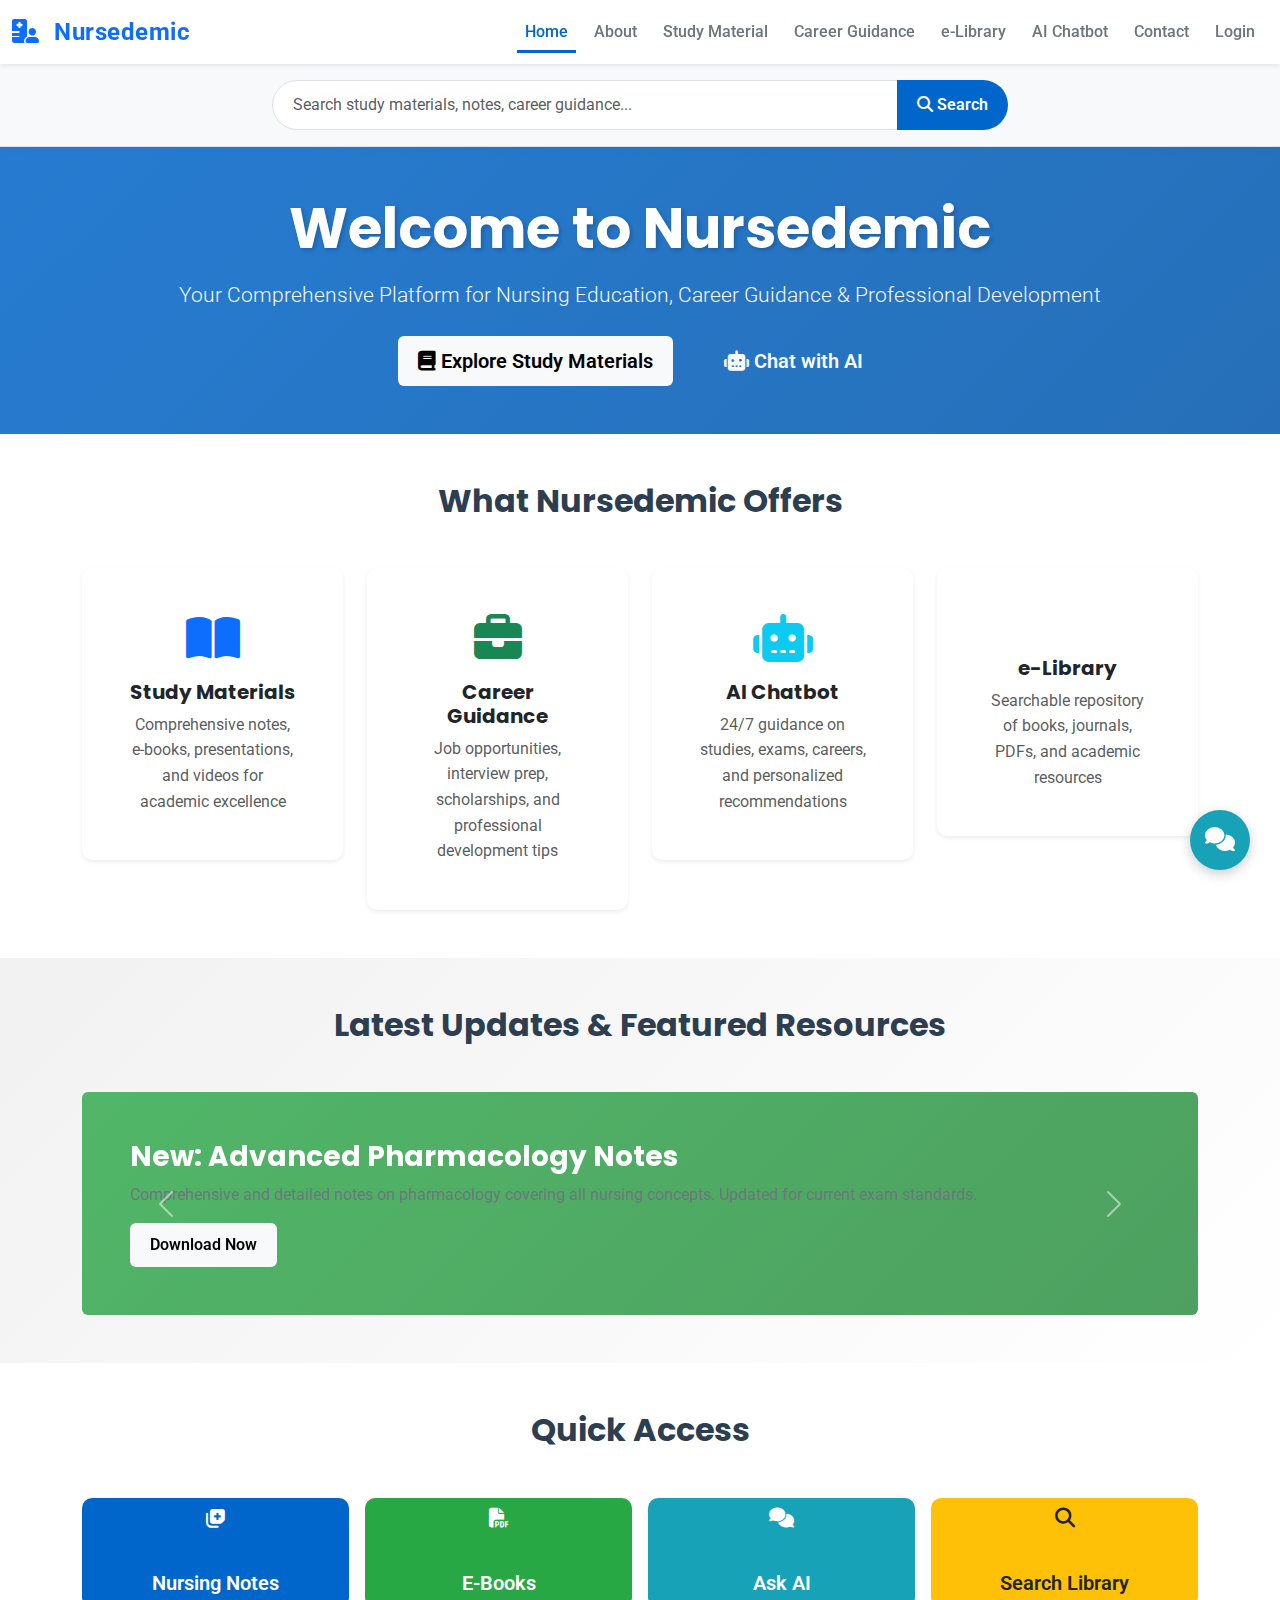
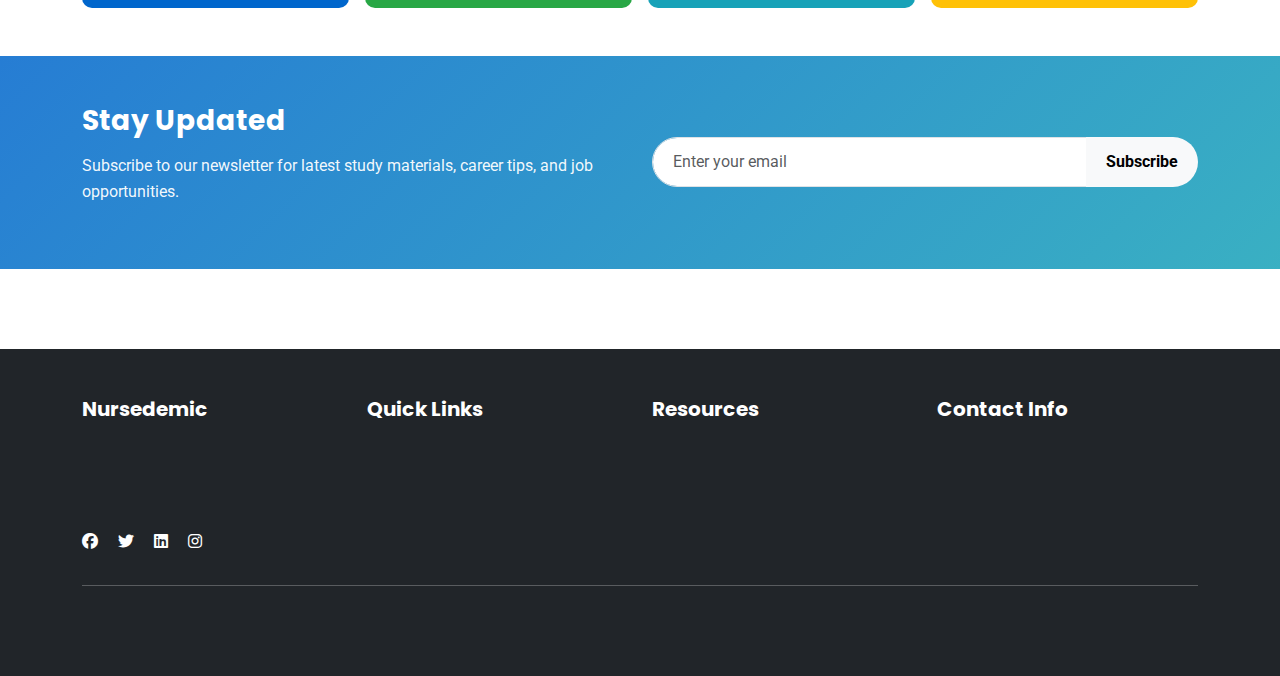
<file: index.html>
<!DOCTYPE html>
<html lang="en">
<head>
    <meta charset="UTF-8">
    <meta name="viewport" content="width=device-width, initial-scale=1.0">
    <title>Nursedemic - Digital Nursing Education & Career Guidance</title>
    <link href="https://cdnjs.cloudflare.com/ajax/libs/bootstrap/5.3.0/css/bootstrap.min.css" rel="stylesheet">
    <link href="https://cdnjs.cloudflare.com/ajax/libs/font-awesome/6.4.0/css/all.min.css" rel="stylesheet">
    <link href="https://fonts.googleapis.com/css2?family=Poppins:wght@300;400;600;700&family=Roboto:wght@300;400;500&display=swap" rel="stylesheet">
    <link href="css/style.css" rel="stylesheet">
</head>
<body>
    <!-- Navigation Bar -->
    <nav class="navbar navbar-expand-lg navbar-light bg-white sticky-top shadow-sm">
        <div class="container-fluid">
            <a class="navbar-brand fw-bold text-primary" href="index.html">
                <i class="fas fa-hospital-user"></i> Nursedemic
            </a>
            <button class="navbar-toggler" type="button" data-bs-toggle="collapse" data-bs-target="#navbarNav" aria-controls="navbarNav" aria-expanded="false" aria-label="Toggle navigation">
                <span class="navbar-toggler-icon"></span>
            </button>
            <div class="collapse navbar-collapse" id="navbarNav">
                <ul class="navbar-nav ms-auto">
                    <li class="nav-item"><a class="nav-link active" href="index.html">Home</a></li>
                    <li class="nav-item"><a class="nav-link" href="about.html">About</a></li>
                    <li class="nav-item"><a class="nav-link" href="study-material.html">Study Material</a></li>
                    <li class="nav-item"><a class="nav-link" href="career-guidance.html">Career Guidance</a></li>
                    <li class="nav-item"><a class="nav-link" href="e-library.html">e-Library</a></li>
                    <li class="nav-item"><a class="nav-link" href="ai-chatbot.html">AI Chatbot</a></li>
                    <li class="nav-item"><a class="nav-link" href="contact.html">Contact</a></li>
                    <li class="nav-item"><a class="nav-link" href="login.html">Login</a></li>
                </ul>
            </div>
        </div>
    </nav>

    <!-- Search Bar -->
    <div class="search-bar-container bg-light py-3 border-bottom">
        <div class="container">
            <div class="row">
                <div class="col-md-8 offset-md-2">
                    <div class="input-group">
                        <input type="text" class="form-control search-input" placeholder="Search study materials, notes, career guidance..." id="searchInput">
                        <button class="btn btn-primary" type="button" onclick="searchMaterials()">
                            <i class="fas fa-search"></i> Search
                        </button>
                    </div>
                </div>
            </div>
        </div>
    </div>

    <!-- Hero Section -->
    <section class="hero-section py-5 text-center text-white">
        <div class="container">
            <h1 class="display-4 fw-bold mb-3">Welcome to Nursedemic</h1>
            <p class="lead mb-4">Your Comprehensive Platform for Nursing Education, Career Guidance & Professional Development</p>
            <div class="hero-buttons">
                <a href="study-material.html" class="btn btn-light btn-lg me-3 hover-effect">
                    <i class="fas fa-book"></i> Explore Study Materials
                </a>
                <a href="ai-chatbot.html" class="btn btn-outline-light btn-lg hover-effect">
                    <i class="fas fa-robot"></i> Chat with AI
                </a>
            </div>
        </div>
    </section>

    <!-- Features Cards -->
    <section class="features-section py-5">
        <div class="container">
            <h2 class="text-center mb-5 fw-bold">What Nursedemic Offers</h2>
            <div class="row g-4">
                <div class="col-md-6 col-lg-3">
                    <div class="feature-card card border-0 shadow-sm hover-card">
                        <div class="card-body text-center">
                            <i class="fas fa-book-open text-primary" style="font-size: 3rem;"></i>
                            <h5 class="card-title mt-3 fw-bold">Study Materials</h5>
                            <p class="card-text text-muted">Comprehensive notes, e-books, presentations, and videos for academic excellence</p>
                        </div>
                    </div>
                </div>
                <div class="col-md-6 col-lg-3">
                    <div class="feature-card card border-0 shadow-sm hover-card">
                        <div class="card-body text-center">
                            <i class="fas fa-briefcase text-success" style="font-size: 3rem;"></i>
                            <h5 class="card-title mt-3 fw-bold">Career Guidance</h5>
                            <p class="card-text text-muted">Job opportunities, interview prep, scholarships, and professional development tips</p>
                        </div>
                    </div>
                </div>
                <div class="col-md-6 col-lg-3">
                    <div class="feature-card card border-0 shadow-sm hover-card">
                        <div class="card-body text-center">
                            <i class="fas fa-robot text-info" style="font-size: 3rem;"></i>
                            <h5 class="card-title mt-3 fw-bold">AI Chatbot</h5>
                            <p class="card-text text-muted">24/7 guidance on studies, exams, careers, and personalized recommendations</p>
                        </div>
                    </div>
                </div>
                <div class="col-md-6 col-lg-3">
                    <div class="feature-card card border-0 shadow-sm hover-card">
                        <div class="card-body text-center">
                            <i class="fas fa-library text-warning" style="font-size: 3rem;"></i>
                            <h5 class="card-title mt-3 fw-bold">e-Library</h5>
                            <p class="card-text text-muted">Searchable repository of books, journals, PDFs, and academic resources</p>
                        </div>
                    </div>
                </div>
            </div>
        </div>
    </section>

    <!-- Carousel/Slider -->
    <section class="carousel-section py-5">
        <div class="container">
            <h2 class="text-center mb-5 fw-bold">Latest Updates & Featured Resources</h2>
            <div id="featuredCarousel" class="carousel slide" data-bs-ride="carousel">
                <div class="carousel-inner">
                    <div class="carousel-item active">
                        <div class="carousel-content bg-gradient-secondary p-5 rounded text-white">
                            <h3 class="fw-bold">New: Advanced Pharmacology Notes</h3>
                            <p>Comprehensive and detailed notes on pharmacology covering all nursing concepts. Updated for current exam standards.</p>
                            <a href="study-material.html" class="btn btn-light">Download Now</a>
                        </div>
                    </div>
                    <div class="carousel-item">
                        <div class="carousel-content bg-gradient-info p-5 rounded text-white">
                            <h3 class="fw-bold">Career Tip: Ace Your NCLEX Exam</h3>
                            <p>Expert strategies and study plans to help you pass the NCLEX on your first attempt. Top tips from nursing professionals.</p>
                            <a href="career-guidance.html" class="btn btn-light">Learn More</a>
                        </div>
                    </div>
                    <div class="carousel-item">
                        <div class="carousel-content bg-gradient-success p-5 rounded text-white">
                            <h3 class="fw-bold">Job Opportunities: Government Hospital Positions</h3>
                            <p>Multiple nursing positions available in leading government hospitals. Apply now for exciting career opportunities.</p>
                            <a href="career-guidance.html" class="btn btn-light">View Jobs</a>
                        </div>
                    </div>
                </div>
                <button class="carousel-control-prev" type="button" data-bs-target="#featuredCarousel" data-bs-slide="prev">
                    <span class="carousel-control-prev-icon"></span>
                </button>
                <button class="carousel-control-next" type="button" data-bs-target="#featuredCarousel" data-bs-slide="next">
                    <span class="carousel-control-next-icon"></span>
                </button>
            </div>
        </div>
    </section>

    <!-- Quick Links Section -->
    <section class="quick-links-section py-5">
        <div class="container">
            <h2 class="text-center mb-5 fw-bold">Quick Access</h2>
            <div class="row g-3 text-center">
                <div class="col-md-3">
                    <a href="study-material.html" class="quick-link-btn btn btn-primary btn-lg w-100 hover-effect">
                        <i class="fas fa-notes-medical"></i><br>Nursing Notes
                    </a>
                </div>
                <div class="col-md-3">
                    <a href="study-material.html" class="quick-link-btn btn btn-success btn-lg w-100 hover-effect">
                        <i class="fas fa-file-pdf"></i><br>E-Books
                    </a>
                </div>
                <div class="col-md-3">
                    <a href="ai-chatbot.html" class="quick-link-btn btn btn-info btn-lg w-100 hover-effect">
                        <i class="fas fa-comments"></i><br>Ask AI
                    </a>
                </div>
                <div class="col-md-3">
                    <a href="e-library.html" class="quick-link-btn btn btn-warning btn-lg w-100 hover-effect">
                        <i class="fas fa-search"></i><br>Search Library
                    </a>
                </div>
            </div>
        </div>
    </section>

    <!-- Newsletter Section -->
    <section class="newsletter-section py-5">
        <div class="container">
            <div class="row align-items-center">
                <div class="col-md-6">
                    <h3 class="fw-bold mb-3">Stay Updated</h3>
                    <p>Subscribe to our newsletter for latest study materials, career tips, and job opportunities.</p>
                </div>
                <div class="col-md-6">
                    <form id="newsletterForm">
                        <div class="input-group">
                            <input type="email" class="form-control" placeholder="Enter your email" required>
                            <button class="btn btn-light fw-bold" type="submit">Subscribe</button>
                        </div>
                    </form>
                </div>
            </div>
        </div>
    </section>

    <!-- Footer -->
    <footer class="footer bg-dark text-white py-5">
        <div class="container">
            <div class="row g-4">
                <div class="col-md-3">
                    <h5 class="fw-bold mb-3">Nursedemic</h5>
                    <p class="text-muted">Your comprehensive nursing education platform for academic excellence and career growth.</p>
                    <div class="social-links mt-3">
                        <a href="#" class="text-white me-3 hover-effect"><i class="fab fa-facebook"></i></a>
                        <a href="#" class="text-white me-3 hover-effect"><i class="fab fa-twitter"></i></a>
                        <a href="#" class="text-white me-3 hover-effect"><i class="fab fa-linkedin"></i></a>
                        <a href="#" class="text-white hover-effect"><i class="fab fa-instagram"></i></a>
                    </div>
                </div>
                <div class="col-md-3">
                    <h5 class="fw-bold mb-3">Quick Links</h5>
                    <ul class="list-unstyled">
                        <li><a href="index.html" class="text-muted text-decoration-none hover-link">Home</a></li>
                        <li><a href="about.html" class="text-muted text-decoration-none hover-link">About</a></li>
                        <li><a href="study-material.html" class="text-muted text-decoration-none hover-link">Study Materials</a></li>
                        <li><a href="career-guidance.html" class="text-muted text-decoration-none hover-link">Career Guidance</a></li>
                    </ul>
                </div>
                <div class="col-md-3">
                    <h5 class="fw-bold mb-3">Resources</h5>
                    <ul class="list-unstyled">
                        <li><a href="e-library.html" class="text-muted text-decoration-none hover-link">e-Library</a></li>
                        <li><a href="ai-chatbot.html" class="text-muted text-decoration-none hover-link">AI Chatbot</a></li>
                        <li><a href="contact.html" class="text-muted text-decoration-none hover-link">Contact Us</a></li>
                        <li><a href="login.html" class="text-muted text-decoration-none hover-link">Login/Signup</a></li>
                    </ul>
                </div>
                <div class="col-md-3">
                    <h5 class="fw-bold mb-3">Contact Info</h5>
                    <p class="text-muted"><i class="fas fa-envelope"></i> info@nursedemic.com</p>
                    <p class="text-muted"><i class="fas fa-phone"></i> +1 (800) 123-4567</p>
                    <p class="text-muted"><i class="fas fa-map-marker-alt"></i> Nursing Hub, Education City</p>
                </div>
            </div>
            <hr class="bg-secondary mt-4">
            <div class="row">
                <div class="col-md-6">
                    <p class="text-muted mb-0">&copy; 2026 Nursedemic. All rights reserved.</p>
                </div>
                <div class="col-md-6 text-md-end">
                    <a href="#" class="text-muted text-decoration-none me-3">Privacy Policy</a>
                    <a href="#" class="text-muted text-decoration-none">Terms of Service</a>
                </div>
            </div>
        </div>
    </footer>

    <!-- AI Chatbot Floating Button -->
    <button id="chatbotBtn" class="chatbot-floating-btn" onclick="openChatbot()">
        <i class="fas fa-comments"></i>
    </button>

    <script src="https://cdnjs.cloudflare.com/ajax/libs/bootstrap/5.3.0/js/bootstrap.bundle.min.js"></script>
    <script src="js/main.js"></script>
</body>
</html>
</file>
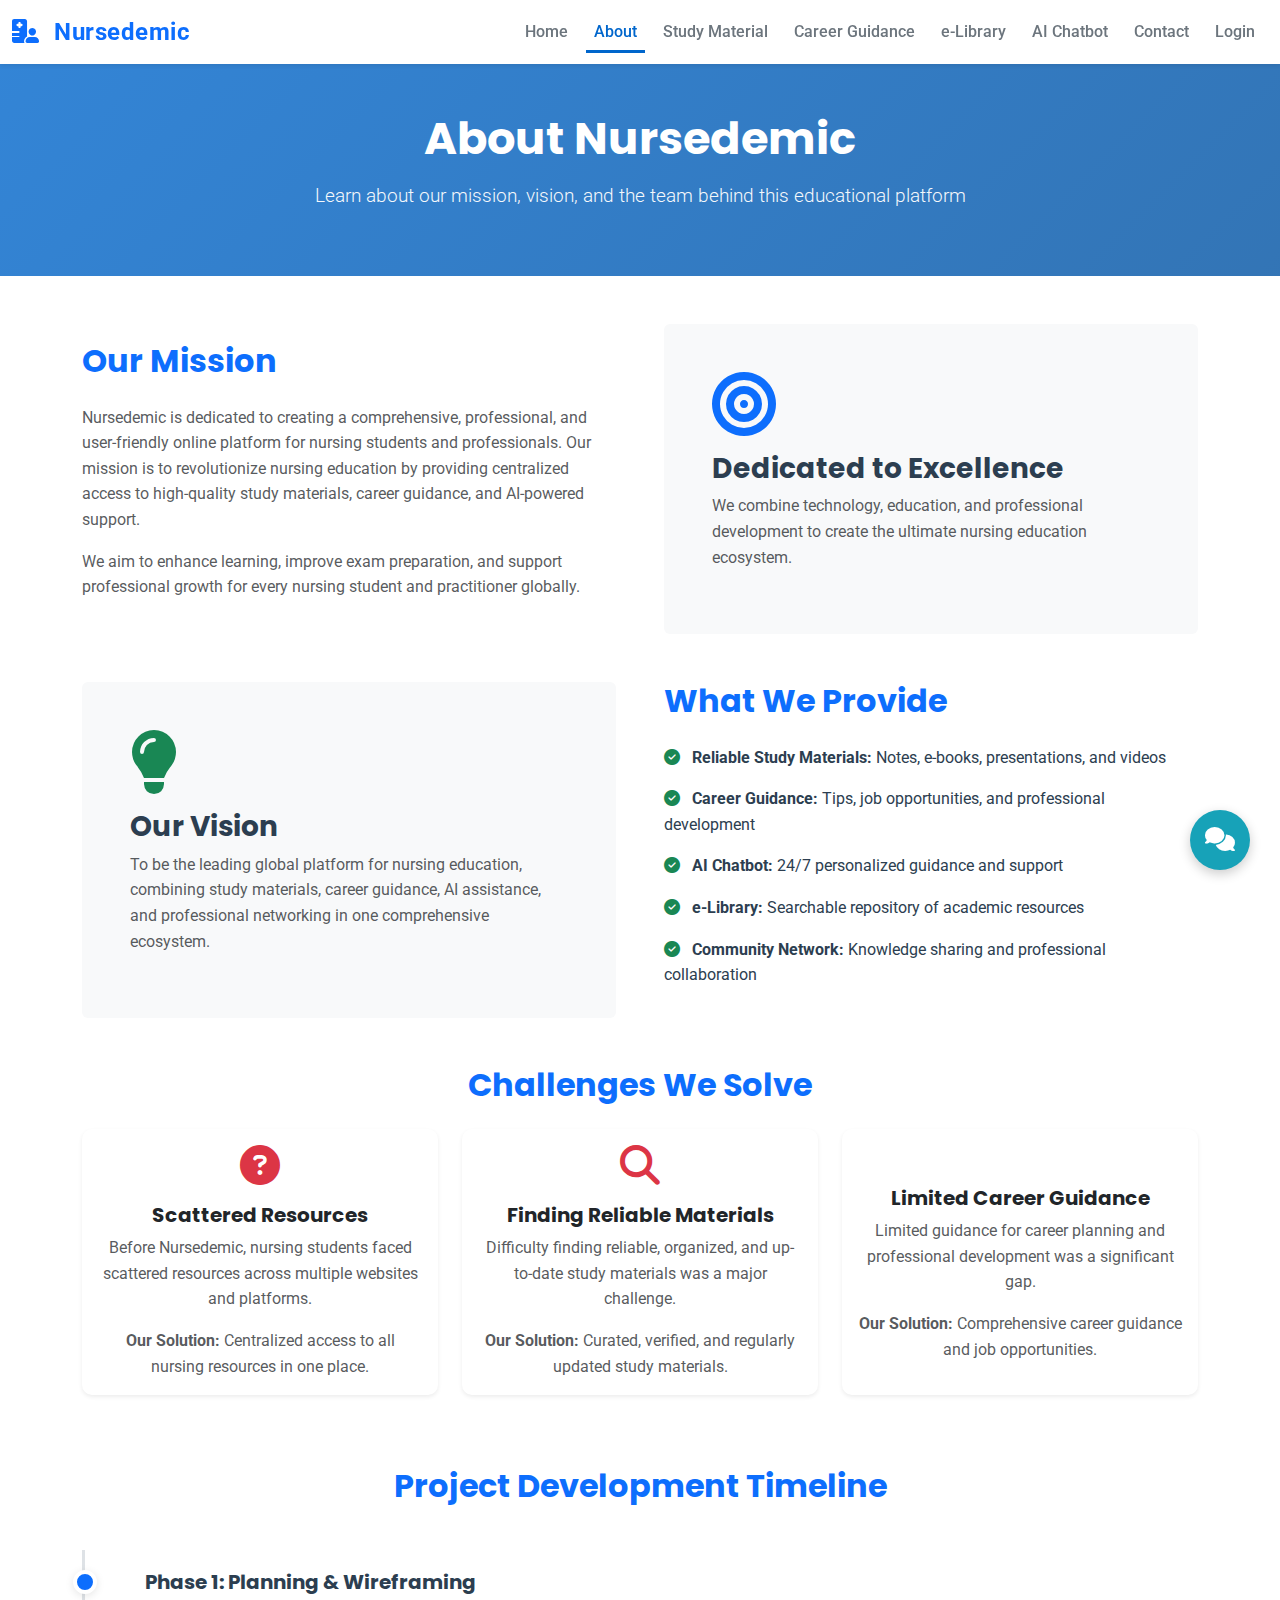
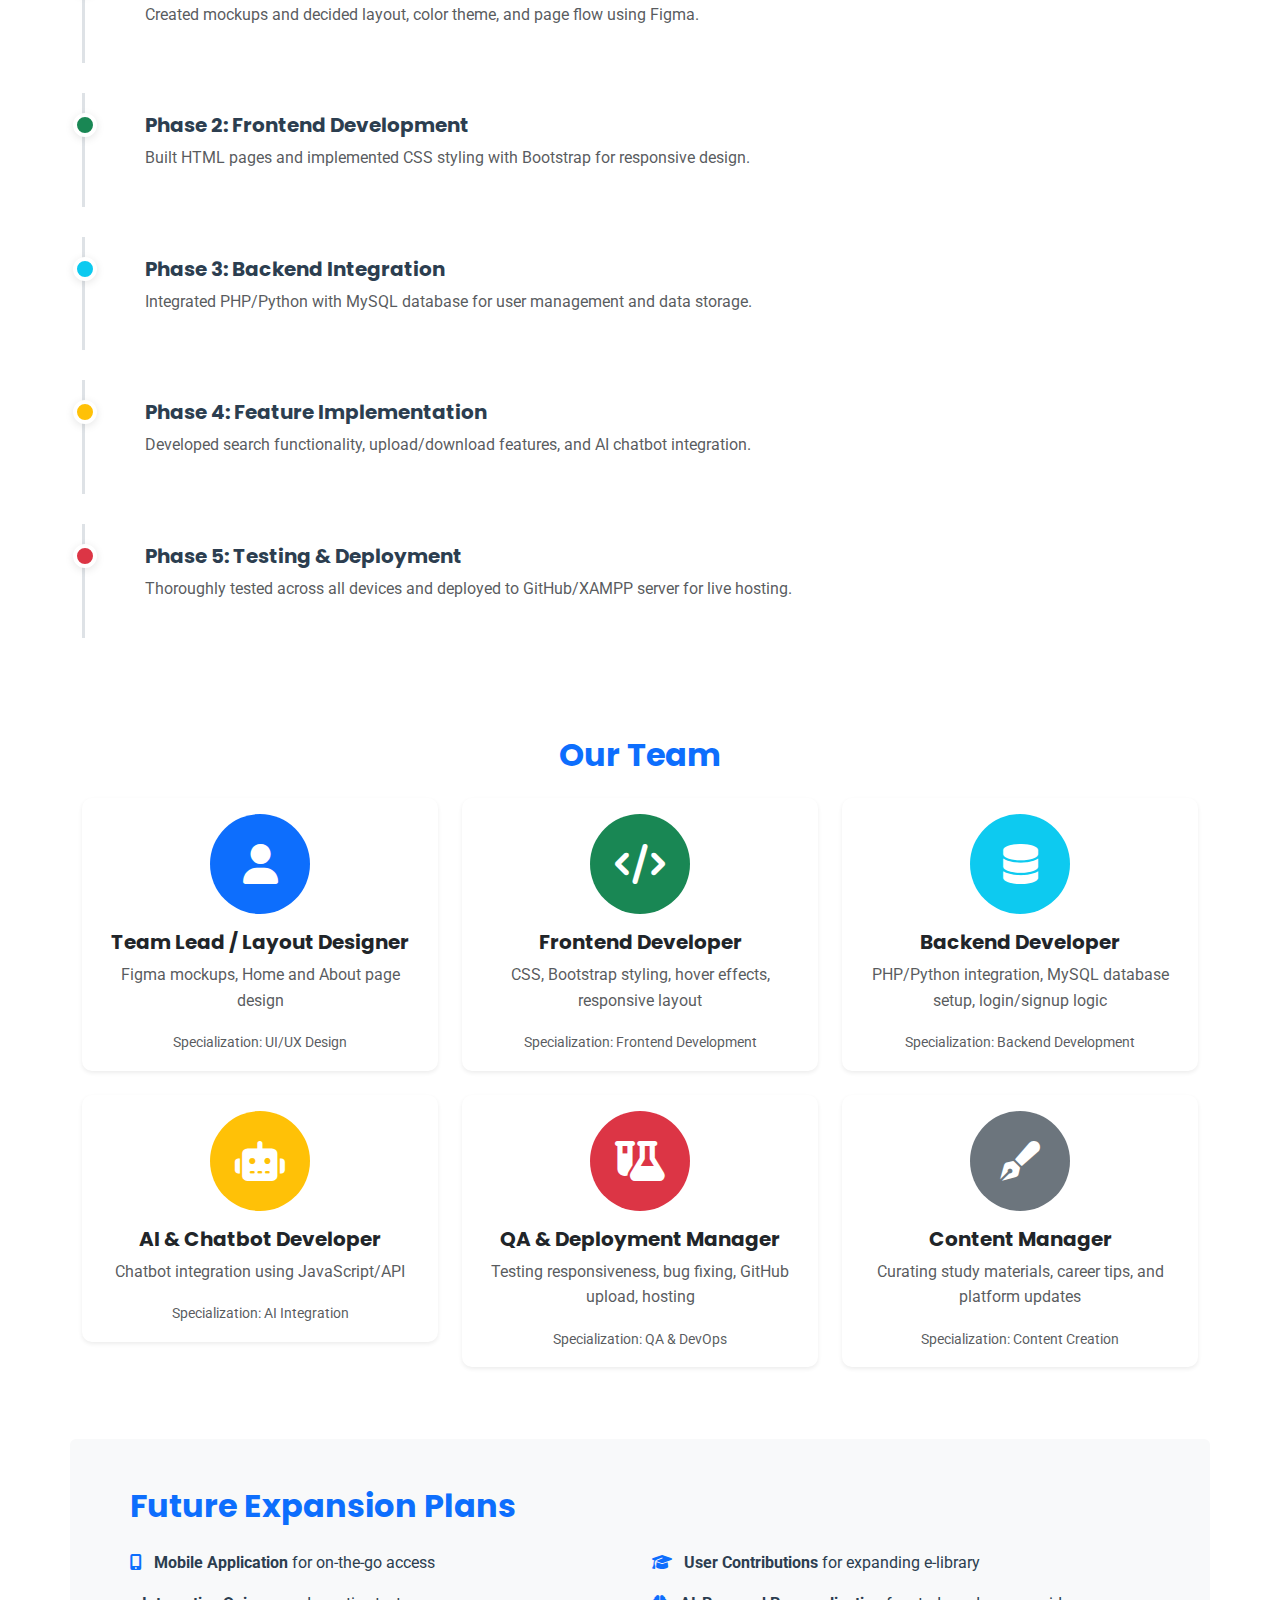
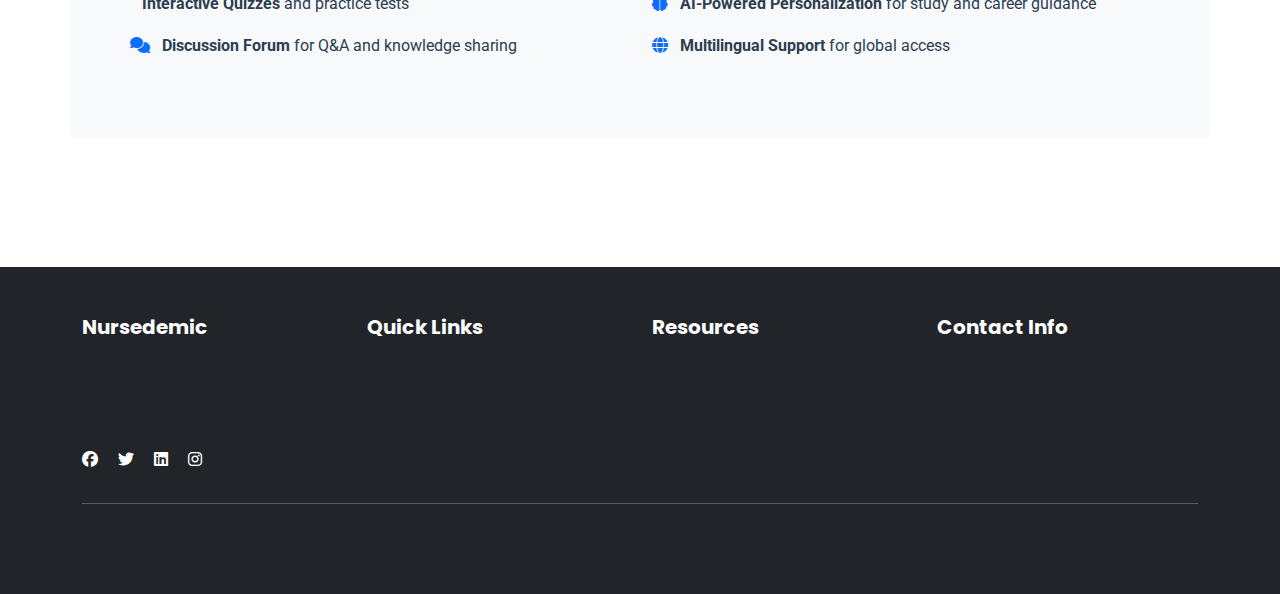
<file: about.html>
<!DOCTYPE html>
<html lang="en">
<head>
    <meta charset="UTF-8">
    <meta name="viewport" content="width=device-width, initial-scale=1.0">
    <title>About - Nursedemic</title>
    <link href="https://cdnjs.cloudflare.com/ajax/libs/bootstrap/5.3.0/css/bootstrap.min.css" rel="stylesheet">
    <link href="https://cdnjs.cloudflare.com/ajax/libs/font-awesome/6.4.0/css/all.min.css" rel="stylesheet">
    <link href="https://fonts.googleapis.com/css2?family=Poppins:wght@300;400;600;700&family=Roboto:wght@300;400;500&display=swap" rel="stylesheet">
    <link href="css/style.css" rel="stylesheet">
</head>
<body>
    <!-- Navigation Bar -->
    <nav class="navbar navbar-expand-lg navbar-light bg-white sticky-top shadow-sm">
        <div class="container-fluid">
            <a class="navbar-brand fw-bold text-primary" href="index.html">
                <i class="fas fa-hospital-user"></i> Nursedemic
            </a>
            <button class="navbar-toggler" type="button" data-bs-toggle="collapse" data-bs-target="#navbarNav" aria-controls="navbarNav" aria-expanded="false" aria-label="Toggle navigation">
                <span class="navbar-toggler-icon"></span>
            </button>
            <div class="collapse navbar-collapse" id="navbarNav">
                <ul class="navbar-nav ms-auto">
                    <li class="nav-item"><a class="nav-link" href="index.html">Home</a></li>
                    <li class="nav-item"><a class="nav-link active" href="about.html">About</a></li>
                    <li class="nav-item"><a class="nav-link" href="study-material.html">Study Material</a></li>
                    <li class="nav-item"><a class="nav-link" href="career-guidance.html">Career Guidance</a></li>
                    <li class="nav-item"><a class="nav-link" href="e-library.html">e-Library</a></li>
                    <li class="nav-item"><a class="nav-link" href="ai-chatbot.html">AI Chatbot</a></li>
                    <li class="nav-item"><a class="nav-link" href="contact.html">Contact</a></li>
                    <li class="nav-item"><a class="nav-link" href="login.html">Login</a></li>
                </ul>
            </div>
        </div>
    </nav>

    <!-- Page Header -->
    <section class="page-header about-hero text-white py-5">
        <div class="container">
            <h1 class="display-4 fw-bold">About Nursedemic</h1>
            <p class="lead">Learn about our mission, vision, and the team behind this educational platform</p>
        </div>
    </section>

    <!-- Main Content -->
    <section class="about-section py-5">
        <div class="container">
            <!-- Mission & Vision -->
            <div class="row align-items-center mb-5 g-5">
                <div class="col-md-6">
                    <h2 class="fw-bold mb-4 text-primary">Our Mission</h2>
                    <p class="text-muted">Nursedemic is dedicated to creating a comprehensive, professional, and user-friendly online platform for nursing students and professionals. Our mission is to revolutionize nursing education by providing centralized access to high-quality study materials, career guidance, and AI-powered support.</p>
                    <p class="text-muted">We aim to enhance learning, improve exam preparation, and support professional growth for every nursing student and practitioner globally.</p>
                </div>
                <div class="col-md-6">
                    <div class="bg-light p-5 rounded">
                        <i class="fas fa-bullseye text-primary" style="font-size: 4rem;"></i>
                        <h3 class="fw-bold mt-3">Dedicated to Excellence</h3>
                        <p class="text-muted">We combine technology, education, and professional development to create the ultimate nursing education ecosystem.</p>
                    </div>
                </div>
            </div>

            <!-- Project Objectives -->
            <div class="row mb-5 g-5">
                <div class="col-md-6">
                    <div class="bg-light p-5 rounded">
                        <i class="fas fa-lightbulb text-success" style="font-size: 4rem;"></i>
                        <h3 class="fw-bold mt-3">Our Vision</h3>
                        <p class="text-muted">To be the leading global platform for nursing education, combining study materials, career guidance, AI assistance, and professional networking in one comprehensive ecosystem.</p>
                    </div>
                </div>
                <div class="col-md-6">
                    <h2 class="fw-bold mb-4 text-primary">What We Provide</h2>
                    <ul class="list-unstyled">
                        <li class="mb-3"><i class="fas fa-check-circle text-success me-2"></i> <strong>Reliable Study Materials:</strong> Notes, e-books, presentations, and videos</li>
                        <li class="mb-3"><i class="fas fa-check-circle text-success me-2"></i> <strong>Career Guidance:</strong> Tips, job opportunities, and professional development</li>
                        <li class="mb-3"><i class="fas fa-check-circle text-success me-2"></i> <strong>AI Chatbot:</strong> 24/7 personalized guidance and support</li>
                        <li class="mb-3"><i class="fas fa-check-circle text-success me-2"></i> <strong>e-Library:</strong> Searchable repository of academic resources</li>
                        <li class="mb-3"><i class="fas fa-check-circle text-success me-2"></i> <strong>Community Network:</strong> Knowledge sharing and professional collaboration</li>
                    </ul>
                </div>
            </div>

            <!-- Problems We Solve -->
            <div class="row mb-5">
                <div class="col-12">
                    <h2 class="fw-bold mb-4 text-center text-primary">Challenges We Solve</h2>
                </div>
                <div class="col-md-4 mb-4">
                    <div class="card border-0 shadow-sm h-100">
                        <div class="card-body text-center">
                            <i class="fas fa-question-circle text-danger" style="font-size: 2.5rem;"></i>
                            <h5 class="card-title fw-bold mt-3">Scattered Resources</h5>
                            <p class="card-text text-muted">Before Nursedemic, nursing students faced scattered resources across multiple websites and platforms.</p>
                            <p class="card-text text-muted"><strong>Our Solution:</strong> Centralized access to all nursing resources in one place.</p>
                        </div>
                    </div>
                </div>
                <div class="col-md-4 mb-4">
                    <div class="card border-0 shadow-sm h-100">
                        <div class="card-body text-center">
                            <i class="fas fa-search text-danger" style="font-size: 2.5rem;"></i>
                            <h5 class="card-title fw-bold mt-3">Finding Reliable Materials</h5>
                            <p class="card-text text-muted">Difficulty finding reliable, organized, and up-to-date study materials was a major challenge.</p>
                            <p class="card-text text-muted"><strong>Our Solution:</strong> Curated, verified, and regularly updated study materials.</p>
                        </div>
                    </div>
                </div>
                <div class="col-md-4 mb-4">
                    <div class="card border-0 shadow-sm h-100">
                        <div class="card-body text-center">
                            <i class="fas fa-career text-danger" style="font-size: 2.5rem;"></i>
                            <h5 class="card-title fw-bold mt-3">Limited Career Guidance</h5>
                            <p class="card-text text-muted">Limited guidance for career planning and professional development was a significant gap.</p>
                            <p class="card-text text-muted"><strong>Our Solution:</strong> Comprehensive career guidance and job opportunities.</p>
                        </div>
                    </div>
                </div>
            </div>

            <!-- Timeline / Development Stages -->
            <div class="row mb-5">
                <div class="col-12">
                    <h2 class="fw-bold mb-4 text-center text-primary">Project Development Timeline</h2>
                </div>
                <div class="col-12">
                    <div class="timeline">
                        <div class="timeline-item">
                            <div class="timeline-marker bg-primary"></div>
                            <div class="timeline-content">
                                <h5 class="fw-bold">Phase 1: Planning & Wireframing</h5>
                                <p class="text-muted">Created mockups and decided layout, color theme, and page flow using Figma.</p>
                            </div>
                        </div>
                        <div class="timeline-item">
                            <div class="timeline-marker bg-success"></div>
                            <div class="timeline-content">
                                <h5 class="fw-bold">Phase 2: Frontend Development</h5>
                                <p class="text-muted">Built HTML pages and implemented CSS styling with Bootstrap for responsive design.</p>
                            </div>
                        </div>
                        <div class="timeline-item">
                            <div class="timeline-marker bg-info"></div>
                            <div class="timeline-content">
                                <h5 class="fw-bold">Phase 3: Backend Integration</h5>
                                <p class="text-muted">Integrated PHP/Python with MySQL database for user management and data storage.</p>
                            </div>
                        </div>
                        <div class="timeline-item">
                            <div class="timeline-marker bg-warning"></div>
                            <div class="timeline-content">
                                <h5 class="fw-bold">Phase 4: Feature Implementation</h5>
                                <p class="text-muted">Developed search functionality, upload/download features, and AI chatbot integration.</p>
                            </div>
                        </div>
                        <div class="timeline-item">
                            <div class="timeline-marker bg-danger"></div>
                            <div class="timeline-content">
                                <h5 class="fw-bold">Phase 5: Testing & Deployment</h5>
                                <p class="text-muted">Thoroughly tested across all devices and deployed to GitHub/XAMPP server for live hosting.</p>
                            </div>
                        </div>
                    </div>
                </div>
            </div>

            <!-- Team Members -->
            <div class="row mb-5">
                <div class="col-12">
                    <h2 class="fw-bold mb-4 text-center text-primary">Our Team</h2>
                </div>
                <div class="col-md-6 col-lg-4 mb-4">
                    <div class="card border-0 shadow-sm text-center hover-card">
                        <div class="card-body">
                            <div class="team-avatar bg-primary text-white rounded-circle mx-auto mb-3" style="width: 100px; height: 100px; display: flex; align-items: center; justify-content: center;">
                                <i class="fas fa-user" style="font-size: 2.5rem;"></i>
                            </div>
                            <h5 class="fw-bold">Team Lead / Layout Designer</h5>
                            <p class="text-muted">Figma mockups, Home and About page design</p>
                            <small class="text-muted">Specialization: UI/UX Design</small>
                        </div>
                    </div>
                </div>
                <div class="col-md-6 col-lg-4 mb-4">
                    <div class="card border-0 shadow-sm text-center hover-card">
                        <div class="card-body">
                            <div class="team-avatar bg-success text-white rounded-circle mx-auto mb-3" style="width: 100px; height: 100px; display: flex; align-items: center; justify-content: center;">
                                <i class="fas fa-code" style="font-size: 2.5rem;"></i>
                            </div>
                            <h5 class="fw-bold">Frontend Developer</h5>
                            <p class="text-muted">CSS, Bootstrap styling, hover effects, responsive layout</p>
                            <small class="text-muted">Specialization: Frontend Development</small>
                        </div>
                    </div>
                </div>
                <div class="col-md-6 col-lg-4 mb-4">
                    <div class="card border-0 shadow-sm text-center hover-card">
                        <div class="card-body">
                            <div class="team-avatar bg-info text-white rounded-circle mx-auto mb-3" style="width: 100px; height: 100px; display: flex; align-items: center; justify-content: center;">
                                <i class="fas fa-database" style="font-size: 2.5rem;"></i>
                            </div>
                            <h5 class="fw-bold">Backend Developer</h5>
                            <p class="text-muted">PHP/Python integration, MySQL database setup, login/signup logic</p>
                            <small class="text-muted">Specialization: Backend Development</small>
                        </div>
                    </div>
                </div>
                <div class="col-md-6 col-lg-4 mb-4">
                    <div class="card border-0 shadow-sm text-center hover-card">
                        <div class="card-body">
                            <div class="team-avatar bg-warning text-white rounded-circle mx-auto mb-3" style="width: 100px; height: 100px; display: flex; align-items: center; justify-content: center;">
                                <i class="fas fa-robot" style="font-size: 2.5rem;"></i>
                            </div>
                            <h5 class="fw-bold">AI & Chatbot Developer</h5>
                            <p class="text-muted">Chatbot integration using JavaScript/API</p>
                            <small class="text-muted">Specialization: AI Integration</small>
                        </div>
                    </div>
                </div>
                <div class="col-md-6 col-lg-4 mb-4">
                    <div class="card border-0 shadow-sm text-center hover-card">
                        <div class="card-body">
                            <div class="team-avatar bg-danger text-white rounded-circle mx-auto mb-3" style="width: 100px; height: 100px; display: flex; align-items: center; justify-content: center;">
                                <i class="fas fa-flask-vial" style="font-size: 2.5rem;"></i>
                            </div>
                            <h5 class="fw-bold">QA & Deployment Manager</h5>
                            <p class="text-muted">Testing responsiveness, bug fixing, GitHub upload, hosting</p>
                            <small class="text-muted">Specialization: QA & DevOps</small>
                        </div>
                    </div>
                </div>
                <div class="col-md-6 col-lg-4 mb-4">
                    <div class="card border-0 shadow-sm text-center hover-card">
                        <div class="card-body">
                            <div class="team-avatar bg-secondary text-white rounded-circle mx-auto mb-3" style="width: 100px; height: 100px; display: flex; align-items: center; justify-content: center;">
                                <i class="fas fa-pen-fancy" style="font-size: 2.5rem;"></i>
                            </div>
                            <h5 class="fw-bold">Content Manager</h5>
                            <p class="text-muted">Curating study materials, career tips, and platform updates</p>
                            <small class="text-muted">Specialization: Content Creation</small>
                        </div>
                    </div>
                </div>
            </div>

            <!-- Future Expansion Plans -->
            <div class="row bg-light p-5 rounded">
                <div class="col-12">
                    <h2 class="fw-bold mb-4 text-primary">Future Expansion Plans</h2>
                </div>
                <div class="col-md-6 mb-3">
                    <ul class="list-unstyled">
                        <li class="mb-3"><i class="fas fa-mobile-alt text-primary me-2"></i> <strong>Mobile Application</strong> for on-the-go access</li>
                        <li class="mb-3"><i class="fas fa-quiz text-primary me-2"></i> <strong>Interactive Quizzes</strong> and practice tests</li>
                        <li class="mb-3"><i class="fas fa-comments text-primary me-2"></i> <strong>Discussion Forum</strong> for Q&A and knowledge sharing</li>
                    </ul>
                </div>
                <div class="col-md-6 mb-3">
                    <ul class="list-unstyled">
                        <li class="mb-3"><i class="fas fa-graduation-cap text-primary me-2"></i> <strong>User Contributions</strong> for expanding e-library</li>
                        <li class="mb-3"><i class="fas fa-brain text-primary me-2"></i> <strong>AI-Powered Personalization</strong> for study and career guidance</li>
                        <li class="mb-3"><i class="fas fa-globe text-primary me-2"></i> <strong>Multilingual Support</strong> for global access</li>
                    </ul>
                </div>
            </div>
        </div>
    </section>

    <!-- Footer -->
    <footer class="footer bg-dark text-white py-5">
        <div class="container">
            <div class="row g-4">
                <div class="col-md-3">
                    <h5 class="fw-bold mb-3">Nursedemic</h5>
                    <p class="text-muted">Your comprehensive nursing education platform for academic excellence and career growth.</p>
                    <div class="social-links mt-3">
                        <a href="#" class="text-white me-3 hover-effect"><i class="fab fa-facebook"></i></a>
                        <a href="#" class="text-white me-3 hover-effect"><i class="fab fa-twitter"></i></a>
                        <a href="#" class="text-white me-3 hover-effect"><i class="fab fa-linkedin"></i></a>
                        <a href="#" class="text-white hover-effect"><i class="fab fa-instagram"></i></a>
                    </div>
                </div>
                <div class="col-md-3">
                    <h5 class="fw-bold mb-3">Quick Links</h5>
                    <ul class="list-unstyled">
                        <li><a href="index.html" class="text-muted text-decoration-none hover-link">Home</a></li>
                        <li><a href="about.html" class="text-muted text-decoration-none hover-link">About</a></li>
                        <li><a href="study-material.html" class="text-muted text-decoration-none hover-link">Study Materials</a></li>
                        <li><a href="career-guidance.html" class="text-muted text-decoration-none hover-link">Career Guidance</a></li>
                    </ul>
                </div>
                <div class="col-md-3">
                    <h5 class="fw-bold mb-3">Resources</h5>
                    <ul class="list-unstyled">
                        <li><a href="e-library.html" class="text-muted text-decoration-none hover-link">e-Library</a></li>
                        <li><a href="ai-chatbot.html" class="text-muted text-decoration-none hover-link">AI Chatbot</a></li>
                        <li><a href="contact.html" class="text-muted text-decoration-none hover-link">Contact Us</a></li>
                        <li><a href="login.html" class="text-muted text-decoration-none hover-link">Login/Signup</a></li>
                    </ul>
                </div>
                <div class="col-md-3">
                    <h5 class="fw-bold mb-3">Contact Info</h5>
                    <p class="text-muted"><i class="fas fa-envelope"></i> info@nursedemic.com</p>
                    <p class="text-muted"><i class="fas fa-phone"></i> +1 (800) 123-4567</p>
                    <p class="text-muted"><i class="fas fa-map-marker-alt"></i> Nursing Hub, Education City</p>
                </div>
            </div>
            <hr class="bg-secondary mt-4">
            <div class="row">
                <div class="col-md-6">
                    <p class="text-muted mb-0">&copy; 2026 Nursedemic. All rights reserved.</p>
                </div>
                <div class="col-md-6 text-md-end">
                    <a href="#" class="text-muted text-decoration-none me-3">Privacy Policy</a>
                    <a href="#" class="text-muted text-decoration-none">Terms of Service</a>
                </div>
            </div>
        </div>
    </footer>

    <!-- AI Chatbot Floating Button -->
    <button id="chatbotBtn" class="chatbot-floating-btn" onclick="openChatbot()">
        <i class="fas fa-comments"></i>
    </button>

    <script src="https://cdnjs.cloudflare.com/ajax/libs/bootstrap/5.3.0/js/bootstrap.bundle.min.js"></script>
    <script src="js/main.js"></script>
</body>
</html>
</file>
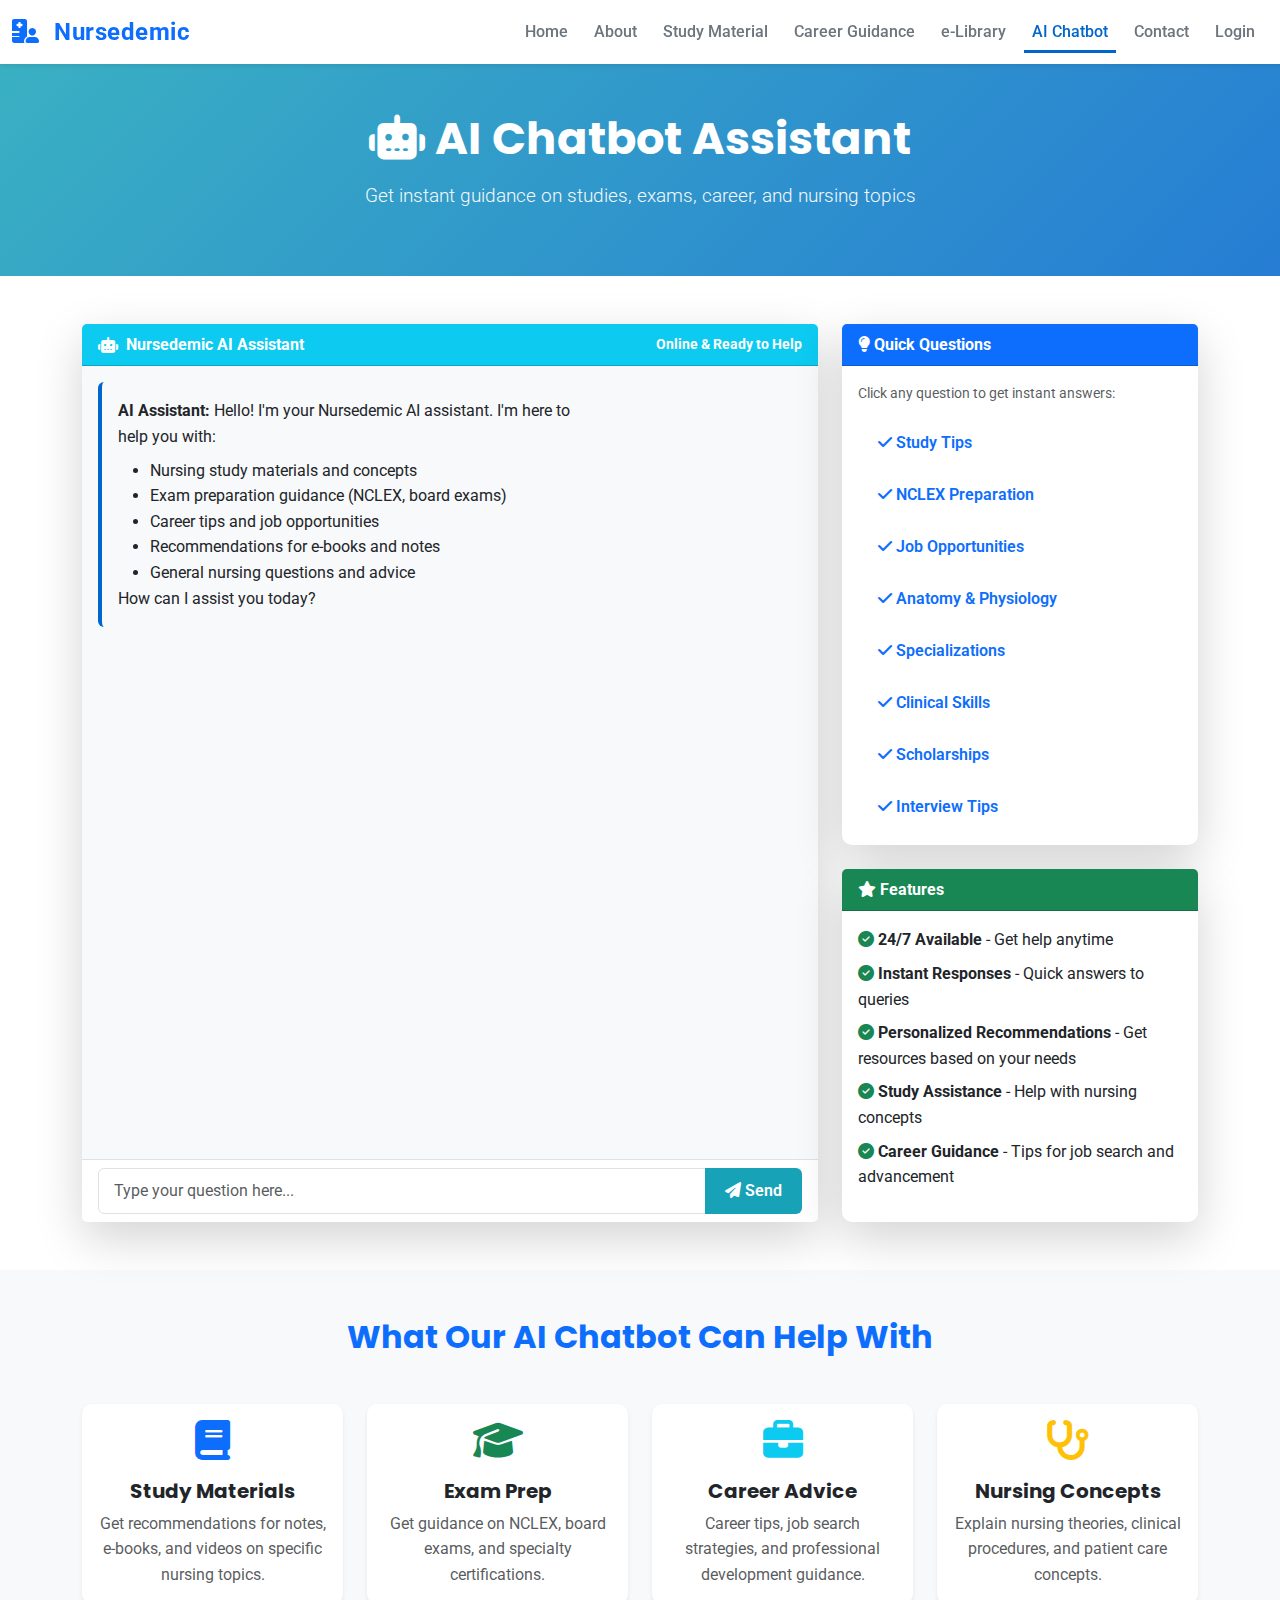
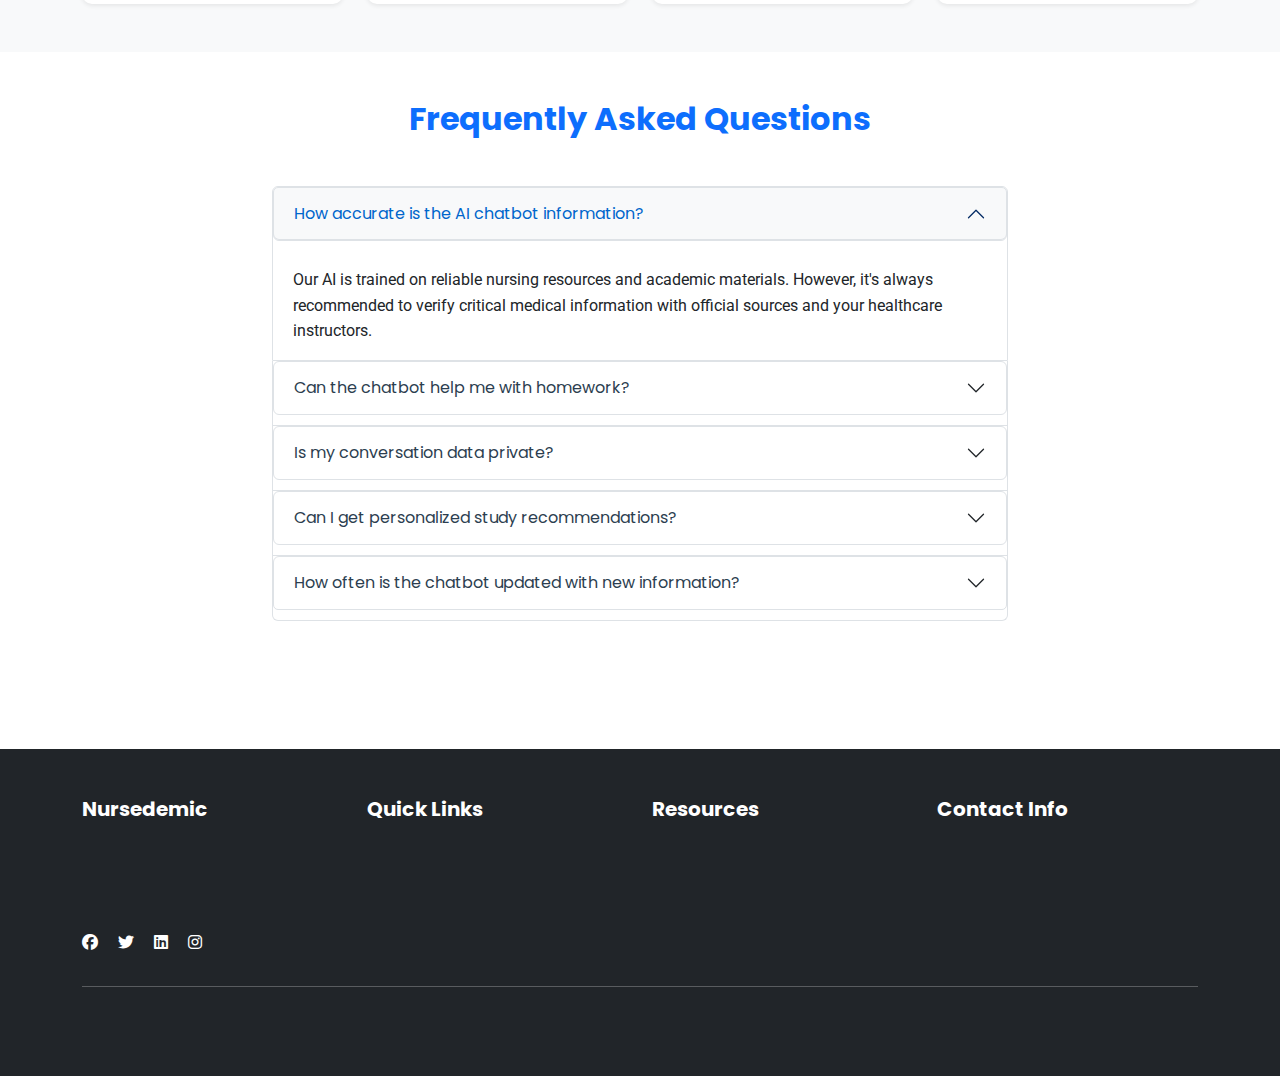
<file: ai-chatbot.html>
<!DOCTYPE html>
<html lang="en">
<head>
    <meta charset="UTF-8">
    <meta name="viewport" content="width=device-width, initial-scale=1.0">
    <title>AI Chatbot - Nursedemic</title>
    <link href="https://cdnjs.cloudflare.com/ajax/libs/bootstrap/5.3.0/css/bootstrap.min.css" rel="stylesheet">
    <link href="https://cdnjs.cloudflare.com/ajax/libs/font-awesome/6.4.0/css/all.min.css" rel="stylesheet">
    <link href="https://fonts.googleapis.com/css2?family=Poppins:wght@300;400;600;700&family=Roboto:wght@300;400;500&display=swap" rel="stylesheet">
    <link href="css/style.css" rel="stylesheet">
</head>
<body>
    <!-- Navigation Bar -->
    <nav class="navbar navbar-expand-lg navbar-light bg-white sticky-top shadow-sm">
        <div class="container-fluid">
            <a class="navbar-brand fw-bold text-primary" href="index.html">
                <i class="fas fa-hospital-user"></i> Nursedemic
            </a>
            <button class="navbar-toggler" type="button" data-bs-toggle="collapse" data-bs-target="#navbarNav" aria-controls="navbarNav" aria-expanded="false" aria-label="Toggle navigation">
                <span class="navbar-toggler-icon"></span>
            </button>
            <div class="collapse navbar-collapse" id="navbarNav">
                <ul class="navbar-nav ms-auto">
                    <li class="nav-item"><a class="nav-link" href="index.html">Home</a></li>
                    <li class="nav-item"><a class="nav-link" href="about.html">About</a></li>
                    <li class="nav-item"><a class="nav-link" href="study-material.html">Study Material</a></li>
                    <li class="nav-item"><a class="nav-link" href="career-guidance.html">Career Guidance</a></li>
                    <li class="nav-item"><a class="nav-link" href="e-library.html">e-Library</a></li>
                    <li class="nav-item"><a class="nav-link active" href="ai-chatbot.html">AI Chatbot</a></li>
                    <li class="nav-item"><a class="nav-link" href="contact.html">Contact</a></li>
                    <li class="nav-item"><a class="nav-link" href="login.html">Login</a></li>
                </ul>
            </div>
        </div>
    </nav>

    <!-- Page Header -->
    <section class="page-header chatbot-hero text-white py-5">
        <div class="container">
            <h1 class="display-4 fw-bold">
                <i class="fas fa-robot"></i> AI Chatbot Assistant
            </h1>
            <p class="lead">Get instant guidance on studies, exams, career, and nursing topics</p>
        </div>
    </section>

    <!-- Main Chatbot Section -->
    <section class="chatbot-section py-5">
        <div class="container">
            <div class="row g-4">
                <!-- Chatbot Interface -->
                <div class="col-lg-8">
                    <div class="card border-0 shadow-lg h-100 d-flex flex-column">
                        <div class="card-header bg-info text-white fw-bold d-flex align-items-center">
                            <i class="fas fa-robot me-2"></i>
                            Nursedemic AI Assistant
                            <small class="ms-auto">Online & Ready to Help</small>
                        </div>
                        <div id="chatContainer" class="card-body chat-container" style="height: 500px; overflow-y: auto; background-color: #f8f9fa;">
                            <!-- Chat messages will appear here -->
                            <div class="message bot-message mb-3">
                                <div class="message-content bg-light p-3 rounded">
                                    <strong>AI Assistant:</strong> Hello! I'm your Nursedemic AI assistant. I'm here to help you with:
                                    <ul class="mt-2 mb-0">
                                        <li>Nursing study materials and concepts</li>
                                        <li>Exam preparation guidance (NCLEX, board exams)</li>
                                        <li>Career tips and job opportunities</li>
                                        <li>Recommendations for e-books and notes</li>
                                        <li>General nursing questions and advice</li>
                                    </ul>
                                    How can I assist you today?
                                </div>
                            </div>
                        </div>
                        <div class="card-footer bg-white border-top">
                            <div class="input-group">
                                <input type="text" id="chatInput" class="form-control" placeholder="Type your question here..." onkeypress="handleEnter(event)">
                                <button class="btn btn-info" type="button" onclick="sendMessage()">
                                    <i class="fas fa-paper-plane"></i> Send
                                </button>
                            </div>
                        </div>
                    </div>
                </div>

                <!-- Quick Questions Sidebar -->
                <div class="col-lg-4">
                    <div class="card border-0 shadow-lg">
                        <div class="card-header bg-primary text-white fw-bold">
                            <i class="fas fa-lightbulb"></i> Quick Questions
                        </div>
                        <div class="card-body">
                            <p class="text-muted small">Click any question to get instant answers:</p>
                            <div class="d-grid gap-2">
                                <button class="btn btn-outline-primary text-start" onclick="askQuestion('What are the best study tips for nursing exams?')">
                                    <i class="fas fa-check"></i> Study Tips
                                </button>
                                <button class="btn btn-outline-primary text-start" onclick="askQuestion('How to prepare for NCLEX exam?')">
                                    <i class="fas fa-check"></i> NCLEX Preparation
                                </button>
                                <button class="btn btn-outline-primary text-start" onclick="askQuestion('What are the current job opportunities for nurses?')">
                                    <i class="fas fa-check"></i> Job Opportunities
                                </button>
                                <button class="btn btn-outline-primary text-start" onclick="askQuestion('Explain the cardiovascular system?')">
                                    <i class="fas fa-check"></i> Anatomy & Physiology
                                </button>
                                <button class="btn btn-outline-primary text-start" onclick="askQuestion('What nursing specializations are available?')">
                                    <i class="fas fa-check"></i> Specializations
                                </button>
                                <button class="btn btn-outline-primary text-start" onclick="askQuestion('How to improve clinical skills?')">
                                    <i class="fas fa-check"></i> Clinical Skills
                                </button>
                                <button class="btn btn-outline-primary text-start" onclick="askQuestion('What are scholarship opportunities?')">
                                    <i class="fas fa-check"></i> Scholarships
                                </button>
                                <button class="btn btn-outline-primary text-start" onclick="askQuestion('How to ace nursing interviews?')">
                                    <i class="fas fa-check"></i> Interview Tips
                                </button>
                            </div>
                        </div>
                    </div>

                    <!-- Features -->
                    <div class="card border-0 shadow-lg mt-4">
                        <div class="card-header bg-success text-white fw-bold">
                            <i class="fas fa-star"></i> Features
                        </div>
                        <div class="card-body">
                            <ul class="list-unstyled">
                                <li class="mb-2"><i class="fas fa-check-circle text-success"></i> <strong>24/7 Available</strong> - Get help anytime</li>
                                <li class="mb-2"><i class="fas fa-check-circle text-success"></i> <strong>Instant Responses</strong> - Quick answers to queries</li>
                                <li class="mb-2"><i class="fas fa-check-circle text-success"></i> <strong>Personalized Recommendations</strong> - Get resources based on your needs</li>
                                <li class="mb-2"><i class="fas fa-check-circle text-success"></i> <strong>Study Assistance</strong> - Help with nursing concepts</li>
                                <li class="mb-2"><i class="fas fa-check-circle text-success"></i> <strong>Career Guidance</strong> - Tips for job search and advancement</li>
                            </ul>
                        </div>
                    </div>
                </div>
            </div>
        </div>
    </section>

    <!-- Chatbot Capabilities Section -->
    <section class="capabilities-section py-5 bg-light">
        <div class="container">
            <h2 class="fw-bold mb-5 text-center text-primary">What Our AI Chatbot Can Help With</h2>
            <div class="row g-4">
                <div class="col-md-6 col-lg-3">
                    <div class="card border-0 shadow-sm text-center hover-card h-100">
                        <div class="card-body">
                            <i class="fas fa-book text-primary" style="font-size: 2.5rem;"></i>
                            <h5 class="card-title fw-bold mt-3">Study Materials</h5>
                            <p class="card-text text-muted">Get recommendations for notes, e-books, and videos on specific nursing topics.</p>
                        </div>
                    </div>
                </div>
                <div class="col-md-6 col-lg-3">
                    <div class="card border-0 shadow-sm text-center hover-card h-100">
                        <div class="card-body">
                            <i class="fas fa-graduation-cap text-success" style="font-size: 2.5rem;"></i>
                            <h5 class="card-title fw-bold mt-3">Exam Prep</h5>
                            <p class="card-text text-muted">Get guidance on NCLEX, board exams, and specialty certifications.</p>
                        </div>
                    </div>
                </div>
                <div class="col-md-6 col-lg-3">
                    <div class="card border-0 shadow-sm text-center hover-card h-100">
                        <div class="card-body">
                            <i class="fas fa-briefcase text-info" style="font-size: 2.5rem;"></i>
                            <h5 class="card-title fw-bold mt-3">Career Advice</h5>
                            <p class="card-text text-muted">Career tips, job search strategies, and professional development guidance.</p>
                        </div>
                    </div>
                </div>
                <div class="col-md-6 col-lg-3">
                    <div class="card border-0 shadow-sm text-center hover-card h-100">
                        <div class="card-body">
                            <i class="fas fa-stethoscope text-warning" style="font-size: 2.5rem;"></i>
                            <h5 class="card-title fw-bold mt-3">Nursing Concepts</h5>
                            <p class="card-text text-muted">Explain nursing theories, clinical procedures, and patient care concepts.</p>
                        </div>
                    </div>
                </div>
            </div>
        </div>
    </section>

    <!-- FAQ Section -->
    <section class="faq-section py-5">
        <div class="container">
            <h2 class="fw-bold mb-5 text-center text-primary">Frequently Asked Questions</h2>
            <div class="row">
                <div class="col-lg-8 offset-lg-2">
                    <div class="accordion" id="faqAccordion">
                        <div class="accordion-item">
                            <h2 class="accordion-header">
                                <button class="accordion-button" type="button" data-bs-toggle="collapse" data-bs-target="#faq1">
                                    How accurate is the AI chatbot information?
                                </button>
                            </h2>
                            <div id="faq1" class="accordion-collapse collapse show" data-bs-parent="#faqAccordion">
                                <div class="accordion-body">
                                    Our AI is trained on reliable nursing resources and academic materials. However, it's always recommended to verify critical medical information with official sources and your healthcare instructors.
                                </div>
                            </div>
                        </div>
                        <div class="accordion-item">
                            <h2 class="accordion-header">
                                <button class="accordion-button collapsed" type="button" data-bs-toggle="collapse" data-bs-target="#faq2">
                                    Can the chatbot help me with homework?
                                </button>
                            </h2>
                            <div id="faq2" class="accordion-collapse collapse" data-bs-parent="#faqAccordion">
                                <div class="accordion-body">
                                    Yes! The chatbot can provide explanations, study tips, and guidance on nursing concepts to help you understand topics better.
                                </div>
                            </div>
                        </div>
                        <div class="accordion-item">
                            <h2 class="accordion-header">
                                <button class="accordion-button collapsed" type="button" data-bs-toggle="collapse" data-bs-target="#faq3">
                                    Is my conversation data private?
                                </button>
                            </h2>
                            <div id="faq3" class="accordion-collapse collapse" data-bs-parent="#faqAccordion">
                                <div class="accordion-body">
                                    Your privacy is important to us. All conversations are encrypted and stored securely according to our privacy policy. We don't share your data with third parties.
                                </div>
                            </div>
                        </div>
                        <div class="accordion-item">
                            <h2 class="accordion-header">
                                <button class="accordion-button collapsed" type="button" data-bs-toggle="collapse" data-bs-target="#faq4">
                                    Can I get personalized study recommendations?
                                </button>
                            </h2>
                            <div id="faq4" class="accordion-collapse collapse" data-bs-parent="#faqAccordion">
                                <div class="accordion-body">
                                    Absolutely! Tell the chatbot about your learning goals, strengths, and areas of improvement. It will provide personalized recommendations for study materials and resources.
                                </div>
                            </div>
                        </div>
                        <div class="accordion-item">
                            <h2 class="accordion-header">
                                <button class="accordion-button collapsed" type="button" data-bs-toggle="collapse" data-bs-target="#faq5">
                                    How often is the chatbot updated with new information?
                                </button>
                            </h2>
                            <div id="faq5" class="accordion-collapse collapse" data-bs-parent="#faqAccordion">
                                <div class="accordion-body">
                                    Our AI is continuously updated with the latest nursing guidelines, exam information, and job opportunities to ensure you receive current and relevant information.
                                </div>
                            </div>
                        </div>
                    </div>
                </div>
            </div>
        </div>
    </section>

    <!-- Footer -->
    <footer class="footer bg-dark text-white py-5">
        <div class="container">
            <div class="row g-4">
                <div class="col-md-3">
                    <h5 class="fw-bold mb-3">Nursedemic</h5>
                    <p class="text-muted">Your comprehensive nursing education platform for academic excellence and career growth.</p>
                    <div class="social-links mt-3">
                        <a href="#" class="text-white me-3 hover-effect"><i class="fab fa-facebook"></i></a>
                        <a href="#" class="text-white me-3 hover-effect"><i class="fab fa-twitter"></i></a>
                        <a href="#" class="text-white me-3 hover-effect"><i class="fab fa-linkedin"></i></a>
                        <a href="#" class="text-white hover-effect"><i class="fab fa-instagram"></i></a>
                    </div>
                </div>
                <div class="col-md-3">
                    <h5 class="fw-bold mb-3">Quick Links</h5>
                    <ul class="list-unstyled">
                        <li><a href="index.html" class="text-muted text-decoration-none hover-link">Home</a></li>
                        <li><a href="about.html" class="text-muted text-decoration-none hover-link">About</a></li>
                        <li><a href="study-material.html" class="text-muted text-decoration-none hover-link">Study Materials</a></li>
                        <li><a href="career-guidance.html" class="text-muted text-decoration-none hover-link">Career Guidance</a></li>
                    </ul>
                </div>
                <div class="col-md-3">
                    <h5 class="fw-bold mb-3">Resources</h5>
                    <ul class="list-unstyled">
                        <li><a href="e-library.html" class="text-muted text-decoration-none hover-link">e-Library</a></li>
                        <li><a href="ai-chatbot.html" class="text-muted text-decoration-none hover-link">AI Chatbot</a></li>
                        <li><a href="contact.html" class="text-muted text-decoration-none hover-link">Contact Us</a></li>
                        <li><a href="login.html" class="text-muted text-decoration-none hover-link">Login/Signup</a></li>
                    </ul>
                </div>
                <div class="col-md-3">
                    <h5 class="fw-bold mb-3">Contact Info</h5>
                    <p class="text-muted"><i class="fas fa-envelope"></i> info@nursedemic.com</p>
                    <p class="text-muted"><i class="fas fa-phone"></i> +1 (800) 123-4567</p>
                    <p class="text-muted"><i class="fas fa-map-marker-alt"></i> Nursing Hub, Education City</p>
                </div>
            </div>
            <hr class="bg-secondary mt-4">
            <div class="row">
                <div class="col-md-6">
                    <p class="text-muted mb-0">&copy; 2026 Nursedemic. All rights reserved.</p>
                </div>
                <div class="col-md-6 text-md-end">
                    <a href="#" class="text-muted text-decoration-none me-3">Privacy Policy</a>
                    <a href="#" class="text-muted text-decoration-none">Terms of Service</a>
                </div>
            </div>
        </div>
    </footer>

    <script src="https://cdnjs.cloudflare.com/ajax/libs/bootstrap/5.3.0/js/bootstrap.bundle.min.js"></script>
    <script src="js/main.js"></script>
</body>
</html>
</file>
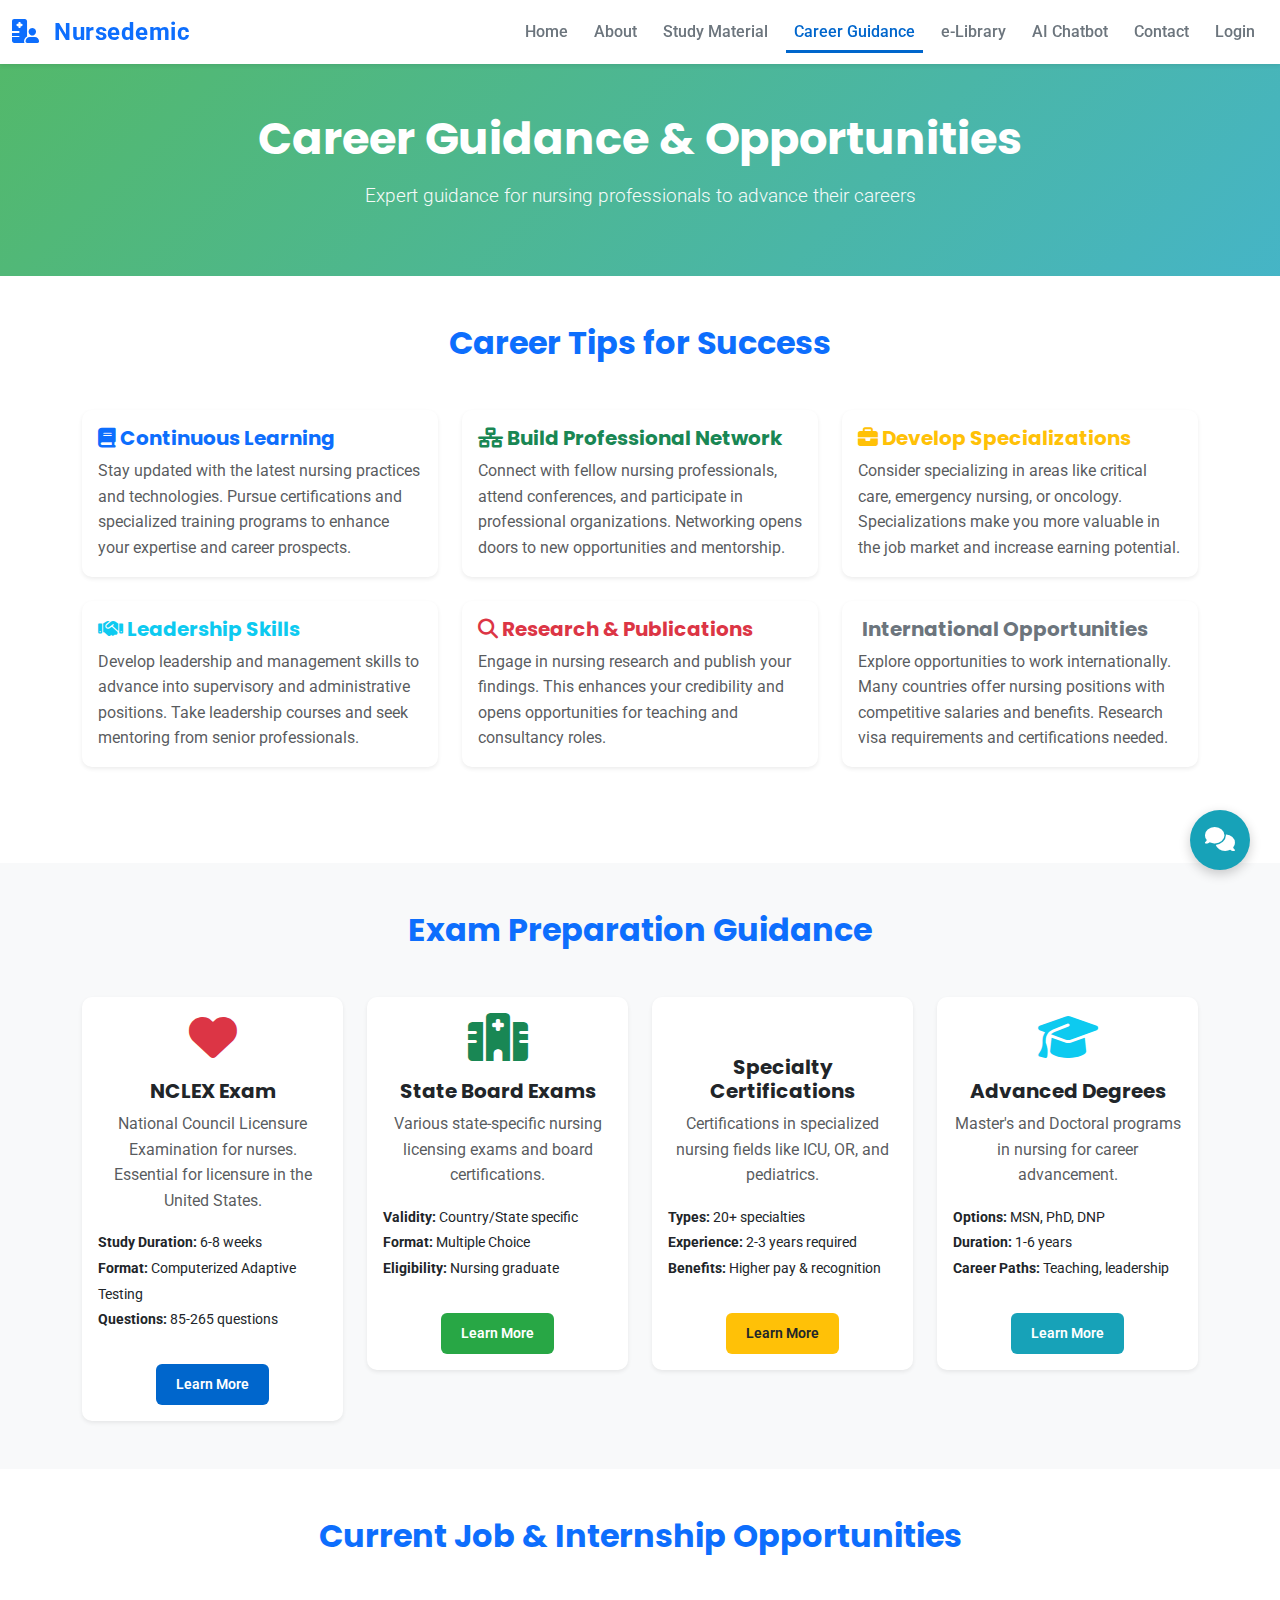
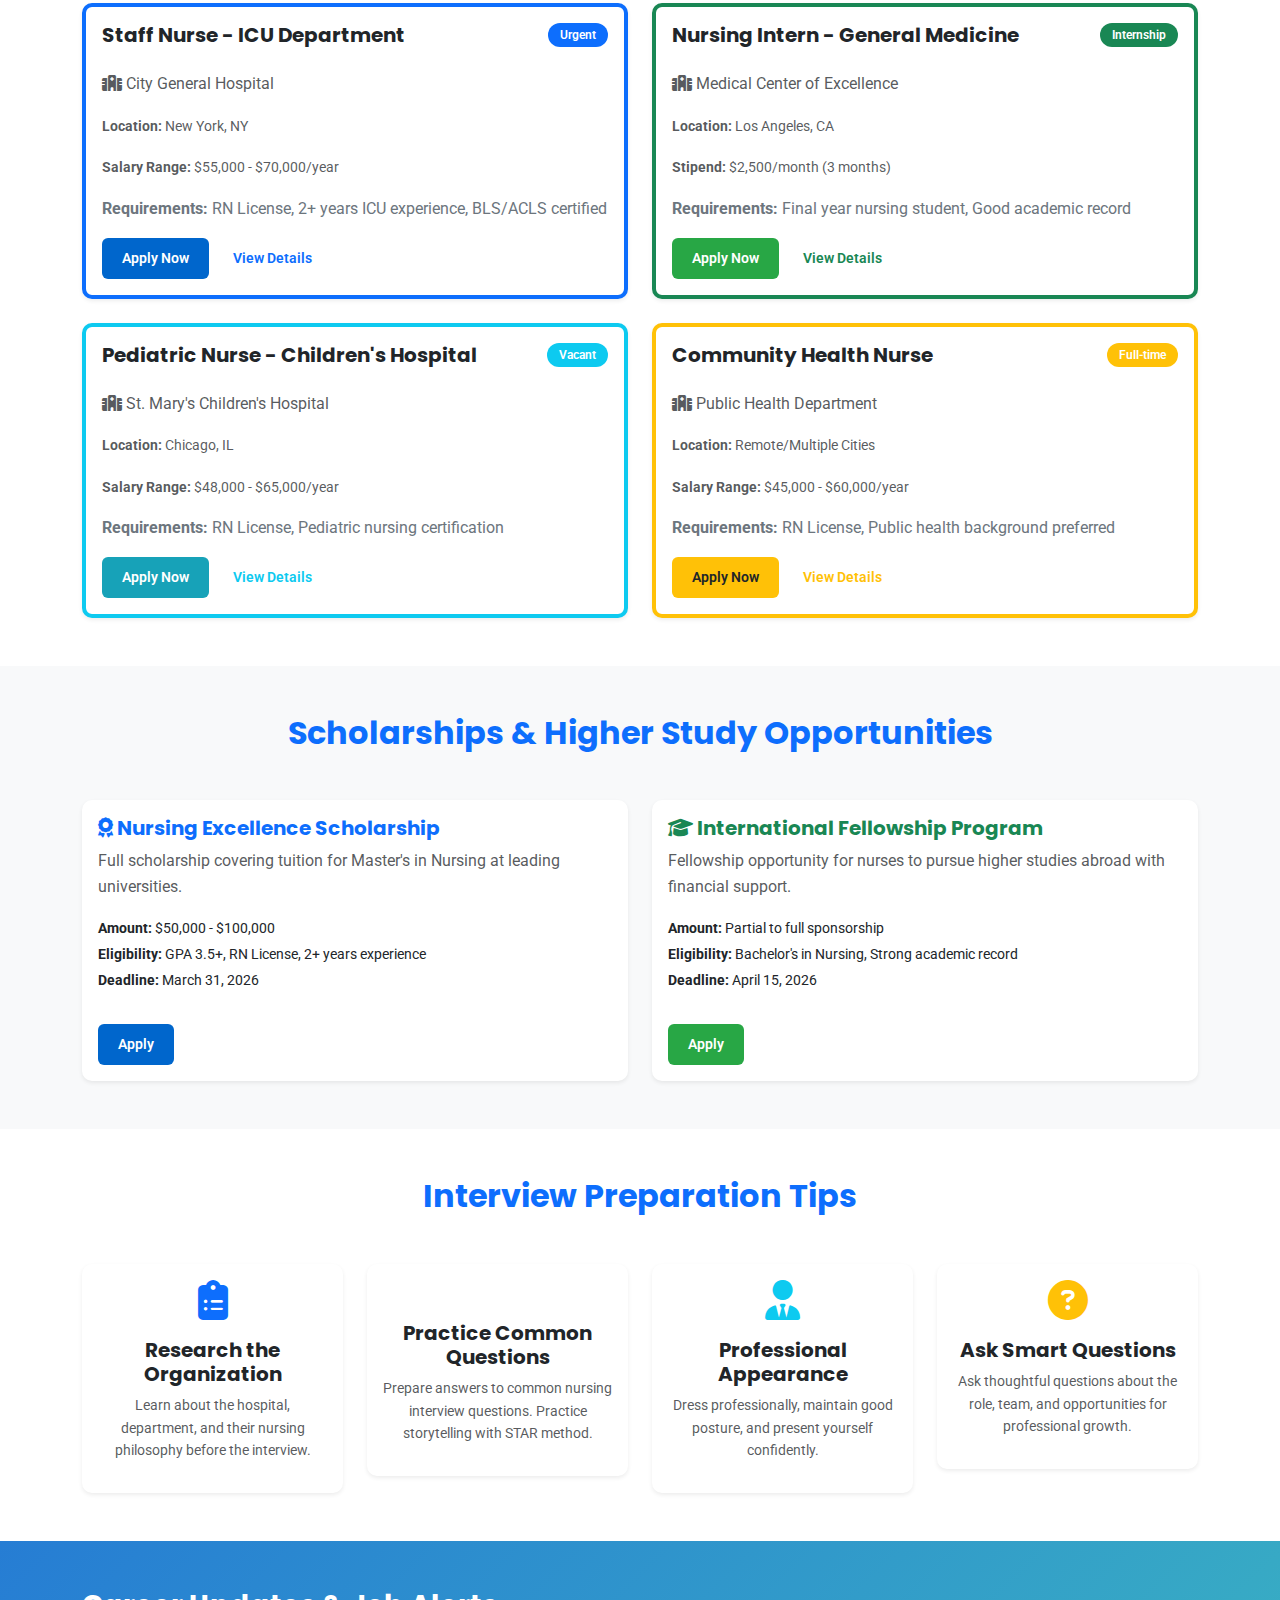
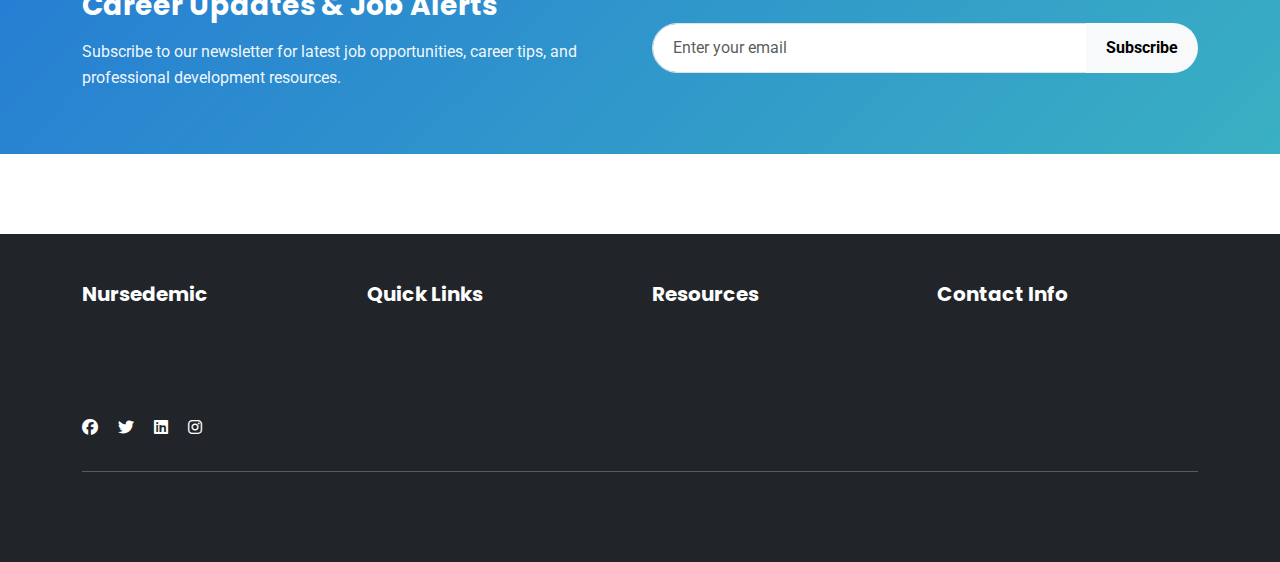
<file: career-guidance.html>
<!DOCTYPE html>
<html lang="en">
<head>
    <meta charset="UTF-8">
    <meta name="viewport" content="width=device-width, initial-scale=1.0">
    <title>Career Guidance - Nursedemic</title>
    <link href="https://cdnjs.cloudflare.com/ajax/libs/bootstrap/5.3.0/css/bootstrap.min.css" rel="stylesheet">
    <link href="https://cdnjs.cloudflare.com/ajax/libs/font-awesome/6.4.0/css/all.min.css" rel="stylesheet">
    <link href="https://fonts.googleapis.com/css2?family=Poppins:wght@300;400;600;700&family=Roboto:wght@300;400;500&display=swap" rel="stylesheet">
    <link href="css/style.css" rel="stylesheet">
</head>
<body>
    <!-- Navigation Bar -->
    <nav class="navbar navbar-expand-lg navbar-light bg-white sticky-top shadow-sm">
        <div class="container-fluid">
            <a class="navbar-brand fw-bold text-primary" href="index.html">
                <i class="fas fa-hospital-user"></i> Nursedemic
            </a>
            <button class="navbar-toggler" type="button" data-bs-toggle="collapse" data-bs-target="#navbarNav" aria-controls="navbarNav" aria-expanded="false" aria-label="Toggle navigation">
                <span class="navbar-toggler-icon"></span>
            </button>
            <div class="collapse navbar-collapse" id="navbarNav">
                <ul class="navbar-nav ms-auto">
                    <li class="nav-item"><a class="nav-link" href="index.html">Home</a></li>
                    <li class="nav-item"><a class="nav-link" href="about.html">About</a></li>
                    <li class="nav-item"><a class="nav-link" href="study-material.html">Study Material</a></li>
                    <li class="nav-item"><a class="nav-link active" href="career-guidance.html">Career Guidance</a></li>
                    <li class="nav-item"><a class="nav-link" href="e-library.html">e-Library</a></li>
                    <li class="nav-item"><a class="nav-link" href="ai-chatbot.html">AI Chatbot</a></li>
                    <li class="nav-item"><a class="nav-link" href="contact.html">Contact</a></li>
                    <li class="nav-item"><a class="nav-link" href="login.html">Login</a></li>
                </ul>
            </div>
        </div>
    </nav>

    <!-- Page Header -->
    <section class="page-header career-hero text-white py-5">
        <div class="container">
            <h1 class="display-4 fw-bold">Career Guidance & Opportunities</h1>
            <p class="lead">Expert guidance for nursing professionals to advance their careers</p>
        </div>
    </section>

    <!-- Career Tips Section -->
    <section class="career-tips-section py-5">
        <div class="container">
            <h2 class="fw-bold mb-5 text-center text-primary">Career Tips for Success</h2>
            <div class="row g-4 mb-5">
                <div class="col-md-6 col-lg-4">
                    <div class="card border-0 shadow-sm h-100 hover-card">
                        <div class="card-body">
                            <h5 class="card-title fw-bold text-primary">
                                <i class="fas fa-book"></i> Continuous Learning
                            </h5>
                            <p class="card-text text-muted">Stay updated with the latest nursing practices and technologies. Pursue certifications and specialized training programs to enhance your expertise and career prospects.</p>
                        </div>
                    </div>
                </div>
                <div class="col-md-6 col-lg-4">
                    <div class="card border-0 shadow-sm h-100 hover-card">
                        <div class="card-body">
                            <h5 class="card-title fw-bold text-success">
                                <i class="fas fa-network-wired"></i> Build Professional Network
                            </h5>
                            <p class="card-text text-muted">Connect with fellow nursing professionals, attend conferences, and participate in professional organizations. Networking opens doors to new opportunities and mentorship.</p>
                        </div>
                    </div>
                </div>
                <div class="col-md-6 col-lg-4">
                    <div class="card border-0 shadow-sm h-100 hover-card">
                        <div class="card-body">
                            <h5 class="card-title fw-bold text-warning">
                                <i class="fas fa-briefcase"></i> Develop Specializations
                            </h5>
                            <p class="card-text text-muted">Consider specializing in areas like critical care, emergency nursing, or oncology. Specializations make you more valuable in the job market and increase earning potential.</p>
                        </div>
                    </div>
                </div>
                <div class="col-md-6 col-lg-4">
                    <div class="card border-0 shadow-sm h-100 hover-card">
                        <div class="card-body">
                            <h5 class="card-title fw-bold text-info">
                                <i class="fas fa-handshake"></i> Leadership Skills
                            </h5>
                            <p class="card-text text-muted">Develop leadership and management skills to advance into supervisory and administrative positions. Take leadership courses and seek mentoring from senior professionals.</p>
                        </div>
                    </div>
                </div>
                <div class="col-md-6 col-lg-4">
                    <div class="card border-0 shadow-sm h-100 hover-card">
                        <div class="card-body">
                            <h5 class="card-title fw-bold text-danger">
                                <i class="fas fa-search"></i> Research & Publications
                            </h5>
                            <p class="card-text text-muted">Engage in nursing research and publish your findings. This enhances your credibility and opens opportunities for teaching and consultancy roles.</p>
                        </div>
                    </div>
                </div>
                <div class="col-md-6 col-lg-4">
                    <div class="card border-0 shadow-sm h-100 hover-card">
                        <div class="card-body">
                            <h5 class="card-title fw-bold text-secondary">
                                <i class="fas fa-global"></i> International Opportunities
                            </h5>
                            <p class="card-text text-muted">Explore opportunities to work internationally. Many countries offer nursing positions with competitive salaries and benefits. Research visa requirements and certifications needed.</p>
                        </div>
                    </div>
                </div>
            </div>
        </div>
    </section>

    <!-- Exam Preparation Section -->
    <section class="exam-prep-section py-5 bg-light">
        <div class="container">
            <h2 class="fw-bold mb-5 text-center text-primary">Exam Preparation Guidance</h2>
            <div class="row g-4">
                <div class="col-md-6 col-lg-3">
                    <div class="card border-0 shadow-sm text-center hover-card">
                        <div class="card-body">
                            <i class="fas fa-heart text-danger" style="font-size: 3rem;"></i>
                            <h5 class="card-title fw-bold mt-3">NCLEX Exam</h5>
                            <p class="card-text text-muted">National Council Licensure Examination for nurses. Essential for licensure in the United States.</p>
                            <ul class="list-unstyled text-start mt-3">
                                <li><small><strong>Study Duration:</strong> 6-8 weeks</small></li>
                                <li><small><strong>Format:</strong> Computerized Adaptive Testing</small></li>
                                <li><small><strong>Questions:</strong> 85-265 questions</small></li>
                            </ul>
                            <a href="#" class="btn btn-primary btn-sm mt-3">Learn More</a>
                        </div>
                    </div>
                </div>
                <div class="col-md-6 col-lg-3">
                    <div class="card border-0 shadow-sm text-center hover-card">
                        <div class="card-body">
                            <i class="fas fa-hospital text-success" style="font-size: 3rem;"></i>
                            <h5 class="card-title fw-bold mt-3">State Board Exams</h5>
                            <p class="card-text text-muted">Various state-specific nursing licensing exams and board certifications.</p>
                            <ul class="list-unstyled text-start mt-3">
                                <li><small><strong>Validity:</strong> Country/State specific</small></li>
                                <li><small><strong>Format:</strong> Multiple Choice</small></li>
                                <li><small><strong>Eligibility:</strong> Nursing graduate</small></li>
                            </ul>
                            <a href="#" class="btn btn-success btn-sm mt-3">Learn More</a>
                        </div>
                    </div>
                </div>
                <div class="col-md-6 col-lg-3">
                    <div class="card border-0 shadow-sm text-center hover-card">
                        <div class="card-body">
                            <i class="fas fa-certification text-warning" style="font-size: 3rem;"></i>
                            <h5 class="card-title fw-bold mt-3">Specialty Certifications</h5>
                            <p class="card-text text-muted">Certifications in specialized nursing fields like ICU, OR, and pediatrics.</p>
                            <ul class="list-unstyled text-start mt-3">
                                <li><small><strong>Types:</strong> 20+ specialties</small></li>
                                <li><small><strong>Experience:</strong> 2-3 years required</small></li>
                                <li><small><strong>Benefits:</strong> Higher pay & recognition</small></li>
                            </ul>
                            <a href="#" class="btn btn-warning btn-sm mt-3">Learn More</a>
                        </div>
                    </div>
                </div>
                <div class="col-md-6 col-lg-3">
                    <div class="card border-0 shadow-sm text-center hover-card">
                        <div class="card-body">
                            <i class="fas fa-graduation-cap text-info" style="font-size: 3rem;"></i>
                            <h5 class="card-title fw-bold mt-3">Advanced Degrees</h5>
                            <p class="card-text text-muted">Master's and Doctoral programs in nursing for career advancement.</p>
                            <ul class="list-unstyled text-start mt-3">
                                <li><small><strong>Options:</strong> MSN, PhD, DNP</small></li>
                                <li><small><strong>Duration:</strong> 1-6 years</small></li>
                                <li><small><strong>Career Paths:</strong> Teaching, leadership</small></li>
                            </ul>
                            <a href="#" class="btn btn-info btn-sm mt-3">Learn More</a>
                        </div>
                    </div>
                </div>
            </div>
        </div>
    </section>

    <!-- Job Opportunities Section -->
    <section class="job-opportunities-section py-5">
        <div class="container">
            <h2 class="fw-bold mb-5 text-center text-primary">Current Job & Internship Opportunities</h2>
            <div class="row g-4">
                <div class="col-lg-6">
                    <div class="card border-left border-4 border-primary shadow-sm hover-card">
                        <div class="card-body">
                            <div class="d-flex justify-content-between align-items-start mb-3">
                                <h5 class="card-title fw-bold">Staff Nurse - ICU Department</h5>
                                <span class="badge bg-primary">Urgent</span>
                            </div>
                            <p class="text-muted"><i class="fas fa-hospital"></i> City General Hospital</p>
                            <p class="text-muted"><small><strong>Location:</strong> New York, NY</small></p>
                            <p class="text-muted"><small><strong>Salary Range:</strong> $55,000 - $70,000/year</small></p>
                            <p class="card-text"><strong>Requirements:</strong> RN License, 2+ years ICU experience, BLS/ACLS certified</p>
                            <button class="btn btn-primary btn-sm" onclick="applyJob()">Apply Now</button>
                            <button class="btn btn-outline-primary btn-sm" onclick="viewJobDetails()">View Details</button>
                        </div>
                    </div>
                </div>
                <div class="col-lg-6">
                    <div class="card border-left border-4 border-success shadow-sm hover-card">
                        <div class="card-body">
                            <div class="d-flex justify-content-between align-items-start mb-3">
                                <h5 class="card-title fw-bold">Nursing Intern - General Medicine</h5>
                                <span class="badge bg-success">Internship</span>
                            </div>
                            <p class="text-muted"><i class="fas fa-hospital"></i> Medical Center of Excellence</p>
                            <p class="text-muted"><small><strong>Location:</strong> Los Angeles, CA</small></p>
                            <p class="text-muted"><small><strong>Stipend:</strong> $2,500/month (3 months)</small></p>
                            <p class="card-text"><strong>Requirements:</strong> Final year nursing student, Good academic record</p>
                            <button class="btn btn-success btn-sm" onclick="applyJob()">Apply Now</button>
                            <button class="btn btn-outline-success btn-sm" onclick="viewJobDetails()">View Details</button>
                        </div>
                    </div>
                </div>
                <div class="col-lg-6">
                    <div class="card border-left border-4 border-info shadow-sm hover-card">
                        <div class="card-body">
                            <div class="d-flex justify-content-between align-items-start mb-3">
                                <h5 class="card-title fw-bold">Pediatric Nurse - Children's Hospital</h5>
                                <span class="badge bg-info">Vacant</span>
                            </div>
                            <p class="text-muted"><i class="fas fa-hospital"></i> St. Mary's Children's Hospital</p>
                            <p class="text-muted"><small><strong>Location:</strong> Chicago, IL</small></p>
                            <p class="text-muted"><small><strong>Salary Range:</strong> $48,000 - $65,000/year</small></p>
                            <p class="card-text"><strong>Requirements:</strong> RN License, Pediatric nursing certification</p>
                            <button class="btn btn-info btn-sm" onclick="applyJob()">Apply Now</button>
                            <button class="btn btn-outline-info btn-sm" onclick="viewJobDetails()">View Details</button>
                        </div>
                    </div>
                </div>
                <div class="col-lg-6">
                    <div class="card border-left border-4 border-warning shadow-sm hover-card">
                        <div class="card-body">
                            <div class="d-flex justify-content-between align-items-start mb-3">
                                <h5 class="card-title fw-bold">Community Health Nurse</h5>
                                <span class="badge bg-warning">Full-time</span>
                            </div>
                            <p class="text-muted"><i class="fas fa-hospital"></i> Public Health Department</p>
                            <p class="text-muted"><small><strong>Location:</strong> Remote/Multiple Cities</small></p>
                            <p class="text-muted"><small><strong>Salary Range:</strong> $45,000 - $60,000/year</small></p>
                            <p class="card-text"><strong>Requirements:</strong> RN License, Public health background preferred</p>
                            <button class="btn btn-warning btn-sm" onclick="applyJob()">Apply Now</button>
                            <button class="btn btn-outline-warning btn-sm" onclick="viewJobDetails()">View Details</button>
                        </div>
                    </div>
                </div>
            </div>
        </div>
    </section>

    <!-- Scholarships & Higher Studies -->
    <section class="scholarships-section py-5 bg-light">
        <div class="container">
            <h2 class="fw-bold mb-5 text-center text-primary">Scholarships & Higher Study Opportunities</h2>
            <div class="row g-4">
                <div class="col-md-6">
                    <div class="card border-0 shadow-sm hover-card">
                        <div class="card-body">
                            <h5 class="card-title fw-bold text-primary">
                                <i class="fas fa-award"></i> Nursing Excellence Scholarship
                            </h5>
                            <p class="card-text text-muted">Full scholarship covering tuition for Master's in Nursing at leading universities.</p>
                            <ul class="list-unstyled">
                                <li><small><strong>Amount:</strong> $50,000 - $100,000</small></li>
                                <li><small><strong>Eligibility:</strong> GPA 3.5+, RN License, 2+ years experience</small></li>
                                <li><small><strong>Deadline:</strong> March 31, 2026</small></li>
                            </ul>
                            <a href="#" class="btn btn-primary btn-sm mt-3">Apply</a>
                        </div>
                    </div>
                </div>
                <div class="col-md-6">
                    <div class="card border-0 shadow-sm hover-card">
                        <div class="card-body">
                            <h5 class="card-title fw-bold text-success">
                                <i class="fas fa-graduation-cap"></i> International Fellowship Program
                            </h5>
                            <p class="card-text text-muted">Fellowship opportunity for nurses to pursue higher studies abroad with financial support.</p>
                            <ul class="list-unstyled">
                                <li><small><strong>Amount:</strong> Partial to full sponsorship</small></li>
                                <li><small><strong>Eligibility:</strong> Bachelor's in Nursing, Strong academic record</small></li>
                                <li><small><strong>Deadline:</strong> April 15, 2026</small></li>
                            </ul>
                            <a href="#" class="btn btn-success btn-sm mt-3">Apply</a>
                        </div>
                    </div>
                </div>
            </div>
        </div>
    </section>

    <!-- Interview Preparation -->
    <section class="interview-prep-section py-5">
        <div class="container">
            <h2 class="fw-bold mb-5 text-center text-primary">Interview Preparation Tips</h2>
            <div class="row g-4">
                <div class="col-md-6 col-lg-3">
                    <div class="card text-center border-0 shadow-sm hover-card">
                        <div class="card-body">
                            <div class="mb-3">
                                <i class="fas fa-clipboard-list text-primary" style="font-size: 2.5rem;"></i>
                            </div>
                            <h5 class="fw-bold">Research the Organization</h5>
                            <p class="text-muted small">Learn about the hospital, department, and their nursing philosophy before the interview.</p>
                        </div>
                    </div>
                </div>
                <div class="col-md-6 col-lg-3">
                    <div class="card text-center border-0 shadow-sm hover-card">
                        <div class="card-body">
                            <div class="mb-3">
                                <i class="fas fa-speech-bubble text-success" style="font-size: 2.5rem;"></i>
                            </div>
                            <h5 class="fw-bold">Practice Common Questions</h5>
                            <p class="text-muted small">Prepare answers to common nursing interview questions. Practice storytelling with STAR method.</p>
                        </div>
                    </div>
                </div>
                <div class="col-md-6 col-lg-3">
                    <div class="card text-center border-0 shadow-sm hover-card">
                        <div class="card-body">
                            <div class="mb-3">
                                <i class="fas fa-user-tie text-info" style="font-size: 2.5rem;"></i>
                            </div>
                            <h5 class="fw-bold">Professional Appearance</h5>
                            <p class="text-muted small">Dress professionally, maintain good posture, and present yourself confidently.</p>
                        </div>
                    </div>
                </div>
                <div class="col-md-6 col-lg-3">
                    <div class="card text-center border-0 shadow-sm hover-card">
                        <div class="card-body">
                            <div class="mb-3">
                                <i class="fas fa-question-circle text-warning" style="font-size: 2.5rem;"></i>
                            </div>
                            <h5 class="fw-bold">Ask Smart Questions</h5>
                            <p class="text-muted small">Ask thoughtful questions about the role, team, and opportunities for professional growth.</p>
                        </div>
                    </div>
                </div>
            </div>
        </div>
    </section>

    <!-- Newsletter Subscription -->
    <section class="newsletter-section py-5">
        <div class="container">
            <div class="row align-items-center">
                <div class="col-md-6">
                    <h3 class="fw-bold mb-3">Career Updates & Job Alerts</h3>
                    <p>Subscribe to our newsletter for latest job opportunities, career tips, and professional development resources.</p>
                </div>
                <div class="col-md-6">
                    <form id="careerNewsletterForm">
                        <div class="input-group">
                            <input type="email" class="form-control" placeholder="Enter your email" required>
                            <button class="btn btn-light fw-bold" type="submit">Subscribe</button>
                        </div>
                    </form>
                </div>
            </div>
        </div>
    </section>

    <!-- Footer -->
    <footer class="footer bg-dark text-white py-5">
        <div class="container">
            <div class="row g-4">
                <div class="col-md-3">
                    <h5 class="fw-bold mb-3">Nursedemic</h5>
                    <p class="text-muted">Your comprehensive nursing education platform for academic excellence and career growth.</p>
                    <div class="social-links mt-3">
                        <a href="#" class="text-white me-3 hover-effect"><i class="fab fa-facebook"></i></a>
                        <a href="#" class="text-white me-3 hover-effect"><i class="fab fa-twitter"></i></a>
                        <a href="#" class="text-white me-3 hover-effect"><i class="fab fa-linkedin"></i></a>
                        <a href="#" class="text-white hover-effect"><i class="fab fa-instagram"></i></a>
                    </div>
                </div>
                <div class="col-md-3">
                    <h5 class="fw-bold mb-3">Quick Links</h5>
                    <ul class="list-unstyled">
                        <li><a href="index.html" class="text-muted text-decoration-none hover-link">Home</a></li>
                        <li><a href="about.html" class="text-muted text-decoration-none hover-link">About</a></li>
                        <li><a href="study-material.html" class="text-muted text-decoration-none hover-link">Study Materials</a></li>
                        <li><a href="career-guidance.html" class="text-muted text-decoration-none hover-link">Career Guidance</a></li>
                    </ul>
                </div>
                <div class="col-md-3">
                    <h5 class="fw-bold mb-3">Resources</h5>
                    <ul class="list-unstyled">
                        <li><a href="e-library.html" class="text-muted text-decoration-none hover-link">e-Library</a></li>
                        <li><a href="ai-chatbot.html" class="text-muted text-decoration-none hover-link">AI Chatbot</a></li>
                        <li><a href="contact.html" class="text-muted text-decoration-none hover-link">Contact Us</a></li>
                        <li><a href="login.html" class="text-muted text-decoration-none hover-link">Login/Signup</a></li>
                    </ul>
                </div>
                <div class="col-md-3">
                    <h5 class="fw-bold mb-3">Contact Info</h5>
                    <p class="text-muted"><i class="fas fa-envelope"></i> info@nursedemic.com</p>
                    <p class="text-muted"><i class="fas fa-phone"></i> +1 (800) 123-4567</p>
                    <p class="text-muted"><i class="fas fa-map-marker-alt"></i> Nursing Hub, Education City</p>
                </div>
            </div>
            <hr class="bg-secondary mt-4">
            <div class="row">
                <div class="col-md-6">
                    <p class="text-muted mb-0">&copy; 2026 Nursedemic. All rights reserved.</p>
                </div>
                <div class="col-md-6 text-md-end">
                    <a href="#" class="text-muted text-decoration-none me-3">Privacy Policy</a>
                    <a href="#" class="text-muted text-decoration-none">Terms of Service</a>
                </div>
            </div>
        </div>
    </footer>

    <!-- AI Chatbot Floating Button -->
    <button id="chatbotBtn" class="chatbot-floating-btn" onclick="openChatbot()">
        <i class="fas fa-comments"></i>
    </button>

    <script src="https://cdnjs.cloudflare.com/ajax/libs/bootstrap/5.3.0/js/bootstrap.bundle.min.js"></script>
    <script src="js/main.js"></script>
</body>
</html>
</file>
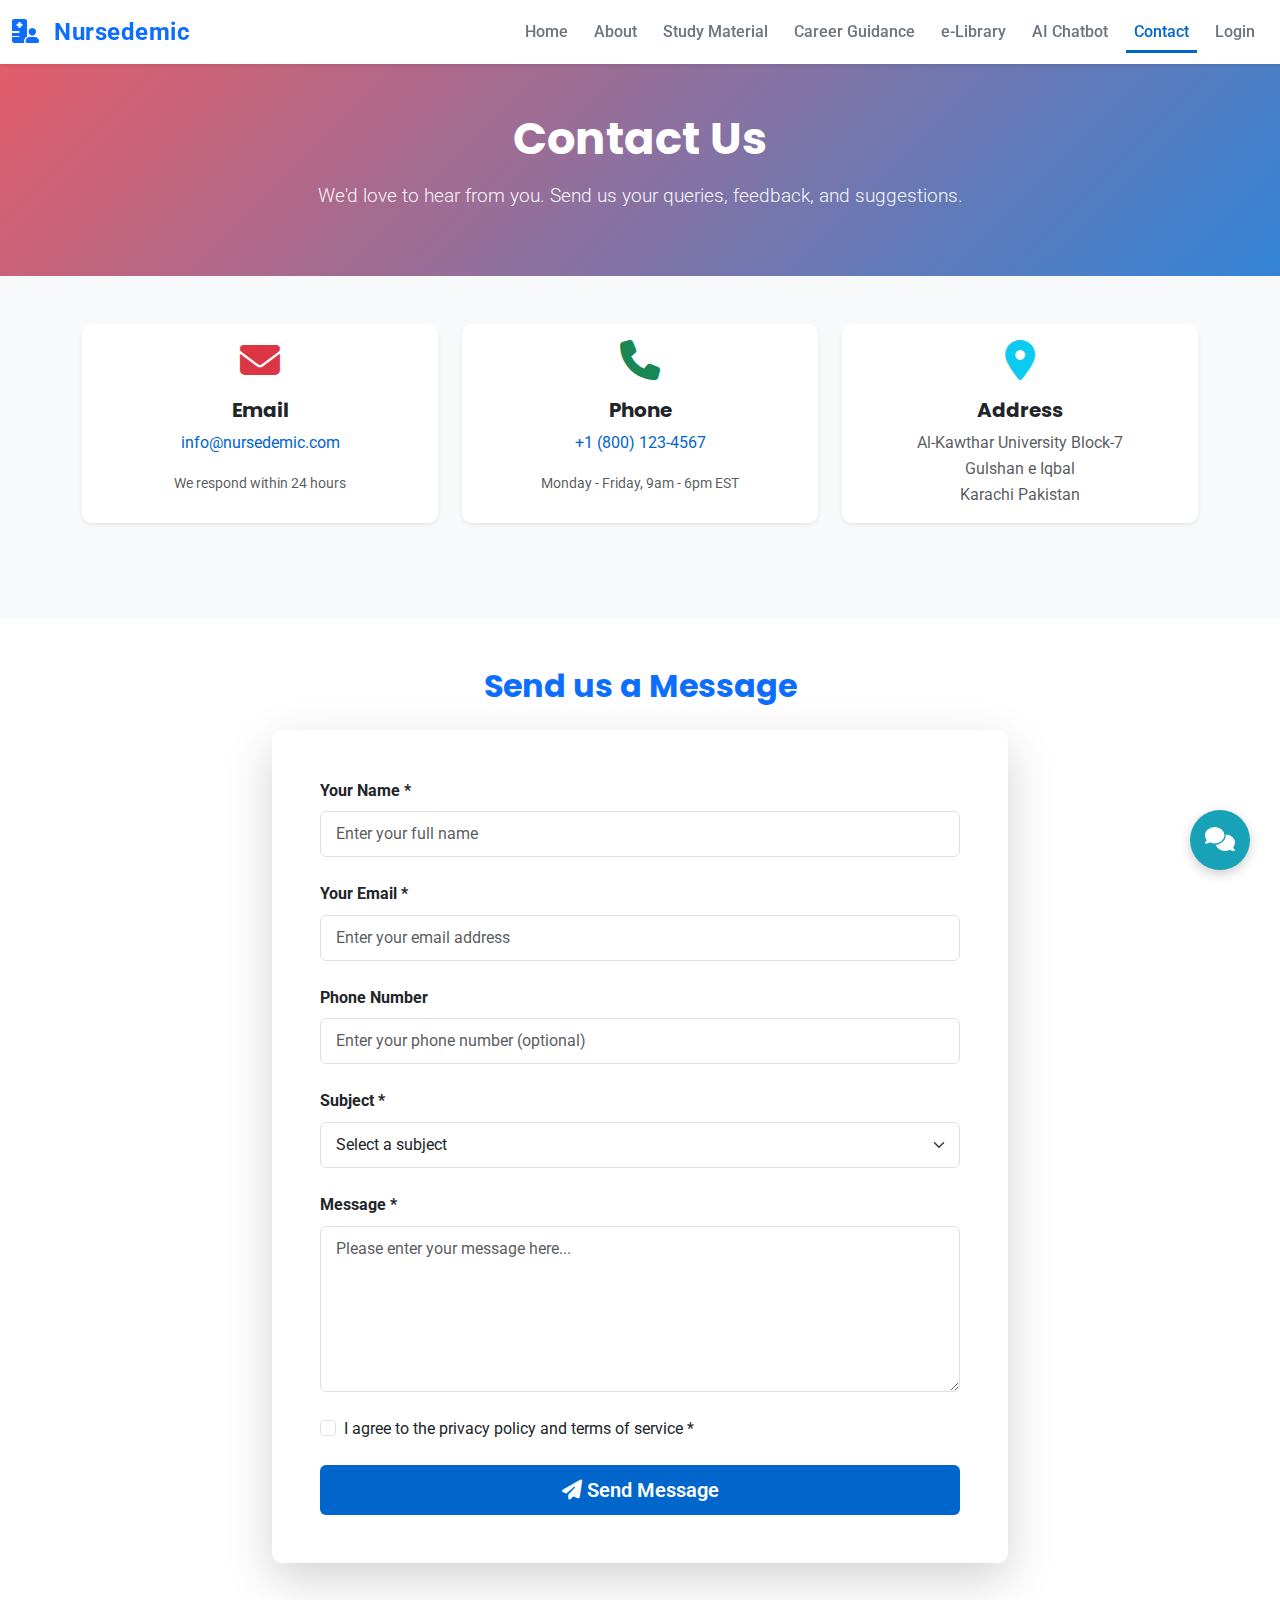
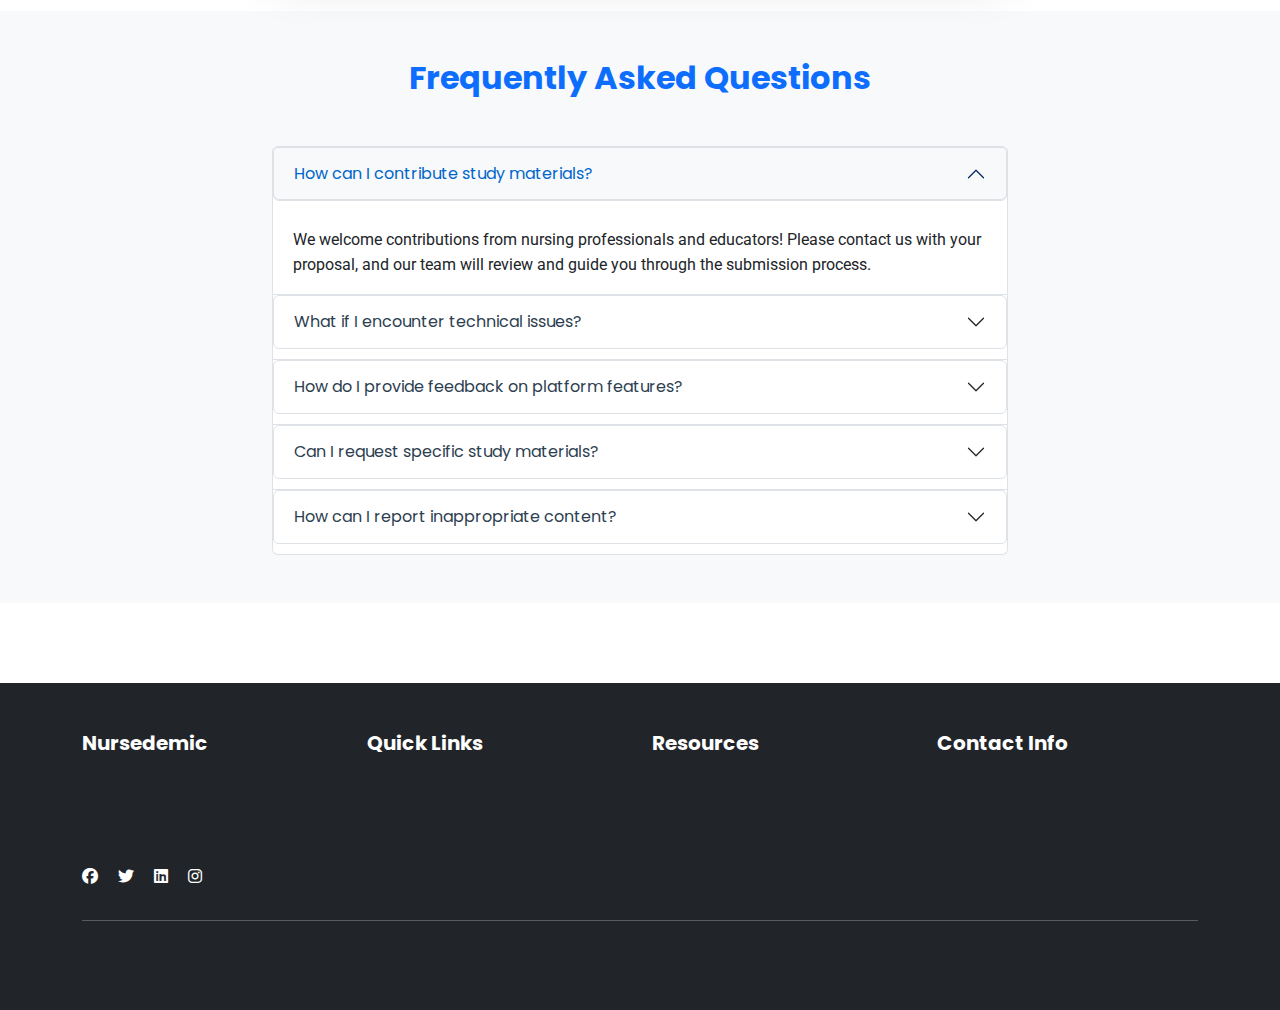
<file: contact.html>
<!DOCTYPE html>
<html lang="en">
<head>
    <meta charset="UTF-8">
    <meta name="viewport" content="width=device-width, initial-scale=1.0">
    <title>Contact Us - Nursedemic</title>
    <link href="https://cdnjs.cloudflare.com/ajax/libs/bootstrap/5.3.0/css/bootstrap.min.css" rel="stylesheet">
    <link href="https://cdnjs.cloudflare.com/ajax/libs/font-awesome/6.4.0/css/all.min.css" rel="stylesheet">
    <link href="https://fonts.googleapis.com/css2?family=Poppins:wght@300;400;600;700&family=Roboto:wght@300;400;500&display=swap" rel="stylesheet">
    <link href="css/style.css" rel="stylesheet">
</head>
<body>
    <!-- Navigation Bar -->
    <nav class="navbar navbar-expand-lg navbar-light bg-white sticky-top shadow-sm">
        <div class="container-fluid">
            <a class="navbar-brand fw-bold text-primary" href="index.html">
                <i class="fas fa-hospital-user"></i> Nursedemic
            </a>
            <button class="navbar-toggler" type="button" data-bs-toggle="collapse" data-bs-target="#navbarNav" aria-controls="navbarNav" aria-expanded="false" aria-label="Toggle navigation">
                <span class="navbar-toggler-icon"></span>
            </button>
            <div class="collapse navbar-collapse" id="navbarNav">
                <ul class="navbar-nav ms-auto">
                    <li class="nav-item"><a class="nav-link" href="index.html">Home</a></li>
                    <li class="nav-item"><a class="nav-link" href="about.html">About</a></li>
                    <li class="nav-item"><a class="nav-link" href="study-material.html">Study Material</a></li>
                    <li class="nav-item"><a class="nav-link" href="career-guidance.html">Career Guidance</a></li>
                    <li class="nav-item"><a class="nav-link" href="e-library.html">e-Library</a></li>
                    <li class="nav-item"><a class="nav-link" href="ai-chatbot.html">AI Chatbot</a></li>
                    <li class="nav-item"><a class="nav-link active" href="contact.html">Contact</a></li>
                    <li class="nav-item"><a class="nav-link" href="login.html">Login</a></li>
                </ul>
            </div>
        </div>
    </nav>

    <!-- Page Header -->
    <section class="page-header text-white py-5" style="background: linear-gradient(135deg, rgba(220, 53, 69, 0.8) 0%, rgba(0, 102, 204, 0.8) 100%), url('https://images.unsplash.com/photo-1576091160399-112ba8d25d1d?w=1200&h=500&fit=crop') center/cover fixed;">
        <div class="container">
            <h1 class="display-4 fw-bold">Contact Us</h1>
            <p class="lead">We'd love to hear from you. Send us your queries, feedback, and suggestions.</p>
        </div>
    </section>

    <!-- Contact Information Section -->
    <section class="contact-info-section py-5 bg-light">
        <div class="container">
            <div class="row g-4 mb-5">
                <div class="col-md-4 text-center">
                    <div class="card border-0 shadow-sm hover-card h-100">
                        <div class="card-body">
                            <i class="fas fa-envelope text-danger" style="font-size: 2.5rem;"></i>
                            <h5 class="card-title fw-bold mt-3">Email</h5>
                            <p class="card-text text-muted">
                                <a href="mailto:info@nursedemic.com" class="text-decoration-none">info@nursedemic.com</a>
                            </p>
                            <p class="card-text text-muted small">We respond within 24 hours</p>
                        </div>
                    </div>
                </div>
                <div class="col-md-4 text-center">
                    <div class="card border-0 shadow-sm hover-card h-100">
                        <div class="card-body">
                            <i class="fas fa-phone text-success" style="font-size: 2.5rem;"></i>
                            <h5 class="card-title fw-bold mt-3">Phone</h5>
                            <p class="card-text text-muted">
                                <a href="tel:+1-800-123-4567" class="text-decoration-none">+1 (800) 123-4567</a>
                            </p>
                            <p class="card-text text-muted small">Monday - Friday, 9am - 6pm EST</p>
                        </div>
                    </div>
                </div>
                <div class="col-md-4 text-center">
                    <div class="card border-0 shadow-sm hover-card h-100">
                        <div class="card-body">
                            <i class="fas fa-map-marker-alt text-info" style="font-size: 2.5rem;"></i>
                            <h5 class="card-title fw-bold mt-3">Address</h5>
                            <p class="card-text text-muted">
                                Al-Kawthar University Block-7<br>Gulshan e Iqbal<br>Karachi Pakistan
                            </p>
                        </div>
                    </div>
                </div>
            </div>
        </div>
    </section>

    <!-- Contact Form Section -->
    <section class="contact-form-section py-5">
        <div class="container">
            <div class="row">
                <div class="col-lg-8 offset-lg-2">
                    <h2 class="fw-bold mb-4 text-center text-primary">Send us a Message</h2>
                    <div class="card border-0 shadow-lg">
                        <div class="card-body p-5">
                            <form id="contactForm" method="POST" action="php/send_contact.php">
                                <div class="mb-4">
                                    <label for="contactName" class="form-label fw-bold">Your Name *</label>
                                    <input type="text" class="form-control" id="contactName" name="name" placeholder="Enter your full name" required>
                                </div>

                                <div class="mb-4">
                                    <label for="contactEmail" class="form-label fw-bold">Your Email *</label>
                                    <input type="email" class="form-control" id="contactEmail" name="email" placeholder="Enter your email address" required>
                                </div>

                                <div class="mb-4">
                                    <label for="contactPhone" class="form-label fw-bold">Phone Number</label>
                                    <input type="tel" class="form-control" id="contactPhone" name="phone" placeholder="Enter your phone number (optional)">
                                </div>

                                <div class="mb-4">
                                    <label for="contactSubject" class="form-label fw-bold">Subject *</label>
                                    <select class="form-select" id="contactSubject" name="subject" required>
                                        <option value="">Select a subject</option>
                                        <option value="general-inquiry">General Inquiry</option>
                                        <option value="technical-issue">Technical Issue</option>
                                        <option value="feedback">Feedback</option>
                                        <option value="partnership">Partnership Opportunity</option>
                                        <option value="content-contribution">Content Contribution</option>
                                        <option value="other">Other</option>
                                    </select>
                                </div>

                                <div class="mb-4">
                                    <label for="contactMessage" class="form-label fw-bold">Message *</label>
                                    <textarea class="form-control" id="contactMessage" name="message" rows="6" placeholder="Please enter your message here..." required></textarea>
                                </div>

                                <div class="mb-4">
                                    <div class="form-check">
                                        <input class="form-check-input" type="checkbox" id="contactAgreement" name="agreement" required>
                                        <label class="form-check-label" for="contactAgreement">
                                            I agree to the privacy policy and terms of service *
                                        </label>
                                    </div>
                                </div>

                                <button type="submit" class="btn btn-primary btn-lg w-100">
                                    <i class="fas fa-paper-plane"></i> Send Message
                                </button>
                            </form>
                        </div>
                    </div>
                </div>
            </div>
        </div>
    </section>

    <!-- FAQ Section -->
    <section class="contact-faq-section py-5 bg-light">
        <div class="container">
            <h2 class="fw-bold mb-5 text-center text-primary">Frequently Asked Questions</h2>
            <div class="row">
                <div class="col-lg-8 offset-lg-2">
                    <div class="accordion" id="contactFAQ">
                        <div class="accordion-item">
                            <h2 class="accordion-header">
                                <button class="accordion-button" type="button" data-bs-toggle="collapse" data-bs-target="#faq1">
                                    How can I contribute study materials?
                                </button>
                            </h2>
                            <div id="faq1" class="accordion-collapse collapse show" data-bs-parent="#contactFAQ">
                                <div class="accordion-body">
                                    We welcome contributions from nursing professionals and educators! Please contact us with your proposal, and our team will review and guide you through the submission process.
                                </div>
                            </div>
                        </div>
                        <div class="accordion-item">
                            <h2 class="accordion-header">
                                <button class="accordion-button collapsed" type="button" data-bs-toggle="collapse" data-bs-target="#faq2">
                                    What if I encounter technical issues?
                                </button>
                            </h2>
                            <div id="faq2" class="accordion-collapse collapse" data-bs-parent="#contactFAQ">
                                <div class="accordion-body">
                                    If you face any technical problems, please report them to our technical support team at support@nursedemic.com with details about the issue and screenshots if possible.
                                </div>
                            </div>
                        </div>
                        <div class="accordion-item">
                            <h2 class="accordion-header">
                                <button class="accordion-button collapsed" type="button" data-bs-toggle="collapse" data-bs-target="#faq3">
                                    How do I provide feedback on platform features?
                                </button>
                            </h2>
                            <div id="faq3" class="accordion-collapse collapse" data-bs-parent="#contactFAQ">
                                <div class="accordion-body">
                                    Your feedback is valuable! Use the contact form on this page to suggest new features or improvements. We review all suggestions and implement beneficial changes regularly.
                                </div>
                            </div>
                        </div>
                        <div class="accordion-item">
                            <h2 class="accordion-header">
                                <button class="accordion-button collapsed" type="button" data-bs-toggle="collapse" data-bs-target="#faq4">
                                    Can I request specific study materials?
                                </button>
                            </h2>
                            <div id="faq4" class="accordion-collapse collapse" data-bs-parent="#contactFAQ">
                                <div class="accordion-body">
                                    Absolutely! If you need specific study materials or resources not currently available, please let us know through the contact form. We'll try to add them based on community requests.
                                </div>
                            </div>
                        </div>
                        <div class="accordion-item">
                            <h2 class="accordion-header">
                                <button class="accordion-button collapsed" type="button" data-bs-toggle="collapse" data-bs-target="#faq5">
                                    How can I report inappropriate content?
                                </button>
                            </h2>
                            <div id="faq5" class="accordion-collapse collapse" data-bs-parent="#contactFAQ">
                                <div class="accordion-body">
                                    If you find any inappropriate or offensive content, please report it immediately to our moderation team at moderation@nursedemic.com with the relevant details and location.
                                </div>
                            </div>
                        </div>
                    </div>
                </div>
            </div>
        </div>
    </section>

    <!-- Footer -->
    <footer class="footer bg-dark text-white py-5">
        <div class="container">
            <div class="row g-4">
                <div class="col-md-3">
                    <h5 class="fw-bold mb-3">Nursedemic</h5>
                    <p class="text-muted">Your comprehensive nursing education platform for academic excellence and career growth.</p>
                    <div class="social-links mt-3">
                        <a href="#" class="text-white me-3 hover-effect"><i class="fab fa-facebook"></i></a>
                        <a href="#" class="text-white me-3 hover-effect"><i class="fab fa-twitter"></i></a>
                        <a href="#" class="text-white me-3 hover-effect"><i class="fab fa-linkedin"></i></a>
                        <a href="#" class="text-white hover-effect"><i class="fab fa-instagram"></i></a>
                    </div>
                </div>
                <div class="col-md-3">
                    <h5 class="fw-bold mb-3">Quick Links</h5>
                    <ul class="list-unstyled">
                        <li><a href="index.html" class="text-muted text-decoration-none hover-link">Home</a></li>
                        <li><a href="about.html" class="text-muted text-decoration-none hover-link">About</a></li>
                        <li><a href="study-material.html" class="text-muted text-decoration-none hover-link">Study Materials</a></li>
                        <li><a href="career-guidance.html" class="text-muted text-decoration-none hover-link">Career Guidance</a></li>
                    </ul>
                </div>
                <div class="col-md-3">
                    <h5 class="fw-bold mb-3">Resources</h5>
                    <ul class="list-unstyled">
                        <li><a href="e-library.html" class="text-muted text-decoration-none hover-link">e-Library</a></li>
                        <li><a href="ai-chatbot.html" class="text-muted text-decoration-none hover-link">AI Chatbot</a></li>
                        <li><a href="contact.html" class="text-muted text-decoration-none hover-link">Contact Us</a></li>
                        <li><a href="login.html" class="text-muted text-decoration-none hover-link">Login/Signup</a></li>
                    </ul>
                </div>
                <div class="col-md-3">
                    <h5 class="fw-bold mb-3">Contact Info</h5>
                    <p class="text-muted"><i class="fas fa-envelope"></i> info@nursedemic.com</p>
                    <p class="text-muted"><i class="fas fa-phone"></i> +1 (800) 123-4567</p>
                    <p class="text-muted"><i class="fas fa-map-marker-alt"></i> Nursing Hub, Education City</p>
                </div>
            </div>
            <hr class="bg-secondary mt-4">
            <div class="row">
                <div class="col-md-6">
                    <p class="text-muted mb-0">&copy; 2026 Nursedemic. All rights reserved.</p>
                </div>
                <div class="col-md-6 text-md-end">
                    <a href="#" class="text-muted text-decoration-none me-3">Privacy Policy</a>
                    <a href="#" class="text-muted text-decoration-none">Terms of Service</a>
                </div>
            </div>
        </div>
    </footer>

    <!-- AI Chatbot Floating Button -->
    <button id="chatbotBtn" class="chatbot-floating-btn" onclick="openChatbot()">
        <i class="fas fa-comments"></i>
    </button>

    <script src="https://cdnjs.cloudflare.com/ajax/libs/bootstrap/5.3.0/js/bootstrap.bundle.min.js"></script>
    <script src="js/main.js"></script>
</body>
</html>
</file>
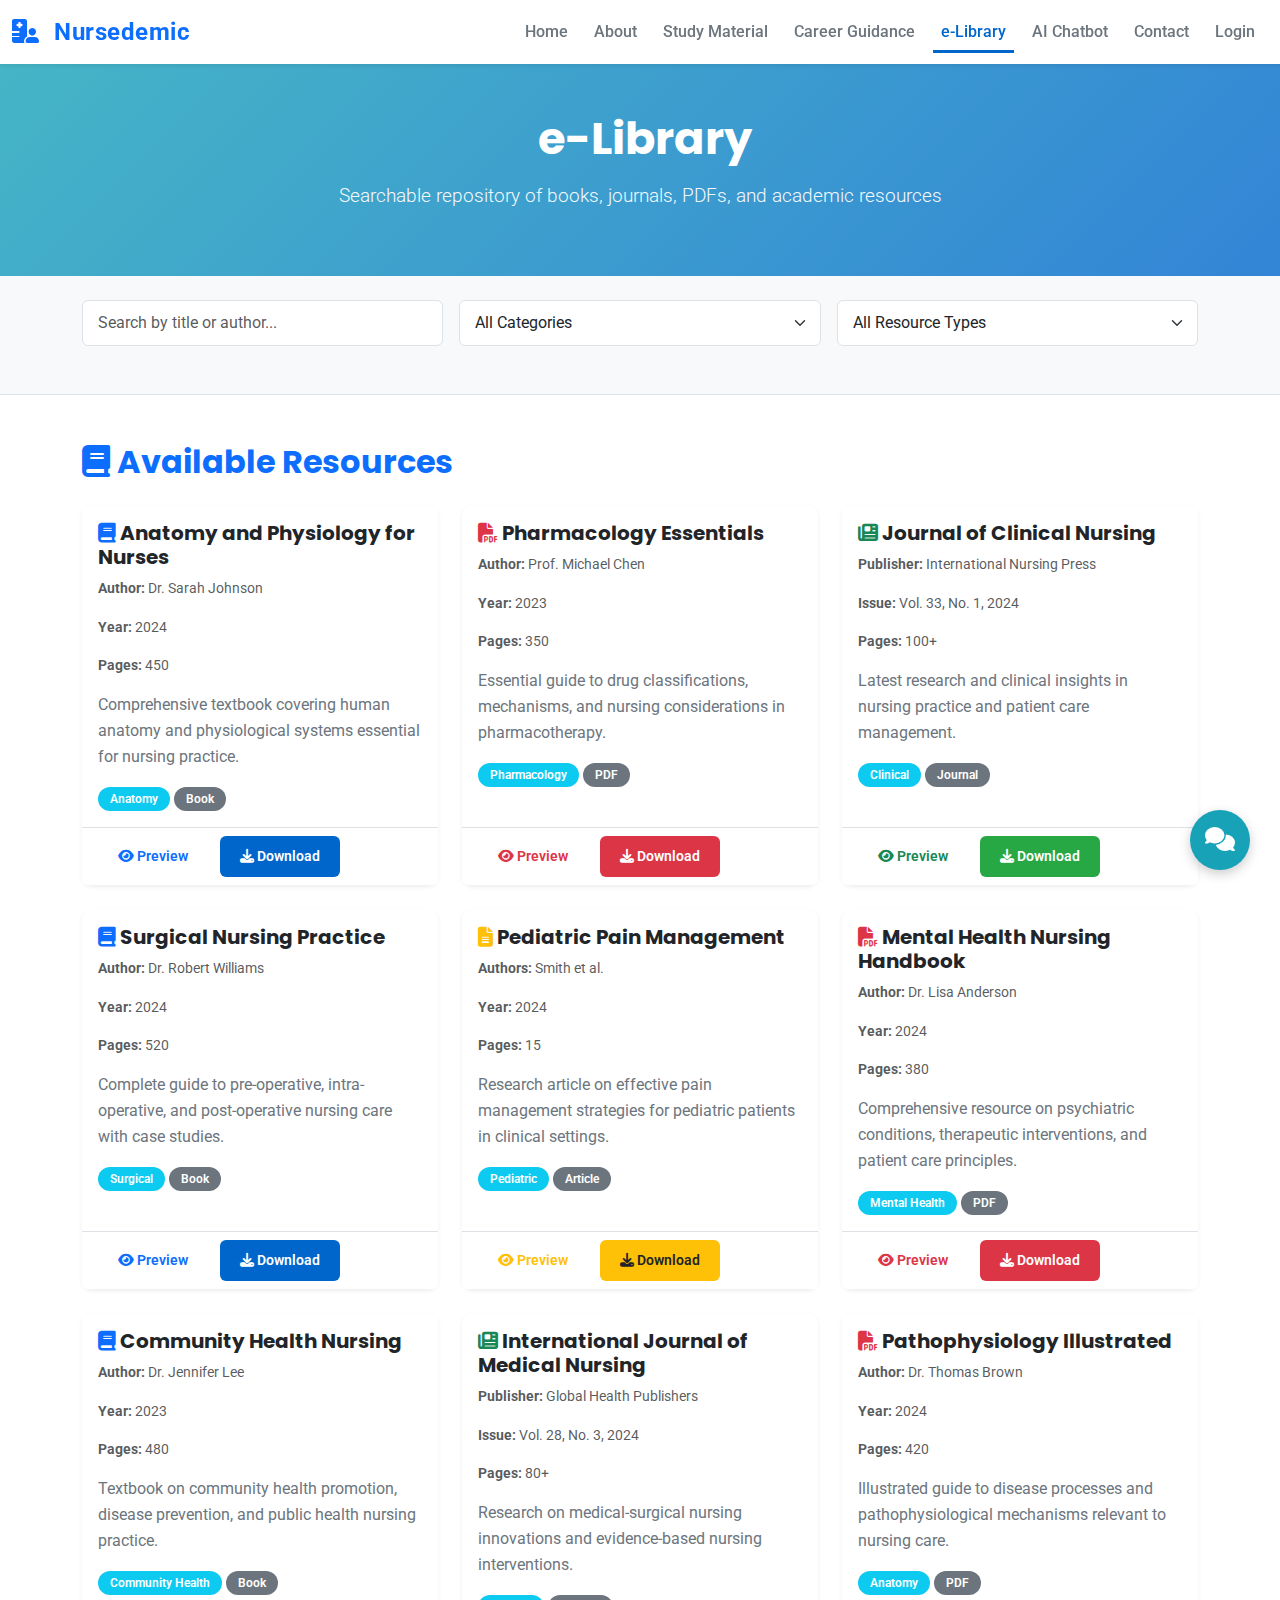
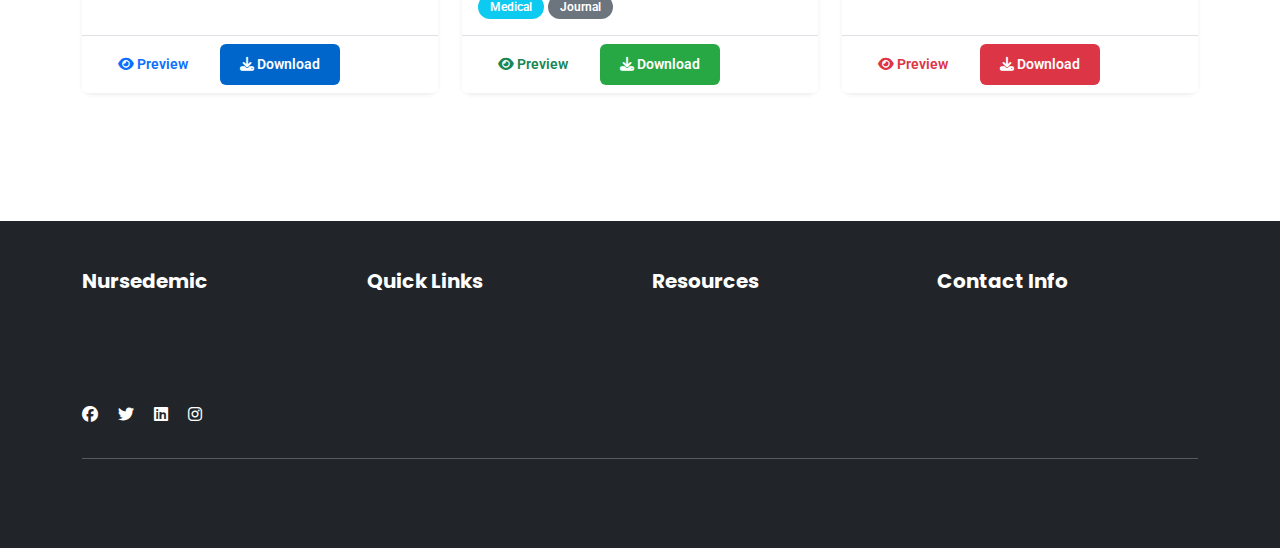
<file: e-library.html>
<!DOCTYPE html>
<html lang="en">
<head>
    <meta charset="UTF-8">
    <meta name="viewport" content="width=device-width, initial-scale=1.0">
    <title>e-Library - Nursedemic</title>
    <link href="https://cdnjs.cloudflare.com/ajax/libs/bootstrap/5.3.0/css/bootstrap.min.css" rel="stylesheet">
    <link href="https://cdnjs.cloudflare.com/ajax/libs/font-awesome/6.4.0/css/all.min.css" rel="stylesheet">
    <link href="https://fonts.googleapis.com/css2?family=Poppins:wght@300;400;600;700&family=Roboto:wght@300;400;500&display=swap" rel="stylesheet">
    <link href="css/style.css" rel="stylesheet">
</head>
<body>
    <!-- Navigation Bar -->
    <nav class="navbar navbar-expand-lg navbar-light bg-white sticky-top shadow-sm">
        <div class="container-fluid">
            <a class="navbar-brand fw-bold text-primary" href="index.html">
                <i class="fas fa-hospital-user"></i> Nursedemic
            </a>
            <button class="navbar-toggler" type="button" data-bs-toggle="collapse" data-bs-target="#navbarNav" aria-controls="navbarNav" aria-expanded="false" aria-label="Toggle navigation">
                <span class="navbar-toggler-icon"></span>
            </button>
            <div class="collapse navbar-collapse" id="navbarNav">
                <ul class="navbar-nav ms-auto">
                    <li class="nav-item"><a class="nav-link" href="index.html">Home</a></li>
                    <li class="nav-item"><a class="nav-link" href="about.html">About</a></li>
                    <li class="nav-item"><a class="nav-link" href="study-material.html">Study Material</a></li>
                    <li class="nav-item"><a class="nav-link" href="career-guidance.html">Career Guidance</a></li>
                    <li class="nav-item"><a class="nav-link active" href="e-library.html">e-Library</a></li>
                    <li class="nav-item"><a class="nav-link" href="ai-chatbot.html">AI Chatbot</a></li>
                    <li class="nav-item"><a class="nav-link" href="contact.html">Contact</a></li>
                    <li class="nav-item"><a class="nav-link" href="login.html">Login</a></li>
                </ul>
            </div>
        </div>
    </nav>

    <!-- Page Header -->
    <section class="page-header library-hero text-white py-5">
        <div class="container">
            <h1 class="display-4 fw-bold">
                <i class="fas fa-library"></i> e-Library
            </h1>
            <p class="lead">Searchable repository of books, journals, PDFs, and academic resources</p>
        </div>
    </section>

    <!-- Search and Filter Section -->
    <section class="search-filter-section py-4 bg-light border-bottom">
        <div class="container">
            <div class="row g-3 mb-4">
                <div class="col-md-4">
                    <input type="text" class="form-control" id="librarySearch" placeholder="Search by title or author..." onkeyup="searchLibrary()">
                </div>
                <div class="col-md-4">
                    <select class="form-select" id="categoryFilter" onchange="filterLibrary()">
                        <option value="">All Categories</option>
                        <option value="anatomy">Anatomy & Physiology</option>
                        <option value="pharmacology">Pharmacology</option>
                        <option value="clinical">Clinical Nursing</option>
                        <option value="surgical">Surgical Nursing</option>
                        <option value="pediatric">Pediatric Nursing</option>
                        <option value="medical">Medical Nursing</option>
                        <option value="mental-health">Mental Health Nursing</option>
                        <option value="community">Community Health</option>
                    </select>
                </div>
                <div class="col-md-4">
                    <select class="form-select" id="resourceFilter" onchange="filterLibrary()">
                        <option value="">All Resource Types</option>
                        <option value="books">Books</option>
                        <option value="journals">Journals</option>
                        <option value="pdfs">PDFs</option>
                        <option value="articles">Research Articles</option>
                    </select>
                </div>
            </div>
        </div>
    </section>

    <!-- Library Resources Section -->
    <section class="library-section py-5">
        <div class="container">
            <h2 class="fw-bold mb-4 text-primary">
                <i class="fas fa-book"></i> Available Resources
            </h2>
            <div class="row g-4">
                <!-- Resource 1 -->
                <div class="col-md-6 col-lg-4 library-item" data-category="anatomy" data-type="books">
                    <div class="card border-0 shadow-sm h-100 hover-card">
                        <div class="card-body">
                            <h5 class="card-title fw-bold">
                                <i class="fas fa-book text-primary"></i> Anatomy and Physiology for Nurses
                            </h5>
                            <p class="card-text text-muted small"><strong>Author:</strong> Dr. Sarah Johnson</p>
                            <p class="card-text text-muted small"><strong>Year:</strong> 2024</p>
                            <p class="card-text text-muted small"><strong>Pages:</strong> 450</p>
                            <p class="card-text">Comprehensive textbook covering human anatomy and physiological systems essential for nursing practice.</p>
                            <div class="mt-3">
                                <span class="badge bg-info">Anatomy</span>
                                <span class="badge bg-secondary">Book</span>
                            </div>
                        </div>
                        <div class="card-footer bg-white border-top">
                            <button class="btn btn-sm btn-outline-primary me-2" onclick="previewResource()">
                                <i class="fas fa-eye"></i> Preview
                            </button>
                            <a href="#" class="btn btn-sm btn-primary" download>
                                <i class="fas fa-download"></i> Download
                            </a>
                        </div>
                    </div>
                </div>

                <!-- Resource 2 -->
                <div class="col-md-6 col-lg-4 library-item" data-category="pharmacology" data-type="pdfs">
                    <div class="card border-0 shadow-sm h-100 hover-card">
                        <div class="card-body">
                            <h5 class="card-title fw-bold">
                                <i class="fas fa-file-pdf text-danger"></i> Pharmacology Essentials
                            </h5>
                            <p class="card-text text-muted small"><strong>Author:</strong> Prof. Michael Chen</strong></p>
                            <p class="card-text text-muted small"><strong>Year:</strong> 2023</p>
                            <p class="card-text text-muted small"><strong>Pages:</strong> 350</p>
                            <p class="card-text">Essential guide to drug classifications, mechanisms, and nursing considerations in pharmacotherapy.</p>
                            <div class="mt-3">
                                <span class="badge bg-info">Pharmacology</span>
                                <span class="badge bg-secondary">PDF</span>
                            </div>
                        </div>
                        <div class="card-footer bg-white border-top">
                            <button class="btn btn-sm btn-outline-danger me-2" onclick="previewResource()">
                                <i class="fas fa-eye"></i> Preview
                            </button>
                            <a href="#" class="btn btn-sm btn-danger" download>
                                <i class="fas fa-download"></i> Download
                            </a>
                        </div>
                    </div>
                </div>

                <!-- Resource 3 -->
                <div class="col-md-6 col-lg-4 library-item" data-category="clinical" data-type="journals">
                    <div class="card border-0 shadow-sm h-100 hover-card">
                        <div class="card-body">
                            <h5 class="card-title fw-bold">
                                <i class="fas fa-newspaper text-success"></i> Journal of Clinical Nursing
                            </h5>
                            <p class="card-text text-muted small"><strong>Publisher:</strong> International Nursing Press</p>
                            <p class="card-text text-muted small"><strong>Issue:</strong> Vol. 33, No. 1, 2024</p>
                            <p class="card-text text-muted small"><strong>Pages:</strong> 100+</p>
                            <p class="card-text">Latest research and clinical insights in nursing practice and patient care management.</p>
                            <div class="mt-3">
                                <span class="badge bg-info">Clinical</span>
                                <span class="badge bg-secondary">Journal</span>
                            </div>
                        </div>
                        <div class="card-footer bg-white border-top">
                            <button class="btn btn-sm btn-outline-success me-2" onclick="previewResource()">
                                <i class="fas fa-eye"></i> Preview
                            </button>
                            <a href="#" class="btn btn-sm btn-success" download>
                                <i class="fas fa-download"></i> Download
                            </a>
                        </div>
                    </div>
                </div>

                <!-- Resource 4 -->
                <div class="col-md-6 col-lg-4 library-item" data-category="surgical" data-type="books">
                    <div class="card border-0 shadow-sm h-100 hover-card">
                        <div class="card-body">
                            <h5 class="card-title fw-bold">
                                <i class="fas fa-book text-primary"></i> Surgical Nursing Practice
                            </h5>
                            <p class="card-text text-muted small"><strong>Author:</strong> Dr. Robert Williams</p>
                            <p class="card-text text-muted small"><strong>Year:</strong> 2024</p>
                            <p class="card-text text-muted small"><strong>Pages:</strong> 520</p>
                            <p class="card-text">Complete guide to pre-operative, intra-operative, and post-operative nursing care with case studies.</p>
                            <div class="mt-3">
                                <span class="badge bg-info">Surgical</span>
                                <span class="badge bg-secondary">Book</span>
                            </div>
                        </div>
                        <div class="card-footer bg-white border-top">
                            <button class="btn btn-sm btn-outline-primary me-2" onclick="previewResource()">
                                <i class="fas fa-eye"></i> Preview
                            </button>
                            <a href="#" class="btn btn-sm btn-primary" download>
                                <i class="fas fa-download"></i> Download
                            </a>
                        </div>
                    </div>
                </div>

                <!-- Resource 5 -->
                <div class="col-md-6 col-lg-4 library-item" data-category="pediatric" data-type="articles">
                    <div class="card border-0 shadow-sm h-100 hover-card">
                        <div class="card-body">
                            <h5 class="card-title fw-bold">
                                <i class="fas fa-file-alt text-warning"></i> Pediatric Pain Management
                            </h5>
                            <p class="card-text text-muted small"><strong>Authors:</strong> Smith et al.</p>
                            <p class="card-text text-muted small"><strong>Year:</strong> 2024</p>
                            <p class="card-text text-muted small"><strong>Pages:</strong> 15</p>
                            <p class="card-text">Research article on effective pain management strategies for pediatric patients in clinical settings.</p>
                            <div class="mt-3">
                                <span class="badge bg-info">Pediatric</span>
                                <span class="badge bg-secondary">Article</span>
                            </div>
                        </div>
                        <div class="card-footer bg-white border-top">
                            <button class="btn btn-sm btn-outline-warning me-2" onclick="previewResource()">
                                <i class="fas fa-eye"></i> Preview
                            </button>
                            <a href="#" class="btn btn-sm btn-warning" download>
                                <i class="fas fa-download"></i> Download
                            </a>
                        </div>
                    </div>
                </div>

                <!-- Resource 6 -->
                <div class="col-md-6 col-lg-4 library-item" data-category="mental-health" data-type="pdfs">
                    <div class="card border-0 shadow-sm h-100 hover-card">
                        <div class="card-body">
                            <h5 class="card-title fw-bold">
                                <i class="fas fa-file-pdf text-danger"></i> Mental Health Nursing Handbook
                            </h5>
                            <p class="card-text text-muted small"><strong>Author:</strong> Dr. Lisa Anderson</p>
                            <p class="card-text text-muted small"><strong>Year:</strong> 2024</p>
                            <p class="card-text text-muted small"><strong>Pages:</strong> 380</p>
                            <p class="card-text">Comprehensive resource on psychiatric conditions, therapeutic interventions, and patient care principles.</p>
                            <div class="mt-3">
                                <span class="badge bg-info">Mental Health</span>
                                <span class="badge bg-secondary">PDF</span>
                            </div>
                        </div>
                        <div class="card-footer bg-white border-top">
                            <button class="btn btn-sm btn-outline-danger me-2" onclick="previewResource()">
                                <i class="fas fa-eye"></i> Preview
                            </button>
                            <a href="#" class="btn btn-sm btn-danger" download>
                                <i class="fas fa-download"></i> Download
                            </a>
                        </div>
                    </div>
                </div>

                <!-- Resource 7 -->
                <div class="col-md-6 col-lg-4 library-item" data-category="community" data-type="books">
                    <div class="card border-0 shadow-sm h-100 hover-card">
                        <div class="card-body">
                            <h5 class="card-title fw-bold">
                                <i class="fas fa-book text-primary"></i> Community Health Nursing
                            </h5>
                            <p class="card-text text-muted small"><strong>Author:</strong> Dr. Jennifer Lee</p>
                            <p class="card-text text-muted small"><strong>Year:</strong> 2023</p>
                            <p class="card-text text-muted small"><strong>Pages:</strong> 480</p>
                            <p class="card-text">Textbook on community health promotion, disease prevention, and public health nursing practice.</p>
                            <div class="mt-3">
                                <span class="badge bg-info">Community Health</span>
                                <span class="badge bg-secondary">Book</span>
                            </div>
                        </div>
                        <div class="card-footer bg-white border-top">
                            <button class="btn btn-sm btn-outline-primary me-2" onclick="previewResource()">
                                <i class="fas fa-eye"></i> Preview
                            </button>
                            <a href="#" class="btn btn-sm btn-primary" download>
                                <i class="fas fa-download"></i> Download
                            </a>
                        </div>
                    </div>
                </div>

                <!-- Resource 8 -->
                <div class="col-md-6 col-lg-4 library-item" data-category="medical" data-type="journals">
                    <div class="card border-0 shadow-sm h-100 hover-card">
                        <div class="card-body">
                            <h5 class="card-title fw-bold">
                                <i class="fas fa-newspaper text-success"></i> International Journal of Medical Nursing
                            </h5>
                            <p class="card-text text-muted small"><strong>Publisher:</strong> Global Health Publishers</p>
                            <p class="card-text text-muted small"><strong>Issue:</strong> Vol. 28, No. 3, 2024</p>
                            <p class="card-text text-muted small"><strong>Pages:</strong> 80+</p>
                            <p class="card-text">Research on medical-surgical nursing innovations and evidence-based nursing interventions.</p>
                            <div class="mt-3">
                                <span class="badge bg-info">Medical</span>
                                <span class="badge bg-secondary">Journal</span>
                            </div>
                        </div>
                        <div class="card-footer bg-white border-top">
                            <button class="btn btn-sm btn-outline-success me-2" onclick="previewResource()">
                                <i class="fas fa-eye"></i> Preview
                            </button>
                            <a href="#" class="btn btn-sm btn-success" download>
                                <i class="fas fa-download"></i> Download
                            </a>
                        </div>
                    </div>
                </div>

                <!-- Resource 9 -->
                <div class="col-md-6 col-lg-4 library-item" data-category="anatomy" data-type="pdfs">
                    <div class="card border-0 shadow-sm h-100 hover-card">
                        <div class="card-body">
                            <h5 class="card-title fw-bold">
                                <i class="fas fa-file-pdf text-danger"></i> Pathophysiology Illustrated
                            </h5>
                            <p class="card-text text-muted small"><strong>Author:</strong> Dr. Thomas Brown</p>
                            <p class="card-text text-muted small"><strong>Year:</strong> 2024</p>
                            <p class="card-text text-muted small"><strong>Pages:</strong> 420</p>
                            <p class="card-text">Illustrated guide to disease processes and pathophysiological mechanisms relevant to nursing care.</p>
                            <div class="mt-3">
                                <span class="badge bg-info">Anatomy</span>
                                <span class="badge bg-secondary">PDF</span>
                            </div>
                        </div>
                        <div class="card-footer bg-white border-top">
                            <button class="btn btn-sm btn-outline-danger me-2" onclick="previewResource()">
                                <i class="fas fa-eye"></i> Preview
                            </button>
                            <a href="#" class="btn btn-sm btn-danger" download>
                                <i class="fas fa-download"></i> Download
                            </a>
                        </div>
                    </div>
                </div>
            </div>
        </div>
    </section>

    <!-- Footer -->
    <footer class="footer bg-dark text-white py-5">
        <div class="container">
            <div class="row g-4">
                <div class="col-md-3">
                    <h5 class="fw-bold mb-3">Nursedemic</h5>
                    <p class="text-muted">Your comprehensive nursing education platform for academic excellence and career growth.</p>
                    <div class="social-links mt-3">
                        <a href="#" class="text-white me-3 hover-effect"><i class="fab fa-facebook"></i></a>
                        <a href="#" class="text-white me-3 hover-effect"><i class="fab fa-twitter"></i></a>
                        <a href="#" class="text-white me-3 hover-effect"><i class="fab fa-linkedin"></i></a>
                        <a href="#" class="text-white hover-effect"><i class="fab fa-instagram"></i></a>
                    </div>
                </div>
                <div class="col-md-3">
                    <h5 class="fw-bold mb-3">Quick Links</h5>
                    <ul class="list-unstyled">
                        <li><a href="index.html" class="text-muted text-decoration-none hover-link">Home</a></li>
                        <li><a href="about.html" class="text-muted text-decoration-none hover-link">About</a></li>
                        <li><a href="study-material.html" class="text-muted text-decoration-none hover-link">Study Materials</a></li>
                        <li><a href="career-guidance.html" class="text-muted text-decoration-none hover-link">Career Guidance</a></li>
                    </ul>
                </div>
                <div class="col-md-3">
                    <h5 class="fw-bold mb-3">Resources</h5>
                    <ul class="list-unstyled">
                        <li><a href="e-library.html" class="text-muted text-decoration-none hover-link">e-Library</a></li>
                        <li><a href="ai-chatbot.html" class="text-muted text-decoration-none hover-link">AI Chatbot</a></li>
                        <li><a href="contact.html" class="text-muted text-decoration-none hover-link">Contact Us</a></li>
                        <li><a href="login.html" class="text-muted text-decoration-none hover-link">Login/Signup</a></li>
                    </ul>
                </div>
                <div class="col-md-3">
                    <h5 class="fw-bold mb-3">Contact Info</h5>
                    <p class="text-muted"><i class="fas fa-envelope"></i> info@nursedemic.com</p>
                    <p class="text-muted"><i class="fas fa-phone"></i> +1 (800) 123-4567</p>
                    <p class="text-muted"><i class="fas fa-map-marker-alt"></i> Nursing Hub, Education City</p>
                </div>
            </div>
            <hr class="bg-secondary mt-4">
            <div class="row">
                <div class="col-md-6">
                    <p class="text-muted mb-0">&copy; 2026 Nursedemic. All rights reserved.</p>
                </div>
                <div class="col-md-6 text-md-end">
                    <a href="#" class="text-muted text-decoration-none me-3">Privacy Policy</a>
                    <a href="#" class="text-muted text-decoration-none">Terms of Service</a>
                </div>
            </div>
        </div>
    </footer>

    <!-- AI Chatbot Floating Button -->
    <button id="chatbotBtn" class="chatbot-floating-btn" onclick="openChatbot()">
        <i class="fas fa-comments"></i>
    </button>

    <script src="https://cdnjs.cloudflare.com/ajax/libs/bootstrap/5.3.0/js/bootstrap.bundle.min.js"></script>
    <script src="js/main.js"></script>
</body>
</html>
</file>
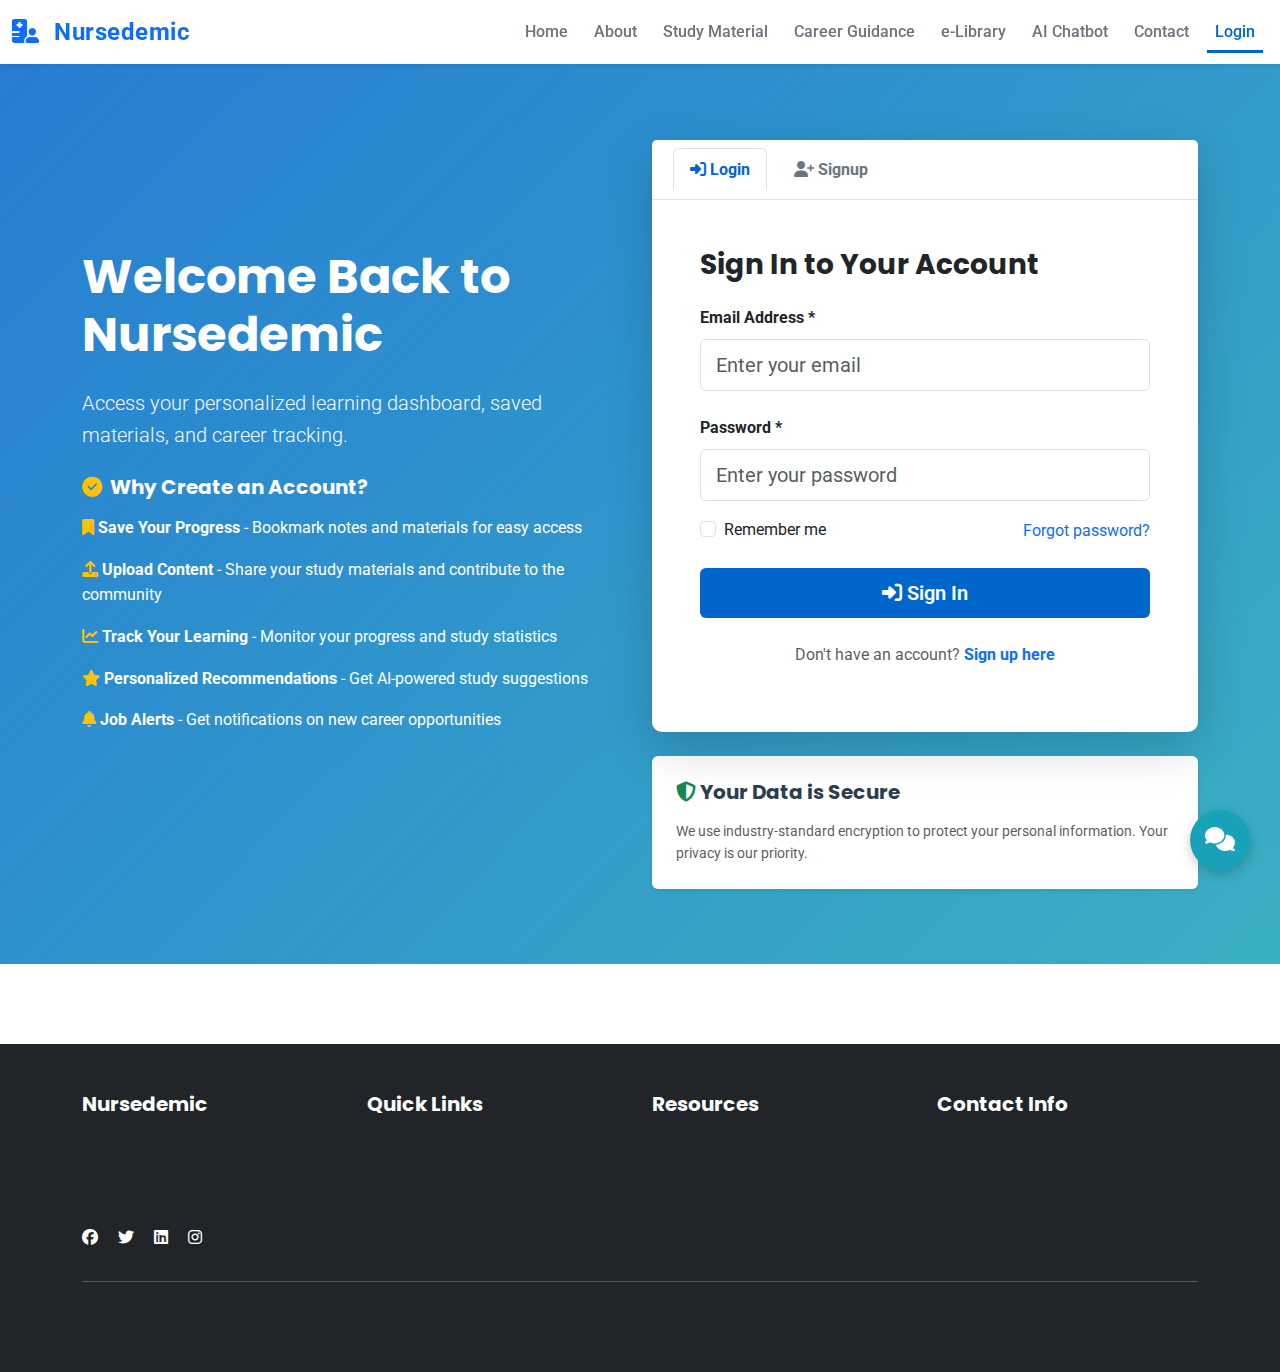
<file: login.html>
<!DOCTYPE html>
<html lang="en">
<head>
    <meta charset="UTF-8">
    <meta name="viewport" content="width=device-width, initial-scale=1.0">
    <title>Login/Signup - Nursedemic</title>
    <link href="https://cdnjs.cloudflare.com/ajax/libs/bootstrap/5.3.0/css/bootstrap.min.css" rel="stylesheet">
    <link href="https://cdnjs.cloudflare.com/ajax/libs/font-awesome/6.4.0/css/all.min.css" rel="stylesheet">
    <link href="https://fonts.googleapis.com/css2?family=Poppins:wght@300;400;600;700&family=Roboto:wght@300;400;500&display=swap" rel="stylesheet">
    <link href="css/style.css" rel="stylesheet">
</head>
<body>
    <!-- Navigation Bar -->
    <nav class="navbar navbar-expand-lg navbar-light bg-white sticky-top shadow-sm">
        <div class="container-fluid">
            <a class="navbar-brand fw-bold text-primary" href="index.html">
                <i class="fas fa-hospital-user"></i> Nursedemic
            </a>
            <button class="navbar-toggler" type="button" data-bs-toggle="collapse" data-bs-target="#navbarNav" aria-controls="navbarNav" aria-expanded="false" aria-label="Toggle navigation">
                <span class="navbar-toggler-icon"></span>
            </button>
            <div class="collapse navbar-collapse" id="navbarNav">
                <ul class="navbar-nav ms-auto">
                    <li class="nav-item"><a class="nav-link" href="index.html">Home</a></li>
                    <li class="nav-item"><a class="nav-link" href="about.html">About</a></li>
                    <li class="nav-item"><a class="nav-link" href="study-material.html">Study Material</a></li>
                    <li class="nav-item"><a class="nav-link" href="career-guidance.html">Career Guidance</a></li>
                    <li class="nav-item"><a class="nav-link" href="e-library.html">e-Library</a></li>
                    <li class="nav-item"><a class="nav-link" href="ai-chatbot.html">AI Chatbot</a></li>
                    <li class="nav-item"><a class="nav-link" href="contact.html">Contact</a></li>
                    <li class="nav-item"><a class="nav-link active" href="login.html">Login</a></li>
                </ul>
            </div>
        </div>
    </nav>

    <!-- Main Section -->
    <section class="login-section py-5 min-vh-100 d-flex align-items-center" style="background: linear-gradient(135deg, rgba(0, 102, 204, 0.85) 0%, rgba(23, 162, 184, 0.85) 100%), url('https://images.unsplash.com/photo-1576091160550-2173dba999ef?w=1200&h=800&fit=crop') center/cover fixed;">
        <div class="container">
            <div class="row">
                <!-- Left Side - Info -->
                <div class="col-lg-6 d-none d-lg-flex align-items-center">
                    <div>
                        <h2 class="fw-bold mb-4 text-white display-5">Welcome Back to Nursedemic</h2>
                        <p class="lead text-light mb-4">Access your personalized learning dashboard, saved materials, and career tracking.</p>
                        
                        <div class="mb-5">
                            <h5 class="fw-bold mb-3 text-white">
                                <i class="fas fa-check-circle text-warning me-2"></i>Why Create an Account?
                            </h5>
                            <ul class="list-unstyled">
                                <li class="mb-3 text-white">
                                    <i class="fas fa-bookmark text-warning"></i>
                                    <strong>Save Your Progress</strong> - Bookmark notes and materials for easy access
                                </li>
                                <li class="mb-3 text-white">
                                    <i class="fas fa-upload text-warning"></i>
                                    <strong>Upload Content</strong> - Share your study materials and contribute to the community
                                </li>
                                <li class="mb-3 text-white">
                                    <i class="fas fa-chart-line text-warning"></i>
                                    <strong>Track Your Learning</strong> - Monitor your progress and study statistics
                                </li>
                                <li class="mb-3 text-white">
                                    <i class="fas fa-star text-warning"></i>
                                    <strong>Personalized Recommendations</strong> - Get AI-powered study suggestions
                                </li>
                                <li class="mb-3 text-white">
                                    <i class="fas fa-bell text-warning"></i>
                                    <strong>Job Alerts</strong> - Get notifications on new career opportunities
                                </li>
                            </ul>
                        </div>
                    </div>
                </div>

                <!-- Right Side - Forms -->
                <div class="col-lg-6">
                    <div class="card border-0 shadow-lg">
                        <!-- Tab Navigation -->
                        <div class="card-header bg-white border-bottom">
                            <ul class="nav nav-tabs border-0" id="authTabs" role="tablist">
                                <li class="nav-item" role="presentation">
                                    <button class="nav-link active fw-bold" id="login-tab" data-bs-toggle="tab" data-bs-target="#loginForm" type="button" role="tab">
                                        <i class="fas fa-sign-in-alt"></i> Login
                                    </button>
                                </li>
                                <li class="nav-item" role="presentation">
                                    <button class="nav-link fw-bold" id="signup-tab" data-bs-toggle="tab" data-bs-target="#signupForm" type="button" role="tab">
                                        <i class="fas fa-user-plus"></i> Signup
                                    </button>
                                </li>
                            </ul>
                        </div>

                        <!-- Tab Content -->
                        <div class="card-body p-5">
                            <div class="tab-content" id="authTabContent">
                                <!-- Login Form -->
                                <div class="tab-pane fade show active" id="loginForm" role="tabpanel">
                                    <h3 class="fw-bold mb-4">Sign In to Your Account</h3>
                                    <form id="loginFormElement" method="POST" action="php/login_user.php">
                                        <div class="mb-4">
                                            <label for="loginEmail" class="form-label fw-bold">Email Address *</label>
                                            <input type="email" class="form-control form-control-lg" id="loginEmail" name="email" placeholder="Enter your email" required>
                                        </div>

                                        <div class="mb-3">
                                            <label for="loginPassword" class="form-label fw-bold">Password *</label>
                                            <input type="password" class="form-control form-control-lg" id="loginPassword" name="password" placeholder="Enter your password" required>
                                        </div>

                                        <div class="mb-4 d-flex justify-content-between align-items-center">
                                            <div class="form-check">
                                                <input class="form-check-input" type="checkbox" id="rememberMe" name="remember">
                                                <label class="form-check-label" for="rememberMe">Remember me</label>
                                            </div>
                                            <a href="#" class="text-primary text-decoration-none">Forgot password?</a>
                                        </div>

                                        <button type="submit" class="btn btn-primary btn-lg w-100">
                                            <i class="fas fa-sign-in-alt"></i> Sign In
                                        </button>
                                    </form>

                                    <div class="mt-4 text-center">
                                        <p class="text-muted">Don't have an account? <a href="#" data-bs-toggle="tab" data-bs-target="#signupForm" class="text-primary fw-bold">Sign up here</a></p>
                                    </div>
                                </div>

                                <!-- Signup Form -->
                                <div class="tab-pane fade" id="signupForm" role="tabpanel">
                                    <h3 class="fw-bold mb-4">Create a New Account</h3>
                                    <form id="signupFormElement" method="POST" action="php/register_user.php">
                                        <div class="mb-4">
                                            <label for="signupName" class="form-label fw-bold">Full Name *</label>
                                            <input type="text" class="form-control form-control-lg" id="signupName" name="name" placeholder="Enter your full name" required>
                                        </div>

                                        <div class="mb-4">
                                            <label for="signupEmail" class="form-label fw-bold">Email Address *</label>
                                            <input type="email" class="form-control form-control-lg" id="signupEmail" name="email" placeholder="Enter your email" required>
                                        </div>

                                        <div class="mb-4">
                                            <label for="signupRole" class="form-label fw-bold">I am a *</label>
                                            <select class="form-select form-select-lg" id="signupRole" name="role" required>
                                                <option value="">Select your role</option>
                                                <option value="student">Nursing Student</option>
                                                <option value="professional">Nursing Professional</option>
                                                <option value="educator">Educator/Instructor</option>
                                                <option value="other">Other</option>
                                            </select>
                                        </div>

                                        <div class="mb-4">
                                            <label for="signupPassword" class="form-label fw-bold">Password *</label>
                                            <input type="password" class="form-control form-control-lg" id="signupPassword" name="password" placeholder="Create a strong password" required>
                                            <small class="text-muted">Minimum 8 characters with uppercase, lowercase, and numbers</small>
                                        </div>

                                        <div class="mb-4">
                                            <label for="signupConfirmPassword" class="form-label fw-bold">Confirm Password *</label>
                                            <input type="password" class="form-control form-control-lg" id="signupConfirmPassword" name="confirm_password" placeholder="Confirm your password" required>
                                        </div>

                                        <div class="mb-4">
                                            <div class="form-check">
                                                <input class="form-check-input" type="checkbox" id="agreeTerms" name="agree_terms" required>
                                                <label class="form-check-label" for="agreeTerms">
                                                    I agree to the <a href="#" class="text-primary text-decoration-none">Terms of Service</a> and <a href="#" class="text-primary text-decoration-none">Privacy Policy</a> *
                                                </label>
                                            </div>
                                        </div>

                                        <button type="submit" class="btn btn-success btn-lg w-100">
                                            <i class="fas fa-user-plus"></i> Create Account
                                        </button>
                                    </form>

                                    <div class="mt-4 text-center">
                                        <p class="text-muted">Already have an account? <a href="#" data-bs-toggle="tab" data-bs-target="#loginForm" class="text-primary fw-bold">Sign in here</a></p>
                                    </div>
                                </div>
                            </div>
                        </div>
                    </div>

                    <!-- Additional Info -->
                    <div class="mt-4 p-4 bg-white rounded shadow-sm">
                        <h5 class="fw-bold mb-3">
                            <i class="fas fa-shield-alt text-success"></i> Your Data is Secure
                        </h5>
                        <p class="text-muted small mb-0">We use industry-standard encryption to protect your personal information. Your privacy is our priority.</p>
                    </div>
                </div>
            </div>
        </div>
    </section>

    <!-- Footer -->
    <footer class="footer bg-dark text-white py-5">
        <div class="container">
            <div class="row g-4">
                <div class="col-md-3">
                    <h5 class="fw-bold mb-3">Nursedemic</h5>
                    <p class="text-muted">Your comprehensive nursing education platform for academic excellence and career growth.</p>
                    <div class="social-links mt-3">
                        <a href="#" class="text-white me-3 hover-effect"><i class="fab fa-facebook"></i></a>
                        <a href="#" class="text-white me-3 hover-effect"><i class="fab fa-twitter"></i></a>
                        <a href="#" class="text-white me-3 hover-effect"><i class="fab fa-linkedin"></i></a>
                        <a href="#" class="text-white hover-effect"><i class="fab fa-instagram"></i></a>
                    </div>
                </div>
                <div class="col-md-3">
                    <h5 class="fw-bold mb-3">Quick Links</h5>
                    <ul class="list-unstyled">
                        <li><a href="index.html" class="text-muted text-decoration-none hover-link">Home</a></li>
                        <li><a href="about.html" class="text-muted text-decoration-none hover-link">About</a></li>
                        <li><a href="study-material.html" class="text-muted text-decoration-none hover-link">Study Materials</a></li>
                        <li><a href="career-guidance.html" class="text-muted text-decoration-none hover-link">Career Guidance</a></li>
                    </ul>
                </div>
                <div class="col-md-3">
                    <h5 class="fw-bold mb-3">Resources</h5>
                    <ul class="list-unstyled">
                        <li><a href="e-library.html" class="text-muted text-decoration-none hover-link">e-Library</a></li>
                        <li><a href="ai-chatbot.html" class="text-muted text-decoration-none hover-link">AI Chatbot</a></li>
                        <li><a href="contact.html" class="text-muted text-decoration-none hover-link">Contact Us</a></li>
                        <li><a href="login.html" class="text-muted text-decoration-none hover-link">Login/Signup</a></li>
                    </ul>
                </div>
                <div class="col-md-3">
                    <h5 class="fw-bold mb-3">Contact Info</h5>
                    <p class="text-muted"><i class="fas fa-envelope"></i> info@nursedemic.com</p>
                    <p class="text-muted"><i class="fas fa-phone"></i> +1 (800) 123-4567</p>
                    <p class="text-muted"><i class="fas fa-map-marker-alt"></i> Nursing Hub, Education City</p>
                </div>
            </div>
            <hr class="bg-secondary mt-4">
            <div class="row">
                <div class="col-md-6">
                    <p class="text-muted mb-0">&copy; 2026 Nursedemic. All rights reserved.</p>
                </div>
                <div class="col-md-6 text-md-end">
                    <a href="#" class="text-muted text-decoration-none me-3">Privacy Policy</a>
                    <a href="#" class="text-muted text-decoration-none">Terms of Service</a>
                </div>
            </div>
        </div>
    </footer>

    <!-- AI Chatbot Floating Button -->
    <button id="chatbotBtn" class="chatbot-floating-btn" onclick="openChatbot()">
        <i class="fas fa-comments"></i>
    </button>

    <script src="https://cdnjs.cloudflare.com/ajax/libs/bootstrap/5.3.0/js/bootstrap.bundle.min.js"></script>
    <script src="js/main.js"></script>
</body>
</html>
</file>
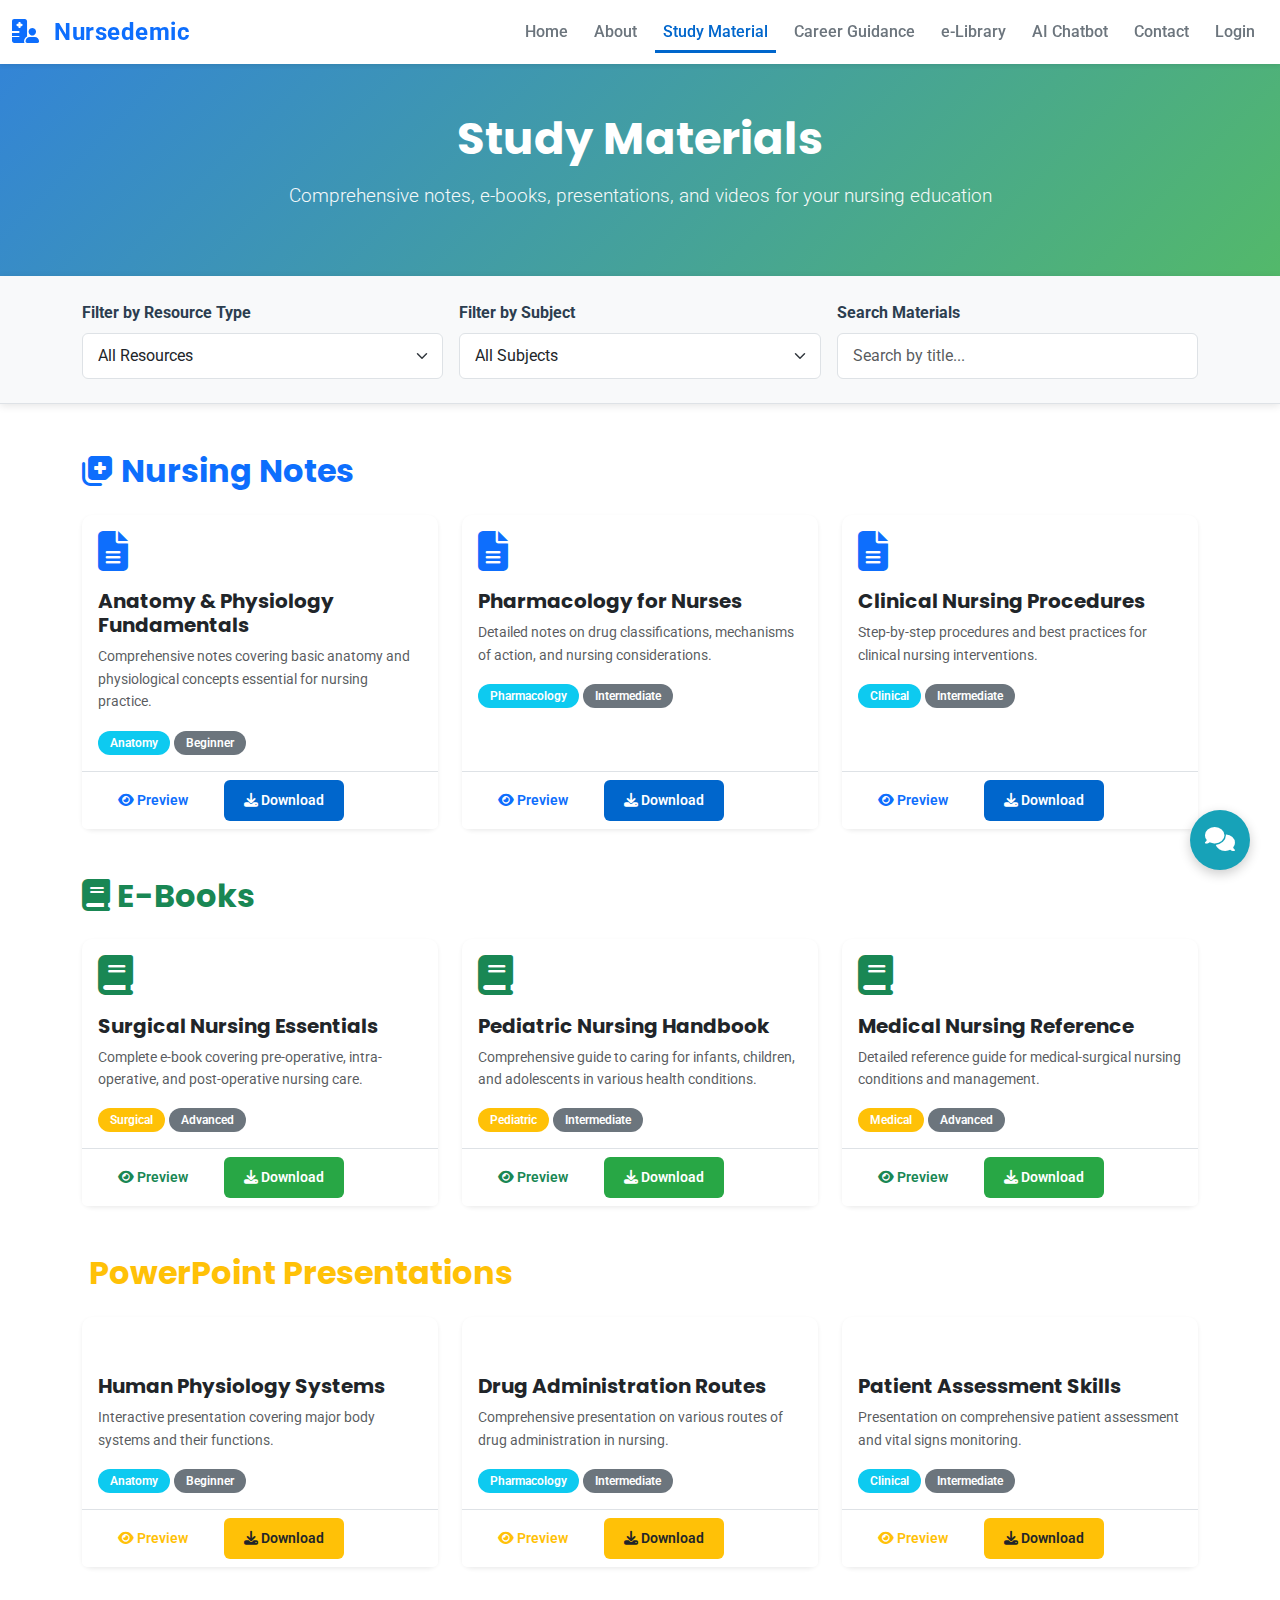
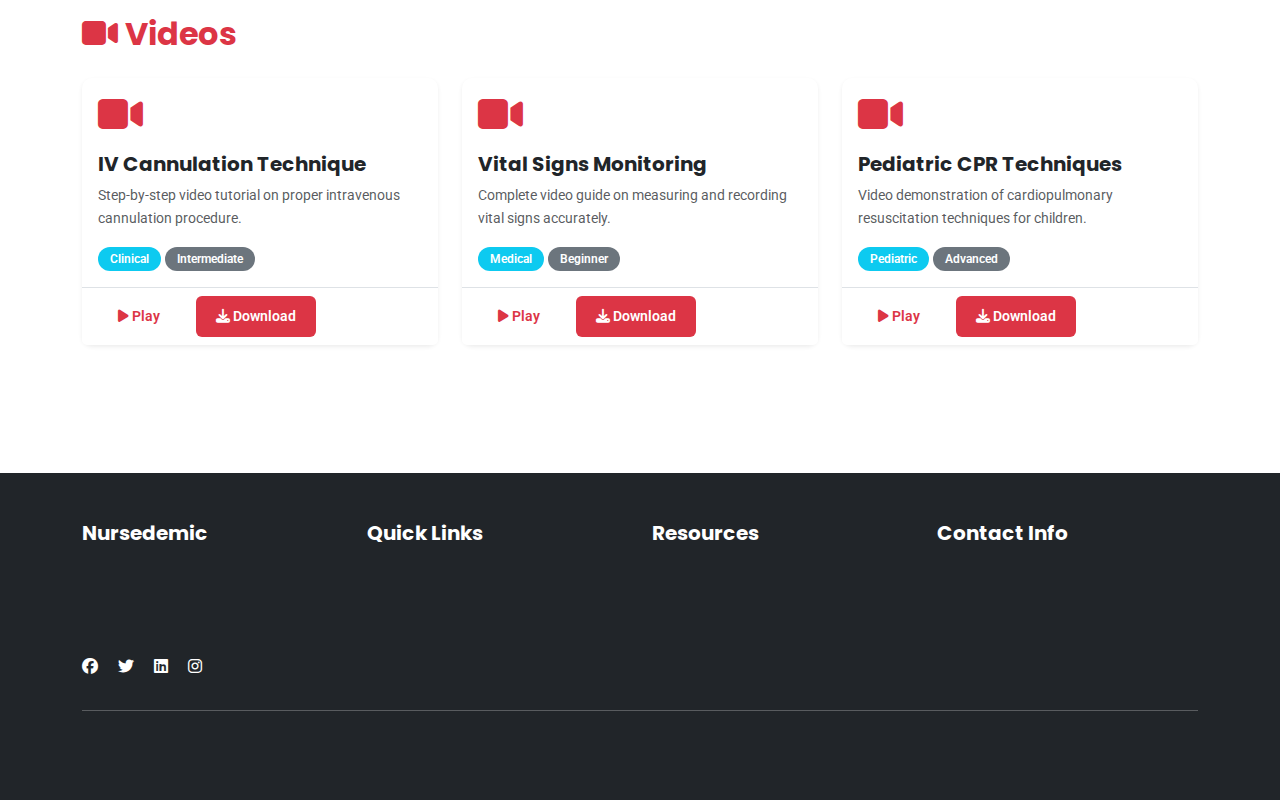
<file: study-material.html>
<!DOCTYPE html>
<html lang="en">
<head>
    <meta charset="UTF-8">
    <meta name="viewport" content="width=device-width, initial-scale=1.0">
    <title>Study Material - Nursedemic</title>
    <link href="https://cdnjs.cloudflare.com/ajax/libs/bootstrap/5.3.0/css/bootstrap.min.css" rel="stylesheet">
    <link href="https://cdnjs.cloudflare.com/ajax/libs/font-awesome/6.4.0/css/all.min.css" rel="stylesheet">
    <link href="https://fonts.googleapis.com/css2?family=Poppins:wght@300;400;600;700&family=Roboto:wght@300;400;500&display=swap" rel="stylesheet">
    <link href="css/style.css" rel="stylesheet">
</head>
<body>
    <!-- Navigation Bar -->
    <nav class="navbar navbar-expand-lg navbar-light bg-white sticky-top shadow-sm">
        <div class="container-fluid">
            <a class="navbar-brand fw-bold text-primary" href="index.html">
                <i class="fas fa-hospital-user"></i> Nursedemic
            </a>
            <button class="navbar-toggler" type="button" data-bs-toggle="collapse" data-bs-target="#navbarNav" aria-controls="navbarNav" aria-expanded="false" aria-label="Toggle navigation">
                <span class="navbar-toggler-icon"></span>
            </button>
            <div class="collapse navbar-collapse" id="navbarNav">
                <ul class="navbar-nav ms-auto">
                    <li class="nav-item"><a class="nav-link" href="index.html">Home</a></li>
                    <li class="nav-item"><a class="nav-link" href="about.html">About</a></li>
                    <li class="nav-item"><a class="nav-link active" href="study-material.html">Study Material</a></li>
                    <li class="nav-item"><a class="nav-link" href="career-guidance.html">Career Guidance</a></li>
                    <li class="nav-item"><a class="nav-link" href="e-library.html">e-Library</a></li>
                    <li class="nav-item"><a class="nav-link" href="ai-chatbot.html">AI Chatbot</a></li>
                    <li class="nav-item"><a class="nav-link" href="contact.html">Contact</a></li>
                    <li class="nav-item"><a class="nav-link" href="login.html">Login</a></li>
                </ul>
            </div>
        </div>
    </nav>

    <!-- Page Header -->
    <section class="page-header study-material-hero text-white py-5">
        <div class="container">
            <h1 class="display-4 fw-bold">Study Materials</h1>
            <p class="lead">Comprehensive notes, e-books, presentations, and videos for your nursing education</p>
        </div>
    </section>

    <!-- Filter Section -->
    <section class="filter-section py-4 bg-light border-bottom">
        <div class="container">
            <div class="row g-3 align-items-end">
                <div class="col-md-4">
                    <label for="resourceFilter" class="form-label fw-bold">Filter by Resource Type</label>
                    <select id="resourceFilter" class="form-select" onchange="filterResources()">
                        <option value="">All Resources</option>
                        <option value="notes">Nursing Notes</option>
                        <option value="ebooks">E-Books</option>
                        <option value="presentations">PowerPoint Presentations</option>
                        <option value="videos">Videos</option>
                    </select>
                </div>
                <div class="col-md-4">
                    <label for="subjectFilter" class="form-label fw-bold">Filter by Subject</label>
                    <select id="subjectFilter" class="form-select" onchange="filterResources()">
                        <option value="">All Subjects</option>
                        <option value="anatomy">Anatomy & Physiology</option>
                        <option value="pharmacology">Pharmacology</option>
                        <option value="clinical">Clinical Nursing</option>
                        <option value="surgical">Surgical Nursing</option>
                        <option value="pediatric">Pediatric Nursing</option>
                        <option value="medical">Medical Nursing</option>
                    </select>
                </div>
                <div class="col-md-4">
                    <label for="searchMaterial" class="form-label fw-bold">Search Materials</label>
                    <input type="text" id="searchMaterial" class="form-control" placeholder="Search by title..." onkeyup="filterResources()">
                </div>
            </div>
        </div>
    </section>

    <!-- Study Materials Section -->
    <section class="study-material-section py-5">
        <div class="container">
            <!-- Nursing Notes -->
            <h2 class="fw-bold mb-4 text-primary">
                <i class="fas fa-notes-medical"></i> Nursing Notes
            </h2>
            <div class="row g-4 mb-5" id="notesContainer">
                <div class="col-md-6 col-lg-4 material-card" data-type="notes" data-subject="anatomy">
                    <div class="card border-0 shadow-sm h-100 hover-card">
                        <div class="card-body">
                            <div class="mb-3">
                                <i class="fas fa-file-alt text-primary" style="font-size: 2.5rem;"></i>
                            </div>
                            <h5 class="card-title fw-bold">Anatomy & Physiology Fundamentals</h5>
                            <p class="card-text text-muted text-sm">Comprehensive notes covering basic anatomy and physiological concepts essential for nursing practice.</p>
                            <div class="mt-3">
                                <span class="badge bg-info">Anatomy</span>
                                <span class="badge bg-secondary">Beginner</span>
                            </div>
                        </div>
                        <div class="card-footer bg-white border-top">
                            <button class="btn btn-sm btn-outline-primary me-2" onclick="previewMaterial()">
                                <i class="fas fa-eye"></i> Preview
                            </button>
                            <a href="assets/documents/anatomy_physiology.pdf" class="btn btn-sm btn-primary" download>
                                <i class="fas fa-download"></i> Download
                            </a>
                        </div>
                    </div>
                </div>
                <div class="col-md-6 col-lg-4 material-card" data-type="notes" data-subject="pharmacology">
                    <div class="card border-0 shadow-sm h-100 hover-card">
                        <div class="card-body">
                            <div class="mb-3">
                                <i class="fas fa-file-alt text-primary" style="font-size: 2.5rem;"></i>
                            </div>
                            <h5 class="card-title fw-bold">Pharmacology for Nurses</h5>
                            <p class="card-text text-muted text-sm">Detailed notes on drug classifications, mechanisms of action, and nursing considerations.</p>
                            <div class="mt-3">
                                <span class="badge bg-info">Pharmacology</span>
                                <span class="badge bg-secondary">Intermediate</span>
                            </div>
                        </div>
                        <div class="card-footer bg-white border-top">
                            <button class="btn btn-sm btn-outline-primary me-2" onclick="previewMaterial()">
                                <i class="fas fa-eye"></i> Preview
                            </button>
                            <a href="assets/documents/pharmacology.pdf" class="btn btn-sm btn-primary" download>
                                <i class="fas fa-download"></i> Download
                            </a>
                        </div>
                    </div>
                </div>
                <div class="col-md-6 col-lg-4 material-card" data-type="notes" data-subject="clinical">
                    <div class="card border-0 shadow-sm h-100 hover-card">
                        <div class="card-body">
                            <div class="mb-3">
                                <i class="fas fa-file-alt text-primary" style="font-size: 2.5rem;"></i>
                            </div>
                            <h5 class="card-title fw-bold">Clinical Nursing Procedures</h5>
                            <p class="card-text text-muted text-sm">Step-by-step procedures and best practices for clinical nursing interventions.</p>
                            <div class="mt-3">
                                <span class="badge bg-info">Clinical</span>
                                <span class="badge bg-secondary">Intermediate</span>
                            </div>
                        </div>
                        <div class="card-footer bg-white border-top">
                            <button class="btn btn-sm btn-outline-primary me-2" onclick="previewMaterial()">
                                <i class="fas fa-eye"></i> Preview
                            </button>
                            <a href="assets/documents/clinical_procedures.pdf" class="btn btn-sm btn-primary" download>
                                <i class="fas fa-download"></i> Download
                            </a>
                        </div>
                    </div>
                </div>
            </div>

            <!-- E-Books -->
            <h2 class="fw-bold mb-4 text-success">
                <i class="fas fa-book"></i> E-Books
            </h2>
            <div class="row g-4 mb-5" id="ebooksContainer">
                <div class="col-md-6 col-lg-4 material-card" data-type="ebooks" data-subject="surgical">
                    <div class="card border-0 shadow-sm h-100 hover-card">
                        <div class="card-body">
                            <div class="mb-3">
                                <i class="fas fa-book text-success" style="font-size: 2.5rem;"></i>
                            </div>
                            <h5 class="card-title fw-bold">Surgical Nursing Essentials</h5>
                            <p class="card-text text-muted text-sm">Complete e-book covering pre-operative, intra-operative, and post-operative nursing care.</p>
                            <div class="mt-3">
                                <span class="badge bg-warning">Surgical</span>
                                <span class="badge bg-secondary">Advanced</span>
                            </div>
                        </div>
                        <div class="card-footer bg-white border-top">
                            <button class="btn btn-sm btn-outline-success me-2" onclick="previewMaterial()">
                                <i class="fas fa-eye"></i> Preview
                            </button>
                            <a href="assets/documents/surgical_nursing.pdf" class="btn btn-sm btn-success" download>
                                <i class="fas fa-download"></i> Download
                            </a>
                        </div>
                    </div>
                </div>
                <div class="col-md-6 col-lg-4 material-card" data-type="ebooks" data-subject="pediatric">
                    <div class="card border-0 shadow-sm h-100 hover-card">
                        <div class="card-body">
                            <div class="mb-3">
                                <i class="fas fa-book text-success" style="font-size: 2.5rem;"></i>
                            </div>
                            <h5 class="card-title fw-bold">Pediatric Nursing Handbook</h5>
                            <p class="card-text text-muted text-sm">Comprehensive guide to caring for infants, children, and adolescents in various health conditions.</p>
                            <div class="mt-3">
                                <span class="badge bg-warning">Pediatric</span>
                                <span class="badge bg-secondary">Intermediate</span>
                            </div>
                        </div>
                        <div class="card-footer bg-white border-top">
                            <button class="btn btn-sm btn-outline-success me-2" onclick="previewMaterial()">
                                <i class="fas fa-eye"></i> Preview
                            </button>
                            <a href="assets/documents/pediatric_nursing.pdf" class="btn btn-sm btn-success" download>
                                <i class="fas fa-download"></i> Download
                            </a>
                        </div>
                    </div>
                </div>
                <div class="col-md-6 col-lg-4 material-card" data-type="ebooks" data-subject="medical">
                    <div class="card border-0 shadow-sm h-100 hover-card">
                        <div class="card-body">
                            <div class="mb-3">
                                <i class="fas fa-book text-success" style="font-size: 2.5rem;"></i>
                            </div>
                            <h5 class="card-title fw-bold">Medical Nursing Reference</h5>
                            <p class="card-text text-muted text-sm">Detailed reference guide for medical-surgical nursing conditions and management.</p>
                            <div class="mt-3">
                                <span class="badge bg-warning">Medical</span>
                                <span class="badge bg-secondary">Advanced</span>
                            </div>
                        </div>
                        <div class="card-footer bg-white border-top">
                            <button class="btn btn-sm btn-outline-success me-2" onclick="previewMaterial()">
                                <i class="fas fa-eye"></i> Preview
                            </button>
                            <a href="assets/documents/medical_nursing.pdf" class="btn btn-sm btn-success" download>
                                <i class="fas fa-download"></i> Download
                            </a>
                        </div>
                    </div>
                </div>
            </div>

            <!-- PowerPoint Presentations -->
            <h2 class="fw-bold mb-4 text-warning">
                <i class="fas fa-presentation"></i> PowerPoint Presentations
            </h2>
            <div class="row g-4 mb-5" id="presentationsContainer">
                <div class="col-md-6 col-lg-4 material-card" data-type="presentations" data-subject="anatomy">
                    <div class="card border-0 shadow-sm h-100 hover-card">
                        <div class="card-body">
                            <div class="mb-3">
                                <i class="fas fa-presentation text-warning" style="font-size: 2.5rem;"></i>
                            </div>
                            <h5 class="card-title fw-bold">Human Physiology Systems</h5>
                            <p class="card-text text-muted text-sm">Interactive presentation covering major body systems and their functions.</p>
                            <div class="mt-3">
                                <span class="badge bg-info">Anatomy</span>
                                <span class="badge bg-secondary">Beginner</span>
                            </div>
                        </div>
                        <div class="card-footer bg-white border-top">
                            <button class="btn btn-sm btn-outline-warning me-2" onclick="previewMaterial()">
                                <i class="fas fa-eye"></i> Preview
                            </button>
                            <a href="assets/documents/physiology_systems.ppt" class="btn btn-sm btn-warning" download>
                                <i class="fas fa-download"></i> Download
                            </a>
                        </div>
                    </div>
                </div>
                <div class="col-md-6 col-lg-4 material-card" data-type="presentations" data-subject="pharmacology">
                    <div class="card border-0 shadow-sm h-100 hover-card">
                        <div class="card-body">
                            <div class="mb-3">
                                <i class="fas fa-presentation text-warning" style="font-size: 2.5rem;"></i>
                            </div>
                            <h5 class="card-title fw-bold">Drug Administration Routes</h5>
                            <p class="card-text text-muted text-sm">Comprehensive presentation on various routes of drug administration in nursing.</p>
                            <div class="mt-3">
                                <span class="badge bg-info">Pharmacology</span>
                                <span class="badge bg-secondary">Intermediate</span>
                            </div>
                        </div>
                        <div class="card-footer bg-white border-top">
                            <button class="btn btn-sm btn-outline-warning me-2" onclick="previewMaterial()">
                                <i class="fas fa-eye"></i> Preview
                            </button>
                            <a href="assets/documents/drug_routes.ppt" class="btn btn-sm btn-warning" download>
                                <i class="fas fa-download"></i> Download
                            </a>
                        </div>
                    </div>
                </div>
                <div class="col-md-6 col-lg-4 material-card" data-type="presentations" data-subject="clinical">
                    <div class="card border-0 shadow-sm h-100 hover-card">
                        <div class="card-body">
                            <div class="mb-3">
                                <i class="fas fa-presentation text-warning" style="font-size: 2.5rem;"></i>
                            </div>
                            <h5 class="card-title fw-bold">Patient Assessment Skills</h5>
                            <p class="card-text text-muted text-sm">Presentation on comprehensive patient assessment and vital signs monitoring.</p>
                            <div class="mt-3">
                                <span class="badge bg-info">Clinical</span>
                                <span class="badge bg-secondary">Intermediate</span>
                            </div>
                        </div>
                        <div class="card-footer bg-white border-top">
                            <button class="btn btn-sm btn-outline-warning me-2" onclick="previewMaterial()">
                                <i class="fas fa-eye"></i> Preview
                            </button>
                            <a href="assets/documents/patient_assessment.ppt" class="btn btn-sm btn-warning" download>
                                <i class="fas fa-download"></i> Download
                            </a>
                        </div>
                    </div>
                </div>
            </div>

            <!-- Videos -->
            <h2 class="fw-bold mb-4 text-danger">
                <i class="fas fa-video"></i> Videos
            </h2>
            <div class="row g-4" id="videosContainer">
                <div class="col-md-6 col-lg-4 material-card" data-type="videos" data-subject="clinical">
                    <div class="card border-0 shadow-sm h-100 hover-card">
                        <div class="card-body">
                            <div class="mb-3">
                                <i class="fas fa-video text-danger" style="font-size: 2.5rem;"></i>
                            </div>
                            <h5 class="card-title fw-bold">IV Cannulation Technique</h5>
                            <p class="card-text text-muted text-sm">Step-by-step video tutorial on proper intravenous cannulation procedure.</p>
                            <div class="mt-3">
                                <span class="badge bg-info">Clinical</span>
                                <span class="badge bg-secondary">Intermediate</span>
                            </div>
                        </div>
                        <div class="card-footer bg-white border-top">
                            <button class="btn btn-sm btn-outline-danger me-2" onclick="playVideo('video1')">
                                <i class="fas fa-play"></i> Play
                            </button>
                            <a href="#" class="btn btn-sm btn-danger" download>
                                <i class="fas fa-download"></i> Download
                            </a>
                        </div>
                    </div>
                </div>
                <div class="col-md-6 col-lg-4 material-card" data-type="videos" data-subject="medical">
                    <div class="card border-0 shadow-sm h-100 hover-card">
                        <div class="card-body">
                            <div class="mb-3">
                                <i class="fas fa-video text-danger" style="font-size: 2.5rem;"></i>
                            </div>
                            <h5 class="card-title fw-bold">Vital Signs Monitoring</h5>
                            <p class="card-text text-muted text-sm">Complete video guide on measuring and recording vital signs accurately.</p>
                            <div class="mt-3">
                                <span class="badge bg-info">Medical</span>
                                <span class="badge bg-secondary">Beginner</span>
                            </div>
                        </div>
                        <div class="card-footer bg-white border-top">
                            <button class="btn btn-sm btn-outline-danger me-2" onclick="playVideo('video2')">
                                <i class="fas fa-play"></i> Play
                            </button>
                            <a href="#" class="btn btn-sm btn-danger" download>
                                <i class="fas fa-download"></i> Download
                            </a>
                        </div>
                    </div>
                </div>
                <div class="col-md-6 col-lg-4 material-card" data-type="videos" data-subject="pediatric">
                    <div class="card border-0 shadow-sm h-100 hover-card">
                        <div class="card-body">
                            <div class="mb-3">
                                <i class="fas fa-video text-danger" style="font-size: 2.5rem;"></i>
                            </div>
                            <h5 class="card-title fw-bold">Pediatric CPR Techniques</h5>
                            <p class="card-text text-muted text-sm">Video demonstration of cardiopulmonary resuscitation techniques for children.</p>
                            <div class="mt-3">
                                <span class="badge bg-info">Pediatric</span>
                                <span class="badge bg-secondary">Advanced</span>
                            </div>
                        </div>
                        <div class="card-footer bg-white border-top">
                            <button class="btn btn-sm btn-outline-danger me-2" onclick="playVideo('video3')">
                                <i class="fas fa-play"></i> Play
                            </button>
                            <a href="#" class="btn btn-sm btn-danger" download>
                                <i class="fas fa-download"></i> Download
                            </a>
                        </div>
                    </div>
                </div>
            </div>
        </div>
    </section>

    <!-- Footer -->
    <footer class="footer bg-dark text-white py-5">
        <div class="container">
            <div class="row g-4">
                <div class="col-md-3">
                    <h5 class="fw-bold mb-3">Nursedemic</h5>
                    <p class="text-muted">Your comprehensive nursing education platform for academic excellence and career growth.</p>
                    <div class="social-links mt-3">
                        <a href="#" class="text-white me-3 hover-effect"><i class="fab fa-facebook"></i></a>
                        <a href="#" class="text-white me-3 hover-effect"><i class="fab fa-twitter"></i></a>
                        <a href="#" class="text-white me-3 hover-effect"><i class="fab fa-linkedin"></i></a>
                        <a href="#" class="text-white hover-effect"><i class="fab fa-instagram"></i></a>
                    </div>
                </div>
                <div class="col-md-3">
                    <h5 class="fw-bold mb-3">Quick Links</h5>
                    <ul class="list-unstyled">
                        <li><a href="index.html" class="text-muted text-decoration-none hover-link">Home</a></li>
                        <li><a href="about.html" class="text-muted text-decoration-none hover-link">About</a></li>
                        <li><a href="study-material.html" class="text-muted text-decoration-none hover-link">Study Materials</a></li>
                        <li><a href="career-guidance.html" class="text-muted text-decoration-none hover-link">Career Guidance</a></li>
                    </ul>
                </div>
                <div class="col-md-3">
                    <h5 class="fw-bold mb-3">Resources</h5>
                    <ul class="list-unstyled">
                        <li><a href="e-library.html" class="text-muted text-decoration-none hover-link">e-Library</a></li>
                        <li><a href="ai-chatbot.html" class="text-muted text-decoration-none hover-link">AI Chatbot</a></li>
                        <li><a href="contact.html" class="text-muted text-decoration-none hover-link">Contact Us</a></li>
                        <li><a href="login.html" class="text-muted text-decoration-none hover-link">Login/Signup</a></li>
                    </ul>
                </div>
                <div class="col-md-3">
                    <h5 class="fw-bold mb-3">Contact Info</h5>
                    <p class="text-muted"><i class="fas fa-envelope"></i> info@nursedemic.com</p>
                    <p class="text-muted"><i class="fas fa-phone"></i> +1 (800) 123-4567</p>
                    <p class="text-muted"><i class="fas fa-map-marker-alt"></i> Nursing Hub, Education City</p>
                </div>
            </div>
            <hr class="bg-secondary mt-4">
            <div class="row">
                <div class="col-md-6">
                    <p class="text-muted mb-0">&copy; 2026 Nursedemic. All rights reserved.</p>
                </div>
                <div class="col-md-6 text-md-end">
                    <a href="#" class="text-muted text-decoration-none me-3">Privacy Policy</a>
                    <a href="#" class="text-muted text-decoration-none">Terms of Service</a>
                </div>
            </div>
        </div>
    </footer>

    <!-- AI Chatbot Floating Button -->
    <button id="chatbotBtn" class="chatbot-floating-btn" onclick="openChatbot()">
        <i class="fas fa-comments"></i>
    </button>

    <script src="https://cdnjs.cloudflare.com/ajax/libs/bootstrap/5.3.0/js/bootstrap.bundle.min.js"></script>
    <script src="js/main.js"></script>
</body>
</html>
</file>
<file: css/style.css>
/* ===================================
   NURSEDEMIC MAIN STYLESHEET
   Medical-themed Color Scheme
   =================================== */

/* Root Variables */
:root {
    --primary-color: #0066cc;
    --secondary-color: #28a745;
    --success-color: #28a745;
    --danger-color: #dc3545;
    --warning-color: #ffc107;
    --info-color: #17a2b8;
    --light-color: #f8f9fa;
    --dark-color: #343a40;
    --white: #ffffff;
    --text-primary: #2c3e50;
    --text-secondary: #6c757d;
    --border-color: #dee2e6;
    --shadow: 0 2px 8px rgba(0, 0, 0, 0.1);
    --transition: all 0.3s ease-in-out;
}

/* Global Styles */
* {
    margin: 0;
    padding: 0;
    box-sizing: border-box;
}

html, body {
    font-family: 'Roboto', sans-serif;
    color: var(--text-primary);
    line-height: 1.6;
    scroll-behavior: smooth;
}

h1, h2, h3, h4, h5, h6 {
    font-family: 'Poppins', sans-serif;
    font-weight: 700;
}

p {
    color: var(--text-secondary);
}

/* Links */
a {
    color: var(--primary-color);
    text-decoration: none;
    transition: var(--transition);
}

a:hover {
    color: #0052a3;
}

/* Buttons */
.btn {
    padding: 10px 20px;
    border-radius: 6px;
    font-weight: 600;
    transition: var(--transition);
    border: none;
}

.btn-primary {
    background-color: var(--primary-color);
    color: white;
}

.btn-primary:hover {
    background-color: #0052a3;
    transform: translateY(-2px);
    box-shadow: 0 4px 12px rgba(0, 102, 204, 0.3);
}

.btn-success {
    background-color: var(--success-color);
    color: white;
}

.btn-success:hover {
    background-color: #218838;
    transform: translateY(-2px);
    box-shadow: 0 4px 12px rgba(40, 167, 69, 0.3);
}

.btn-info {
    background-color: var(--info-color);
    color: white;
}

.btn-info:hover {
    background-color: #138496;
    transform: translateY(-2px);
    box-shadow: 0 4px 12px rgba(23, 162, 184, 0.3);
}

.btn-warning {
    background-color: var(--warning-color);
    color: #212529;
}

.btn-warning:hover {
    background-color: #e0a800;
    transform: translateY(-2px);
}

.btn-danger {
    background-color: var(--danger-color);
    color: white;
}

.btn-danger:hover {
    background-color: #c82333;
    transform: translateY(-2px);
    box-shadow: 0 4px 12px rgba(220, 53, 69, 0.3);
}

/* Form Controls */
.form-control, .form-select {
    border: 1px solid var(--border-color);
    border-radius: 6px;
    padding: 10px 15px;
    transition: var(--transition);
}

.form-control:focus, .form-select:focus {
    border-color: var(--primary-color);
    box-shadow: 0 0 0 0.2rem rgba(0, 102, 204, 0.25);
}

/* Cards */
.card {
    border-radius: 10px;
    border: 1px solid var(--border-color);
    transition: var(--transition);
}

.card:hover {
    box-shadow: 0 8px 20px rgba(0, 0, 0, 0.12);
    transform: translateY(-4px);
}

/* Navigation Bar */
.navbar {
    box-shadow: var(--shadow);
}

.navbar-brand {
    font-size: 1.5rem;
    letter-spacing: 0.5px;
}

.navbar-brand i {
    margin-right: 8px;
}

.nav-link {
    color: var(--text-secondary) !important;
    font-weight: 500;
    transition: var(--transition);
    margin: 0 5px;
}

.nav-link:hover,
.nav-link.active {
    color: var(--primary-color) !important;
    border-bottom: 3px solid var(--primary-color);
    padding-bottom: 5px;
}

/* Hero Section */
.hero-section {
    background: linear-gradient(135deg, rgba(0, 102, 204, 0.85) 0%, rgba(0, 82, 163, 0.85) 100%), 
                url('https://images.unsplash.com/photo-1584308666744-24d5f400f6f1?w=1200&h=600&fit=crop') center/cover no-repeat;
    padding: 80px 0;
    text-align: center;
    color: white;
    background-attachment: fixed;
}

.hero-section h1 {
    font-size: 3.5rem;
    margin-bottom: 20px;
    text-shadow: 2px 2px 4px rgba(0, 0, 0, 0.2);
}

.hero-section .lead {
    font-size: 1.3rem;
    margin-bottom: 40px;
    opacity: 0.95;
    color: white;
}

.hero-buttons {
    display: flex;
    gap: 15px;
    justify-content: center;
    flex-wrap: wrap;
}

/* Page Header */
.page-header {
    background: linear-gradient(135deg, rgba(0, 102, 204, 0.8) 0%, rgba(0, 82, 163, 0.8) 100%), 
                url('https://images.unsplash.com/photo-1576091160399-112ba8d25d1d?w=1200&h=400&fit=crop') center/cover no-repeat;
    padding: 60px 0;
    text-align: center;
    color: white;
    background-attachment: fixed;
}

.page-header h1 {
    font-size: 2.8rem;
    margin-bottom: 15px;
}

.page-header .lead {
    font-size: 1.2rem;
    opacity: 0.95;
    color: white;
}

/* Features Section */
.features-section {
    padding: 60px 0;
}

.feature-card {
    text-align: center;
    padding: 30px;
    border-radius: 10px;
    transition: var(--transition);
}

.feature-card i {
    transition: var(--transition);
}

.feature-card:hover {
    transform: translateY(-10px);
    box-shadow: 0 12px 30px rgba(218, 210, 210, 0.15);
}

.feature-card:hover i {
    transform: scale(1.2);
}

/* Hover Card */
.hover-card {
    transition: var(--transition);
    cursor: pointer;
}

.hover-card:hover {
    transform: translateY(-8px);
    box-shadow: 0 10px 25px rgba(0, 0, 0, 0.15);
}

/* Hover Effect */
.hover-effect {
    transition: var(--transition);
}

.hover-effect:hover {
    transform: scale(1.05);
    box-shadow: 0 4px 12px rgba(0, 0, 0, 0.2);
}

.hover-link {
    transition: var(--transition);
}

.hover-link:hover {
    color: var(--primary-color) !important;
    text-decoration: underline;
}

/* Carousel */
.carousel-content {
    border-radius: 10px;
    transition: var(--transition);
    background-size: cover;
    background-position: center;
    background-attachment: fixed;
}

.carousel-content:first-child {
    background-image: linear-gradient(135deg, rgba(40, 167, 69, 0.8) 0%, rgba(33, 136, 56, 0.8) 100%);
}

.carousel-control-prev-icon,
.carousel-control-next-icon {
    filter: brightness(0) invert(1);
}

/* Search Bar */
.search-bar-container {
    box-shadow: var(--shadow);
}

.search-input {
    border-radius: 25px 0 0 25px;
    padding: 12px 20px;
}

.search-bar-container .btn {
    border-radius: 0 25px 25px 0;
}

/* Filter Section */
.filter-section {
    box-shadow: var(--shadow);
}

/* Material Cards */
.material-card {
    transition: var(--transition);
}

.material-card .card {
    height: 100%;
    border-left: 5px solid var(--primary-color);
}

.material-card .card-footer {
    display: flex;
    gap: 8px;
}

/* Timeline */
.timeline {
    position: relative;
    padding: 20px 0;
}

.timeline-item {
    padding: 20px;
    padding-left: 60px;
    position: relative;
    margin-bottom: 30px;
    border-left: 3px solid var(--border-color);
    transition: var(--transition);
}

.timeline-item:hover {
    border-left-color: var(--primary-color);
}

.timeline-marker {
    position: absolute;
    left: -12px;
    top: 20px;
    width: 24px;
    height: 24px;
    border-radius: 50%;
    border: 4px solid white;
    box-shadow: var(--shadow);
}

.timeline-item h5 {
    color: var(--text-primary);
}

/* Chatbot Section */
.chat-container {
    background-color: #f8f9fa;
    display: flex;
    flex-direction: column;
}

.message {
    margin-bottom: 15px;
    display: flex;
    animation: slideIn 0.3s ease-in-out;
}

@keyframes slideIn {
    from {
        opacity: 0;
        transform: translateY(10px);
    }
    to {
        opacity: 1;
        transform: translateY(0);
    }
}

.bot-message {
    justify-content: flex-start;
}

.user-message {
    justify-content: flex-end;
}

.message-content {
    max-width: 70%;
    padding: 12px 16px;
    border-radius: 8px;
    word-wrap: break-word;
}

.bot-message .message-content {
    background-color: white;
    border-left: 4px solid var(--primary-color);
}

.user-message .message-content {
    background-color: var(--primary-color);
    color: white;
}

/* Chatbot Floating Button */
.chatbot-floating-btn {
    position: fixed;
    bottom: 30px;
    right: 30px;
    width: 60px;
    height: 60px;
    border-radius: 50%;
    background-color: var(--info-color);
    color: white;
    border: none;
    cursor: pointer;
    box-shadow: 0 4px 12px rgba(0, 0, 0, 0.2);
    font-size: 1.5rem;
    transition: var(--transition);
    z-index: 1000;
}

.chatbot-floating-btn:hover {
    background-color: #138496;
    transform: scale(1.1);
    box-shadow: 0 6px 20px rgba(23, 162, 184, 0.4);
}

/* Quick Links */
.quick-link-btn {
    border-radius: 10px;
    font-weight: 600;
    transition: var(--transition);
    display: flex;
    flex-direction: column;
    align-items: center;
    gap: 10px;
}

.quick-link-btn:hover {
    transform: translateY(-5px);
}

/* Newsletter Section */
.newsletter-section {
    background: linear-gradient(135deg, var(--primary-color) 0%, #0052a3 100%);
    color: white;
}

.newsletter-section input {
    border-radius: 25px 0 0 25px;
    padding: 12px 20px;
}

.newsletter-section .btn {
    border-radius: 0 25px 25px 0;
}

/* Gradient Backgrounds */
.bg-gradient-primary {
    background: linear-gradient(135deg, var(--primary-color) 0%, #0052a3 100%);
}

.bg-gradient-secondary {
    background: linear-gradient(135deg, #17a2b8 0%, #138496 100%);
}

.bg-gradient-success {
    background: linear-gradient(135deg, #28a745 0%, #218838 100%);
}

.bg-gradient-info {
    background: linear-gradient(135deg, #17a2b8 0%, #0066cc 100%);
}

/* Footer */
.footer {
    background-color: var(--dark-color);
    color: white;
    margin-top: 80px;
}

.footer h5 {
    color: white;
    margin-bottom: 15px;
}

.footer p {
    color: #adb5bd;
}

.footer a {
    color: #adb5bd;
}

.footer a:hover {
    color: var(--primary-color);
}

.social-links a {
    transition: var(--transition);
}

.social-links a:hover {
    transform: scale(1.2);
    color: var(--primary-color) !important;
}

/* Badges */
.badge {
    padding: 6px 12px;
    border-radius: 20px;
    font-weight: 600;
    font-size: 0.75rem;
}

/* Accordion */
.accordion-button {
    background-color: white;
    color: var(--text-primary);
    border: 1px solid var(--border-color);
    border-radius: 6px;
    margin-bottom: 10px;
}

.accordion-button:not(.collapsed) {
    background-color: var(--light-color);
    color: var(--primary-color);
}

.accordion-button:focus {
    box-shadow: 0 0 0 0.25rem rgba(0, 102, 204, 0.25);
}

/* Responsive Design */
@media (max-width: 768px) {
    .hero-section h1 {
        font-size: 2.5rem;
    }

    .page-header h1 {
        font-size: 2rem;
    }

    .hero-buttons {
        flex-direction: column;
    }

    .hero-buttons a {
        width: 100%;
    }

    .chatbot-floating-btn {
        width: 50px;
        height: 50px;
        bottom: 20px;
        right: 20px;
        font-size: 1.2rem;
    }

    .message-content {
        max-width: 90%;
    }

    .navbar-nav {
        text-align: center;
    }

    .nav-link {
        margin: 10px 0;
    }

    .timeline-item {
        padding-left: 40px;
    }

    .feature-card {
        padding: 20px;
    }

    .footer {
        text-align: center;
    }

    .col-md-6 text-md-end {
        text-align: center;
    }
}

@media (max-width: 576px) {
    .hero-section {
        padding: 40px 0;
    }

    .hero-section h1 {
        font-size: 1.8rem;
    }

    .hero-section .lead {
        font-size: 1rem;
    }

    .page-header {
        padding: 30px 0;
    }

    .page-header h1 {
        font-size: 1.5rem;
    }

    .card {
        margin-bottom: 15px;
    }

    .search-input {
        border-radius: 6px;
        margin-bottom: 10px;
    }

    .search-bar-container .btn {
        border-radius: 6px;
        width: 100%;
    }

    .btn {
        padding: 8px 16px;
        font-size: 0.9rem;
    }

    .navbar-brand {
        font-size: 1.2rem;
    }
}

/* Text Utilities */
.text-sm {
    font-size: 0.875rem;
}

.text-lg {
    font-size: 1.125rem;
}

/* Border Utilities */
.border-left {
    border-left: 5px solid;
}

.border-4 {
    border-width: 4px !important;
}

/* Min Height */
.min-vh-100 {
    min-height: 100vh;
}

/* Smooth Transitions */
* {
    transition: background-color 0.3s ease, color 0.3s ease, border-color 0.3s ease;
}

/* Loading Animation */
@keyframes spin {
    from {
        transform: rotate(0deg);
    }
    to {
        transform: rotate(360deg);
    }
}

.spinner {
    animation: spin 1s linear infinite;
}

/* Print Styles */
@media print {
    .navbar,
    .footer,
    .chatbot-floating-btn,
    .search-bar-container {
        display: none;
    }

    body {
        background-color: white;
    }

    .card {
        page-break-inside: avoid;
    }
}

/* Enhanced Section Backgrounds */
.carousel-section {
    background: linear-gradient(135deg, rgba(240, 240, 240, 0.9) 0%, rgba(255, 255, 255, 0.9) 100%),
                url('https://images.unsplash.com/photo-1576091160550-2173dba999ef?w=1200&h=400&fit=crop') center/cover fixed;
}

.newsletter-section {
    background: linear-gradient(135deg, rgba(0, 102, 204, 0.85) 0%, rgba(23, 162, 184, 0.85) 100%),
                url('https://images.unsplash.com/photo-1576091160399-112ba8d25d1d?w=1200&h=400&fit=crop') center/cover fixed;
    color: white !important;
}

.newsletter-section h3 {
    color: white;
}

.newsletter-section p {
    color: rgba(255, 255, 255, 0.95);
}

/* Study Material Section Background */
.study-material-hero {
    background: linear-gradient(135deg, rgba(0, 102, 204, 0.8) 0%, rgba(40, 167, 69, 0.8) 100%),
                url('https://images.unsplash.com/photo-1576091160399-112ba8d25d1d?w=1200&h=500&fit=crop') center/cover fixed;
}

/* Career Guidance Background */
.career-hero {
    background: linear-gradient(135deg, rgba(40, 167, 69, 0.8) 0%, rgba(23, 162, 184, 0.8) 100%),
                url('https://images.unsplash.com/photo-1576091160550-2173dba999ef?w=1200&h=500&fit=crop') center/cover fixed;
}

/* e-Library Background */
.library-hero {
    background: linear-gradient(135deg, rgba(23, 162, 184, 0.8) 0%, rgba(0, 102, 204, 0.8) 100%),
                url('https://images.unsplash.com/photo-1576091160399-112ba8d25d1d?w=1200&h=500&fit=crop') center/cover fixed;
}

/* About Page Background */
.about-hero {
    background: linear-gradient(135deg, rgba(0, 102, 204, 0.8) 0%, rgba(0, 82, 163, 0.8) 100%),
                url('https://images.unsplash.com/photo-1576091160550-2173dba999ef?w=1200&h=500&fit=crop') center/cover fixed;
}

/* Chatbot Hero Background */
.chatbot-hero {
    background: linear-gradient(135deg, rgba(23, 162, 184, 0.85) 0%, rgba(0, 102, 204, 0.85) 100%),
                url('https://images.unsplash.com/photo-1576091160399-112ba8d25d1d?w=1200&h=500&fit=crop') center/cover fixed;
}

/* Background Image Utilities */
.bg-medical-dark {
    background-color: rgba(0, 102, 204, 0.05);
}

.section-header-with-bg {
    background-size: cover;
    background-position: center;
    background-attachment: fixed;
    padding: 60px 0;
    color: white;
}

.section-header-with-bg h2 {
    text-shadow: 2px 2px 4px rgba(0, 0, 0, 0.3);
}

/* Mobile Responsive Background Images */
@media (max-width: 1024px) {
    .hero-section,
    .page-header,
    .study-material-hero,
    .career-hero,
    .library-hero,
    .about-hero,
    .chatbot-hero,
    .carousel-section,
    .newsletter-section {
        background-attachment: scroll !important;
        background-size: cover;
    }
}

@media (max-width: 768px) {
    .hero-section,
    .page-header,
    .study-material-hero,
    .career-hero,
    .library-hero,
    .about-hero,
    .chatbot-hero,
    .carousel-section,
    .newsletter-section {
        background-size: cover;
        background-position: center;
        background-attachment: scroll;
    }

    /* Adjust padding for smaller screens */
    .hero-section {
        padding: 50px 0;
    }

    .page-header {
        padding: 40px 0;
    }

    /* Ensure text readability on mobile with darker overlays */
    .hero-section::before,
    .page-header::before,
    .study-material-hero::before,
    .career-hero::before,
    .library-hero::before,
    .about-hero::before,
    .chatbot-hero::before {
        content: '';
        position: absolute;
        top: 0;
        left: 0;
        right: 0;
        bottom: 0;
        background-color: rgba(0, 0, 0, 0.1);
        z-index: -1;
    }
}

/* Accessibility */
:focus-visible {
    outline: 3px solid var(--primary-color);
    outline-offset: 2px;
}

/* Dark Mode Support (Optional) */
@media (prefers-color-scheme: dark) {
    :root {
        --bg-color: #1a1a1a;
        --text-primary: #e0e0e0;
        --text-secondary: #e0e0e0;
    }
}

/* Animation for cards */
@keyframes fadeIn {
    from {
        opacity: 0;
        transform: translateY(20px);
    }
    to {
        opacity: 1;
        transform: translateY(0);
    }
}

.card,
.feature-card,
.material-card {
    animation: fadeIn 0.6s ease-in-out;
}
</file>
